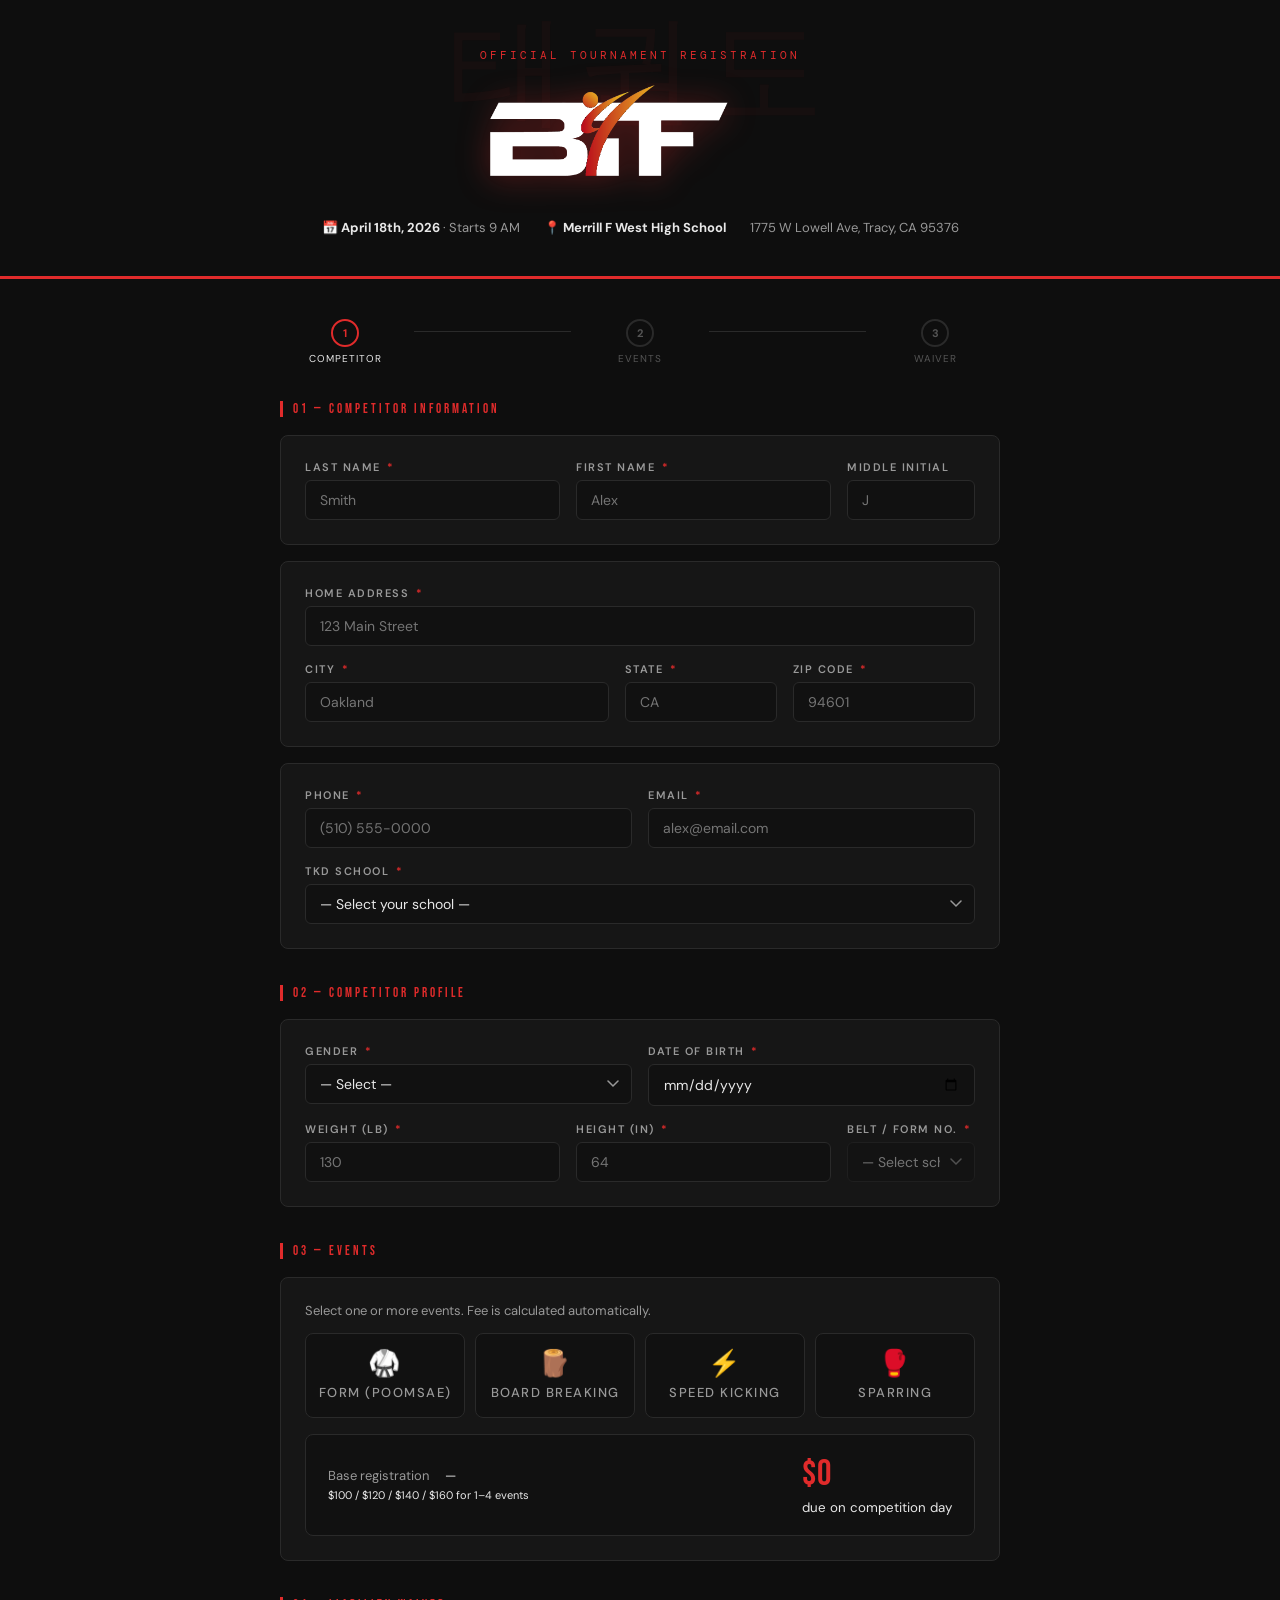
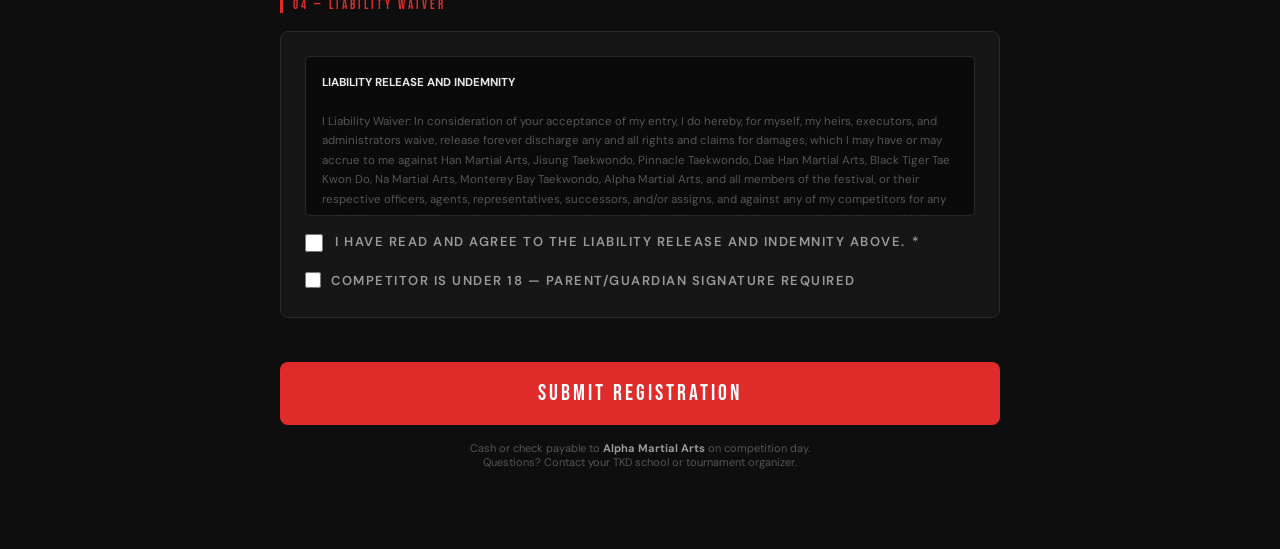
<file: index.html>
<!DOCTYPE html>
<html lang="en">
<head>
<meta charset="UTF-8">
<meta name="viewport" content="width=device-width, initial-scale=1.0">
<title>Bay Area Taekwondo Festival — Registration</title>
<link rel="preconnect" href="https://fonts.googleapis.com">
<link rel="preconnect" href="https://fonts.gstatic.com" crossorigin>
<link href="https://fonts.googleapis.com/css2?family=Bebas+Neue&family=DM+Sans:wght@300;400;500;600&family=DM+Mono:wght@400;500&display=swap" rel="stylesheet">

<style>
  :root {
    --red:    #e02b2b;
    --red-dk: #a81c1c;
    --gold:   #d4a017;
    --dark:   #0e0e0e;
    --panel:  #161616;
    --border: #2a2a2a;
    --muted:  #555;
    --text:   #e8e8e8;
    --sub:    #999;
  }

  *, *::before, *::after { box-sizing: border-box; margin: 0; padding: 0; }

  body {
    background: var(--dark);
    color: var(--text);
    font-family: 'DM Sans', sans-serif;
    font-weight: 400;
    min-height: 100vh;
  }

  /* ── HERO ─────────────────────────────────────────────────── */
  .hero {
    background: #0e0e0e;
    border-bottom: 3px solid var(--red);
    padding: 48px 24px 40px;
    text-align: center;
    position: relative;
    overflow: hidden;
  }

  .hero::before {
    content: '태권도';
    position: absolute;
    top: -10px; left: 50%;
    transform: translateX(-50%);
    font-size: 120px;
    font-family: 'Bebas Neue', sans-serif;
    color: rgba(224,43,43,0.04);
    letter-spacing: 8px;
    pointer-events: none;
    white-space: nowrap;
  }

  .logo-badge {
    display: inline-flex;
    align-items: center;
    gap: 14px;
    margin-bottom: 18px;
  }

  .tkd-icon {
    width: 52px;
    height: 52px;
    position: relative;
  }

  .hero-eyebrow {
    font-family: 'DM Mono', monospace;
    font-size: 11px;
    letter-spacing: 3px;
    color: var(--red);
    text-transform: uppercase;
    margin-bottom: 10px;
  }

  .hero h1 {
    font-family: 'Bebas Neue', sans-serif;
    font-size: clamp(40px, 8vw, 72px);
    letter-spacing: 4px;
    line-height: 1;
    color: #fff;
    text-transform: uppercase;
  }

  .hero h1 span { color: var(--red); }

  .hero-meta {
    margin-top: 18px;
    display: flex;
    justify-content: center;
    flex-wrap: wrap;
    gap: 8px 24px;
    font-size: 13px;
    color: var(--sub);
  }

  .hero-meta strong { color: var(--text); }

  /* ── LATE FEE BANNER ──────────────────────────────────────── */
  #late-banner {
    background: linear-gradient(90deg, #1a0a00, #2a1200);
    border: 1px solid var(--gold);
    color: var(--gold);
    font-size: 13px;
    text-align: center;
    padding: 10px 20px;
    display: none;
  }

  /* ── FORM WRAPPER ─────────────────────────────────────────── */
  .wrapper {
    max-width: 760px;
    margin: 0 auto;
    padding: 40px 20px 80px;
  }

  /* ── SECTION HEADERS ──────────────────────────────────────── */
  .section-label {
    font-family: 'Bebas Neue', sans-serif;
    font-size: 13px;
    letter-spacing: 3px;
    color: var(--red);
    text-transform: uppercase;
    border-left: 3px solid var(--red);
    padding-left: 10px;
    margin: 36px 0 18px;
  }

  /* ── CARDS ────────────────────────────────────────────────── */
  .card {
    background: var(--panel);
    border: 1px solid var(--border);
    border-radius: 8px;
    padding: 24px;
    margin-bottom: 16px;
  }

  /* ── GRID ─────────────────────────────────────────────────── */
  .grid { display: grid; gap: 16px; }
  .grid-2 { grid-template-columns: 1fr 1fr; }
  .grid-3 { grid-template-columns: 2fr 2fr 1fr; }
  .grid-city { grid-template-columns: 2fr 1fr 1.2fr; }

  @media (max-width: 560px) {
    .grid-2, .grid-3, .grid-city { grid-template-columns: 1fr; }
  }

  /* ── FORM CONTROLS ────────────────────────────────────────── */
  .field { display: flex; flex-direction: column; gap: 6px; }

  label {
    font-size: 11px;
    font-weight: 600;
    letter-spacing: 1.5px;
    color: var(--sub);
    text-transform: uppercase;
  }

  label .req { color: var(--red); margin-left: 2px; }

  input[type="text"],
  input[type="email"],
  input[type="tel"],
  input[type="date"],
  input[type="number"],
  select {
    background: #111;
    border: 1px solid var(--border);
    border-radius: 6px;
    color: var(--text);
    font-family: 'DM Sans', sans-serif;
    font-size: 14px;
    padding: 10px 14px;
    transition: border-color .2s, box-shadow .2s;
    -webkit-appearance: none;
    appearance: none;
    width: 100%;
  }

  input:focus, select:focus {
    outline: none;
    border-color: var(--red);
    box-shadow: 0 0 0 3px rgba(224,43,43,.12);
  }

  select { background-image: url("data:image/svg+xml,%3Csvg xmlns='http://www.w3.org/2000/svg' width='12' height='8' viewBox='0 0 12 8'%3E%3Cpath d='M1 1l5 5 5-5' stroke='%23999' stroke-width='1.5' fill='none' stroke-linecap='round'/%3E%3C/svg%3E"); background-repeat: no-repeat; background-position: right 12px center; padding-right: 34px; }

  /* ── EVENTS ───────────────────────────────────────────────── */
  .events-grid {
    display: grid;
    grid-template-columns: repeat(auto-fit, minmax(150px, 1fr));
    gap: 10px;
    margin-top: 8px;
  }

  .event-check {
    display: none;
  }

  .event-label {
    display: flex;
    flex-direction: column;
    align-items: center;
    justify-content: center;
    gap: 8px;
    padding: 16px 12px;
    background: #111;
    border: 1.5px solid var(--border);
    border-radius: 8px;
    cursor: pointer;
    text-align: center;
    transition: all .2s;
    font-size: 13px;
    font-weight: 500;
    color: var(--sub);
    user-select: none;
  }

  .event-label .evt-icon { font-size: 26px; line-height: 1; }
  .event-label:hover { border-color: var(--red); color: var(--text); }
  .event-check:checked + .event-label {
    border-color: var(--red);
    background: rgba(224,43,43,.08);
    color: #fff;
    box-shadow: 0 0 0 2px rgba(224,43,43,.18);
  }

  /* ── FEE DISPLAY ──────────────────────────────────────────── */
  .fee-display {
    background: #111;
    border: 1px solid var(--border);
    border-radius: 8px;
    padding: 18px 22px;
    display: flex;
    justify-content: space-between;
    align-items: center;
    flex-wrap: wrap;
    gap: 12px;
    margin-top: 16px;
  }

  .fee-rows { display: flex; flex-direction: column; gap: 4px; }
  .fee-row { display: flex; gap: 16px; font-size: 13px; color: var(--sub); }
  .fee-row span:last-child { color: var(--text); font-variant-numeric: tabular-nums; }

  .fee-total {
    font-family: 'Bebas Neue', sans-serif;
    font-size: 36px;
    letter-spacing: 1px;
    color: var(--red);
  }

  .fee-total small { font-family: 'DM Sans', sans-serif; font-size: 13px; color: var(--sub); display: block; text-align: right; letter-spacing: 0; font-family: 'DM Sans', sans-serif; }

  /* ── WAIVER ───────────────────────────────────────────────── */
  .waiver-box {
    background: #0a0a0a;
    border: 1px solid var(--border);
    border-radius: 6px;
    padding: 16px;
    max-height: 160px;
    overflow-y: auto;
    font-size: 11.5px;
    color: var(--muted);
    line-height: 1.7;
    margin-bottom: 16px;
    scrollbar-width: thin;
    scrollbar-color: var(--border) transparent;
  }

  .waiver-box::-webkit-scrollbar { width: 4px; }
  .waiver-box::-webkit-scrollbar-thumb { background: var(--border); border-radius: 4px; }

  .waiver-check-row {
    display: flex;
    align-items: flex-start;
    gap: 12px;
    cursor: pointer;
  }

  .waiver-check-row input[type="checkbox"] {
    width: 18px;
    height: 18px;
    min-width: 18px;
    accent-color: var(--red);
    margin-top: 2px;
    cursor: pointer;
  }

  .waiver-check-row span {
    font-size: 13px;
    color: var(--sub);
    line-height: 1.5;
  }

  /* ── GUARDIAN SECTION ─────────────────────────────────────── */
  #guardian-section {
    display: none;
    margin-top: 20px;
    padding-top: 16px;
    border-top: 1px solid var(--border);
  }

  .under18-check-row {
    display: flex;
    align-items: center;
    gap: 10px;
    margin-bottom: 4px;
    cursor: pointer;
  }

  .under18-check-row input[type="checkbox"] {
    width: 16px;
    height: 16px;
    accent-color: var(--gold);
    cursor: pointer;
  }

  .under18-check-row span { font-size: 13px; color: var(--sub); }

  /* ── SUBMIT ───────────────────────────────────────────────── */
  .submit-btn {
    width: 100%;
    padding: 18px;
    background: var(--red);
    border: none;
    border-radius: 8px;
    color: #fff;
    font-family: 'Bebas Neue', sans-serif;
    font-size: 22px;
    letter-spacing: 3px;
    cursor: pointer;
    transition: background .2s, transform .1s;
    margin-top: 28px;
  }

  .submit-btn:hover { background: var(--red-dk); }
  .submit-btn:active { transform: scale(.98); }
  .submit-btn:disabled { background: var(--border); color: var(--muted); cursor: not-allowed; }

  /* ── SUCCESS SCREEN ───────────────────────────────────────── */
  #success-screen {
    display: none;
    text-align: center;
    padding: 80px 24px;
  }

  .success-icon {
    font-size: 72px;
    display: block;
    margin-bottom: 24px;
    animation: pop .4s cubic-bezier(.34,1.56,.64,1) both;
  }

  @keyframes pop {
    from { transform: scale(0); opacity: 0; }
    to   { transform: scale(1); opacity: 1; }
  }

  #success-screen h2 {
    font-family: 'Bebas Neue', sans-serif;
    font-size: 48px;
    letter-spacing: 3px;
    margin-bottom: 12px;
  }

  #success-screen p { color: var(--sub); font-size: 15px; line-height: 1.6; }
  #success-screen .total-confirm { color: var(--red); font-size: 28px; font-family: 'Bebas Neue', sans-serif; letter-spacing: 2px; margin: 16px 0; }

  /* ── ERROR MSG ────────────────────────────────────────────── */
  .error-msg { color: #f87171; font-size: 12px; margin-top: 4px; display: none; }

  /* ── SPINNER ──────────────────────────────────────────────── */
  .spinner {
    width: 20px; height: 20px;
    border: 2px solid rgba(255,255,255,.3);
    border-top-color: #fff;
    border-radius: 50%;
    animation: spin .7s linear infinite;
    display: inline-block;
    vertical-align: middle;
    margin-right: 8px;
  }
  @keyframes spin { to { transform: rotate(360deg); } }

  /* ── DIVIDER ──────────────────────────────────────────────── */
  .divider {
    border: none;
    border-top: 1px solid var(--border);
    margin: 6px 0 20px;
  }

  /* ── STEP INDICATOR ───────────────────────────────────────── */
  .steps {
    display: flex;
    align-items: center;
    gap: 0;
    margin-bottom: 32px;
    justify-content: center;
  }

  .step { display: flex; flex-direction: column; align-items: center; gap: 5px; flex: 1; max-width: 130px; }
  .step-dot { width: 28px; height: 28px; border-radius: 50%; border: 2px solid var(--border); display: flex; align-items: center; justify-content: center; font-size: 11px; font-weight: 700; color: var(--muted); background: var(--dark); position: relative; z-index: 1; transition: all .3s; }
  .step.active .step-dot { border-color: var(--red); color: var(--red); }
  .step.done .step-dot { background: var(--red); border-color: var(--red); color: #fff; }
  .step-label { font-size: 10px; letter-spacing: 1px; text-transform: uppercase; color: var(--muted); text-align: center; }
  .step.active .step-label { color: var(--text); }
  .step-line { flex: 1; height: 1px; background: var(--border); margin: 0 4px; transform: translateY(-10px); }
</style>
</head>

<body>

<!-- ── HERO ───────────────────────────────────────────────────── -->
<div class="hero">
  <div class="hero-eyebrow">Official Tournament Registration</div>
  <div style="display:flex;justify-content:center;margin-bottom:14px">
    <a id="logo-back-link" href="#" target="_top" title="Back to tournament website" style="display:inline-block;cursor:pointer">
    <img src="[data-uri]"
         alt="Bay Area Taekwondo Festival"
         style="max-width:320px;width:80%;height:auto;display:block;filter:drop-shadow(0 2px 16px rgba(224,43,43,0.35))"
    />
    </a>
  </div>
  <div class="hero-meta">
    <span>📅 <strong>April 18th, 2026</strong> · Starts 9 AM</span>
    <span>📍 <strong>Merrill F West High School</strong></span>
    <span>1775 W Lowell Ave, Tracy, CA 95376</span>
  </div>
</div>

<!-- ── LATE FEE BANNER ──────────────────────────────────────────── -->
<div id="late-banner">
  ⚠️ Registration after April 11, 2026 incurs a <strong>$20 late fee</strong>.
</div>

<!-- ── MAIN ─────────────────────────────────────────────────────── -->
<div class="wrapper">

  <!-- Step indicators -->
  <div class="steps">
    <div class="step active" id="step-ind-1">
      <div class="step-dot">1</div>
      <div class="step-label">Competitor</div>
    </div>
    <div class="step-line"></div>
    <div class="step" id="step-ind-2">
      <div class="step-dot">2</div>
      <div class="step-label">Events</div>
    </div>
    <div class="step-line"></div>
    <div class="step" id="step-ind-3">
      <div class="step-dot">3</div>
      <div class="step-label">Waiver</div>
    </div>
  </div>

  <!-- ── SUCCESS SCREEN (hidden until submit) ──────────────────── -->
  <div id="success-screen">
    <span class="success-icon">🥋</span>
    <h2>You're Registered!</h2>
    <p id="success-name"></p>
    <div class="total-confirm" id="success-fee"></div>
    <p style="margin-top:8px;">Please bring <strong style="color:var(--text)">cash or check</strong> made payable to <strong style="color:var(--text)">Alpha Martial Arts</strong> on competition day.</p>
    <p style="margin-top:24px;font-size:12px;">📅 April 18, 2026 · Merrill F West High School · Tracy, CA</p>
  </div>

  <!-- ── FORM ──────────────────────────────────────────────────── -->
  <div id="reg-form">

    <!-- SECTION 1: Competitor Info -->
    <div class="section-label">01 — Competitor Information</div>

    <div class="card">
      <div class="grid grid-3">
        <div class="field">
          <label>Last Name <span class="req">*</span></label>
          <input type="text" id="lastName" placeholder="Smith" required>
          <div class="error-msg" id="err-lastName">Required</div>
        </div>
        <div class="field">
          <label>First Name <span class="req">*</span></label>
          <input type="text" id="firstName" placeholder="Alex" required>
          <div class="error-msg" id="err-firstName">Required</div>
        </div>
        <div class="field">
          <label>Middle Initial</label>
          <input type="text" id="middleInitial" placeholder="J" maxlength="2">
        </div>
      </div>
    </div>

    <div class="card">
      <div class="field" style="margin-bottom:16px">
        <label>Home Address <span class="req">*</span></label>
        <input type="text" id="homeAddress" placeholder="123 Main Street" required>
        <div class="error-msg" id="err-homeAddress">Required</div>
      </div>
      <div class="grid grid-city">
        <div class="field">
          <label>City <span class="req">*</span></label>
          <input type="text" id="city" placeholder="Oakland" required>
          <div class="error-msg" id="err-city">Required</div>
        </div>
        <div class="field">
          <label>State <span class="req">*</span></label>
          <input type="text" id="state" placeholder="CA" maxlength="2">
          <div class="error-msg" id="err-state">Required</div>
        </div>
        <div class="field">
          <label>Zip Code <span class="req">*</span></label>
          <input type="text" id="zipCode" placeholder="94601" maxlength="10">
          <div class="error-msg" id="err-zipCode">Required</div>
        </div>
      </div>
    </div>

    <div class="card">
      <div class="grid grid-2">
        <div class="field">
          <label>Phone <span class="req">*</span></label>
          <input type="tel" id="phone" placeholder="(510) 555-0000" required>
          <div class="error-msg" id="err-phone">Required</div>
        </div>
        <div class="field">
          <label>Email <span class="req">*</span></label>
          <input type="email" id="email" placeholder="alex@email.com" required>
          <div class="error-msg" id="err-email">Required</div>
        </div>
      </div>
      <div class="field" style="margin-top:16px">
        <label>TKD School <span class="req">*</span></label>
        <select id="tkdSchool" required onchange="toggleOtherSchool(this.value)">
          <option value="">— Select your school —</option>
          <option>Alpha Martial Arts</option>
          <option>Black Tiger Tae Kwon Do</option>
          <option>Dae Han Martial Arts</option>
          <option>Han Martial Arts</option>
          <option>Jisung Taekwondo</option>
          <option>Monterey Bay Taekwondo</option>
          <option>Na Martial Arts</option>
          <option>Pinnacle Taekwondo</option>
          <option value="other">Other…</option>
        </select>
        <input type="text" id="tkdSchoolOther" placeholder="Enter your school name"
               style="display:none; margin-top:8px">
        <div class="error-msg" id="err-tkdSchool">Required</div>
      </div>
    </div>

    <!-- SECTION 2: Competitor Profile -->
    <div class="section-label">02 — Competitor Profile</div>

    <div class="card">
      <div class="grid grid-2" style="margin-bottom:16px">
        <div class="field">
          <label>Gender <span class="req">*</span></label>
          <select id="gender" required>
            <option value="">— Select —</option>
            <option>Male</option>
            <option>Female</option>
            <option>Non-binary / Other</option>
            <option>Prefer not to say</option>
          </select>
          <div class="error-msg" id="err-gender">Required</div>
        </div>
        <div class="field">
          <label>Date of Birth <span class="req">*</span></label>
          <input type="date" id="dob" required>
          <div class="error-msg" id="err-dob">Required</div>
        </div>
      </div>
      <div class="grid grid-3">
        <div class="field">
          <label>Weight (LB) <span class="req">*</span></label>
          <input type="number" id="weight" placeholder="130" min="30" max="400" required>
          <div class="error-msg" id="err-weight">Required</div>
        </div>
        <div class="field">
          <label>Height (in) <span class="req">*</span></label>
          <input type="number" id="height" placeholder="64" min="24" max="96" required>
          <div class="error-msg" id="err-height">Required</div>
        </div>
        <div class="field">
          <label>Belt / Form No. <span class="req">*</span></label>
          <select id="beltFormNo" disabled style="opacity:.45;cursor:not-allowed">
            <option value="">— Select school first —</option>
          </select>
          <div class="error-msg" id="err-beltFormNo">Please select a belt rank</div>
        </div>
      </div>
    </div>

    <!-- SECTION 3: Events -->
    <div class="section-label" id="section-events">03 — Events</div>

    <div class="card">
      <p style="font-size:13px;color:var(--sub);margin-bottom:14px">Select one or more events. Fee is calculated automatically.</p>

      <div class="events-grid">
        <input type="checkbox" class="event-check" id="ev-form"     name="events" value="Form">
        <label for="ev-form" class="event-label">
          <span class="evt-icon">🥋</span>Form (Poomsae)
        </label>

        <input type="checkbox" class="event-check" id="ev-board"    name="events" value="Board Breaking">
        <label for="ev-board" class="event-label">
          <span class="evt-icon">🪵</span>Board Breaking
        </label>

        <input type="checkbox" class="event-check" id="ev-speed"    name="events" value="Speed Kicking">
        <label for="ev-speed" class="event-label">
          <span class="evt-icon">⚡</span>Speed Kicking
        </label>

        <input type="checkbox" class="event-check" id="ev-sparring" name="events" value="Sparring">
        <label for="ev-sparring" class="event-label">
          <span class="evt-icon">🥊</span>Sparring
        </label>
      </div>

      <div class="error-msg" id="err-events" style="display:none;margin-top:10px">Please select at least one event.</div>

      <!-- Fee display -->
      <div class="fee-display">
        <div class="fee-rows">
          <div class="fee-row"><span>Base registration</span><span id="fee-base">—</span></div>
          <div class="fee-row" id="late-fee-row" style="display:none"><span>Late fee</span><span id="fee-late">+ $20</span></div>
          <div class="fee-row" style="font-size:11px;color:var(--muted)">
            <span>$100 / $120 / $140 / $160 for 1–4 events</span>
          </div>
        </div>
        <div>
          <div class="fee-total" id="fee-total">$0</div>
          <small>due on competition day</small>
        </div>
      </div>
    </div>

    <!-- SECTION 4: Waiver -->
    <div class="section-label">04 — Liability Waiver</div>

    <div class="card">
      <div class="waiver-box">
        <strong style="color:var(--text)">LIABILITY RELEASE AND INDEMNITY</strong><br><br>
        I Liability Waiver: In consideration of your acceptance of my entry, I do hereby, for myself, my heirs, executors, and administrators waive, release forever discharge any and all rights and claims for damages, which I may have or may accrue to me against Han Martial Arts, Jisung Taekwondo, Pinnacle Taekwondo, Dae Han Martial Arts, Black Tiger Tae Kwon Do, Na Martial Arts, Monterey Bay Taekwondo, Alpha Martial Arts, and all members of the festival, or their respective officers, agents, representatives, successors, and/or assigns, and against any of my competitors for any and all damages which may be sustained by me in connection with my association or entry in the above athletic meet and competition, and in connection with any medical services I may be provided in connection with any such injury or illness, or which may arise out of traveling to, participating in, and returning from this athletic meet. I understand that Taekwondo is a body contact sport, and I further understand all contents of the 2025 rules and regulations and general information which was published by the sponsors and I agree with them in their entirety. I further understand that I may be dismissed from the premises without compensation or refund if my conduct is not courteous and cooperative for the successful operation of the championships. I hereby agree to all terms and conditions of the liability waiver above.
      </div>

      <label class="waiver-check-row" id="waiver-row">
        <input type="checkbox" id="agreedToWaiver" required>
        <span>I have read and agree to the Liability Release and Indemnity above. <span class="req">*</span></span>
      </label>
      <div class="error-msg" id="err-waiver">You must agree to the waiver to register.</div>

      <!-- Under 18 toggle -->
      <div style="margin-top:20px;">
        <label class="under18-check-row">
          <input type="checkbox" id="isUnder18" onchange="toggleGuardian(this.checked)">
          <span>Competitor is under 18 — parent/guardian signature required</span>
        </label>
      </div>

      <div id="guardian-section">
        <div class="field" style="margin-top:12px">
          <label>Parent / Guardian Full Name <span class="req">*</span></label>
          <input type="text" id="guardianName" placeholder="Parent or guardian name">
          <div class="error-msg" id="err-guardianName">Required for competitors under 18</div>
        </div>
      </div>
    </div>

    <!-- SUBMIT -->
    <button class="submit-btn" id="submit-btn" onclick="handleSubmit()">
      Submit Registration
    </button>

    <p style="text-align:center;font-size:11px;color:var(--muted);margin-top:16px">
      Cash or check payable to <strong style="color:var(--sub)">Alpha Martial Arts</strong> on competition day.<br>
      Questions? Contact your TKD school or tournament organizer.
    </p>

  </div><!-- /#reg-form -->
</div><!-- /.wrapper -->

<script>

// ── Logo back-link: resolve real deployment URL ────────────────
google.script.run
  .withSuccessHandler(function(url) {
    document.getElementById('logo-back-link').href = 'website.html';
  })
  .getScriptUrl();

// ── Late fee detection ─────────────────────────────────────────
const DEADLINE = new Date('2026-04-11T23:59:59');
const isLate   = new Date() > DEADLINE;

if (isLate) {
  document.getElementById('late-banner').style.display = 'block';
  document.getElementById('late-fee-row').style.display = 'flex';
}

// ── Fee map ────────────────────────────────────────────────────
const FEE_MAP = { 0:0, 1:100, 2:120, 3:140, 4:160 };

function updateFee() {
  const checked = [...document.querySelectorAll('.event-check:checked')];
  const n       = checked.length;
  const base    = FEE_MAP[Math.min(n,4)] || 0;
  const late    = isLate ? 20 : 0;
  const total   = base + late;

  document.getElementById('fee-base').textContent = n > 0 ? `$${base}` : '—';
  document.getElementById('fee-total').textContent = n > 0 ? `$${total}` : '$0';

  // Update step indicator
  if (n > 0) markStep(2);
}

document.querySelectorAll('.event-check').forEach(cb => {
  cb.addEventListener('change', updateFee);
});

// ── Step indicator helpers ─────────────────────────────────────
function markStep(n) {
  for (let i = 1; i < n; i++) {
    const el = document.getElementById(`step-ind-${i}`);
    el.classList.remove('active');
    el.classList.add('done');
    el.querySelector('.step-dot').textContent = '✓';
  }
  const cur = document.getElementById(`step-ind-${n}`);
  if (cur) cur.classList.add('active');
}

// Scroll-based step activation
const sections = [
  { el: document.getElementById('lastName'),        step: 1 },
  { el: document.getElementById('section-events'),  step: 2 },
  { el: document.getElementById('waiver-row'),      step: 3 },
];


// ── Belt data per school ──────────────────────────────────────
const SCHOOL_BELTS = {
  'Alpha Martial Arts': [
    {belt:'White',level:0},{belt:'Orange',level:1},{belt:'Yellow',level:2},
    {belt:'Green',level:3},{belt:'Blue',level:4},{belt:'Purple',level:5},
    {belt:'Red',level:6},{belt:'Adv. Red',level:7},{belt:'Double Black Stripe',level:8},
    {belt:'Black',level:9}
  ],
  'Black Tiger Tae Kwon Do': [
    {belt:'White',level:0},{belt:'Orange',level:1},{belt:'Yellow',level:2},
    {belt:'Green',level:3},{belt:'Blue',level:4},{belt:'Camo',level:5},
    {belt:'Purple',level:6},{belt:'Red',level:7},{belt:'Brown',level:8},
    {belt:'Poom',level:8},{belt:'Black',level:9}
  ],
  'Dae Han Martial Arts': [
    {belt:'White',level:0},{belt:'Yellow',level:1},{belt:'Orange',level:2},
    {belt:'Green',level:3},{belt:'Purple',level:4},{belt:'Blue',level:5},
    {belt:'Red',level:6},{belt:'Brown',level:7},{belt:'Poom',level:8},
    {belt:'Black',level:9}
  ],
  'Han Martial Arts': [
    {belt:'White',level:0},{belt:'Yellow',level:1},{belt:'Int./Adv. Yellow',level:2},
    {belt:'Green',level:3},{belt:'Int./Adv. Green',level:4},{belt:'Blue',level:5},
    {belt:'Adv. Blue',level:6},{belt:'Red',level:7},{belt:'Adv. Red',level:8},
    {belt:'Half Black',level:8},{belt:'Black',level:9}
  ],
  'Monterey Bay Taekwondo': [
    {belt:'White',level:0},{belt:'Yellow',level:1},{belt:'Orange',level:2},
    {belt:'Purple',level:3},{belt:'Green',level:4},{belt:'Blue',level:5},
    {belt:'Brown',level:6},{belt:'Red',level:7},{belt:'Poom',level:8},
    {belt:'Black',level:9}
  ],
  'Na Martial Arts': [
    {belt:'White',level:0},{belt:'Yellow',level:1},{belt:'Adv. Yellow',level:2},
    {belt:'Green',level:3},{belt:'Adv. Green',level:4},{belt:'Blue',level:5},
    {belt:'Adv. Blue',level:6},{belt:'Red',level:7},{belt:'Adv. Red',level:8},
    {belt:'Half Black',level:8},{belt:'Black',level:9}
  ],
  'Pinnacle Taekwondo': [
    {belt:'White',level:0},{belt:'Yellow',level:1},{belt:'Adv. Yellow',level:2},
    {belt:'Green',level:3},{belt:'Adv. Green',level:4},{belt:'Blue',level:5},
    {belt:'Adv. Blue',level:6},{belt:'Red',level:7},{belt:'Adv. Red',level:8},
    {belt:'Poom',level:8},{belt:'Black',level:9}
  ],
};

function updateBeltDropdown(schoolVal) {
  const sel = document.getElementById('beltFormNo');
  const data = SCHOOL_BELTS[schoolVal];
  sel.innerHTML = '';

  if (!data) {
    sel.innerHTML = '<option value="">— Select school first —</option>';
    sel.disabled = true;
    sel.style.opacity = '.45';
    sel.style.cursor  = 'not-allowed';
    return;
  }

  sel.innerHTML = '<option value="">— Select belt —</option>' +
    data.map(d => `<option value="${d.belt} (Lv.${d.level})">${d.belt} — Division Level ${d.level}</option>`).join('');
  sel.disabled = false;
  sel.style.opacity = '1';
  sel.style.cursor  = 'pointer';
}

// Hook into existing school change
document.getElementById('tkdSchool').addEventListener('change', function() {
  const val = this.value === 'other' ? '' : this.value;
  updateBeltDropdown(val);
});

// ── Other school toggle ────────────────────────────────────────
function toggleOtherSchool(val) {
  const other = document.getElementById('tkdSchoolOther');
  other.style.display = val === 'other' ? 'block' : 'none';
  if (val !== 'other') other.value = '';
}

// ── Guardian toggle ────────────────────────────────────────────
function toggleGuardian(show) {
  document.getElementById('guardian-section').style.display = show ? 'block' : 'none';
}

// ── Validation ─────────────────────────────────────────────────
const REQUIRED_FIELDS = [
  'lastName','firstName','homeAddress','city','state',
  'zipCode','phone','email','tkdSchool','beltFormNo',
  'gender','dob','weight','height'
];

function showErr(id, show) {
  const el = document.getElementById('err-' + id);
  if (el) el.style.display = show ? 'block' : 'none';
  const inp = document.getElementById(id);
  if (inp) inp.style.borderColor = show ? '#f87171' : '';
}

function validate() {
  let ok = true;

  REQUIRED_FIELDS.forEach(id => {
    const v = (document.getElementById(id)?.value || '').trim();
    if (!v) { showErr(id, true); ok = false; }
    else      showErr(id, false);
  });

  // If "Other" school selected, require the text field
  if (document.getElementById('tkdSchool').value === 'other') {
    const ov = (document.getElementById('tkdSchoolOther').value || '').trim();
    if (!ov) { showErr('tkdSchool', true); ok = false; }
  }

  // Events
  const evts = [...document.querySelectorAll('.event-check:checked')];
  const evErr = document.getElementById('err-events');
  if (evts.length === 0) { evErr.style.display = 'block'; ok = false; }
  else                     evErr.style.display = 'none';

  // Waiver
  const waiverErr = document.getElementById('err-waiver');
  if (!document.getElementById('agreedToWaiver').checked) {
    waiverErr.style.display = 'block'; ok = false;
  } else {
    waiverErr.style.display = 'none';
  }

  // Guardian
  if (document.getElementById('isUnder18').checked) {
    const gn = (document.getElementById('guardianName')?.value || '').trim();
    if (!gn) { showErr('guardianName', true); ok = false; }
    else       showErr('guardianName', false);
  }

  return ok;
}

// ── Submit ─────────────────────────────────────────────────────
function handleSubmit() {
  if (!validate()) {
    // Scroll to first error
    const first = document.querySelector('[style*="border-color: rgb(248, 113, 113)"]');
    if (first) first.scrollIntoView({ behavior: 'smooth', block: 'center' });
    return;
  }

  const btn = document.getElementById('submit-btn');
  btn.disabled = true;
  btn.innerHTML = '<span class="spinner"></span> Submitting…';

  const events = [...document.querySelectorAll('.event-check:checked')].map(c => c.value);
  const n      = events.length;
  const total  = (FEE_MAP[Math.min(n,4)] || 0) + (isLate ? 20 : 0);

  const data = {
    lastName:       document.getElementById('lastName').value.trim(),
    firstName:      document.getElementById('firstName').value.trim(),
    middleInitial:  document.getElementById('middleInitial').value.trim(),
    homeAddress:    document.getElementById('homeAddress').value.trim(),
    city:           document.getElementById('city').value.trim(),
    state:          document.getElementById('state').value.trim(),
    zipCode:        document.getElementById('zipCode').value.trim(),
    phone:          document.getElementById('phone').value.trim(),
    email:          document.getElementById('email').value.trim(),
    tkdSchool:      (document.getElementById('tkdSchool').value === 'other'
                      ? document.getElementById('tkdSchoolOther').value.trim()
                      : document.getElementById('tkdSchool').value),
    gender:         document.getElementById('gender').value,
    dob:            document.getElementById('dob').value,
    weight:         document.getElementById('weight').value,
    height:         document.getElementById('height').value,
    beltFormNo:     document.getElementById('beltFormNo').value,
    events:         events,
    agreedToWaiver: document.getElementById('agreedToWaiver').checked,
    guardianName:   document.getElementById('guardianName')?.value.trim() || ''
  };

  google.script.run
    .withSuccessHandler(res => {
      if (res.success) {
        showSuccess(data, res.totalFee);
      } else {
        btn.disabled = false;
        btn.textContent = 'Submit Registration';
        alert('Error: ' + (res.error || 'Unknown error. Please try again.'));
      }
    })
    .withFailureHandler(err => {
      btn.disabled = false;
      btn.textContent = 'Submit Registration';
      alert('Submission failed: ' + err.message);
    })
    .registerCompetitor(data);
}

function showSuccess(data, fee) {
  document.getElementById('reg-form').style.display = 'none';
  const ss = document.getElementById('success-screen');
  ss.style.display = 'block';
  document.getElementById('success-name').textContent =
    `${data.firstName} ${data.lastName} · ${data.events.join(' · ')}`;
  document.getElementById('success-fee').textContent = `Total Due: $${fee}`;

  // Mark all steps done
  [1,2,3].forEach(i => {
    const el = document.getElementById(`step-ind-${i}`);
    el.classList.remove('active');
    el.classList.add('done');
    el.querySelector('.step-dot').textContent = '✓';
  });

  ss.scrollIntoView({ behavior: 'smooth' });
}
</script>
</body>
</html>
</file>
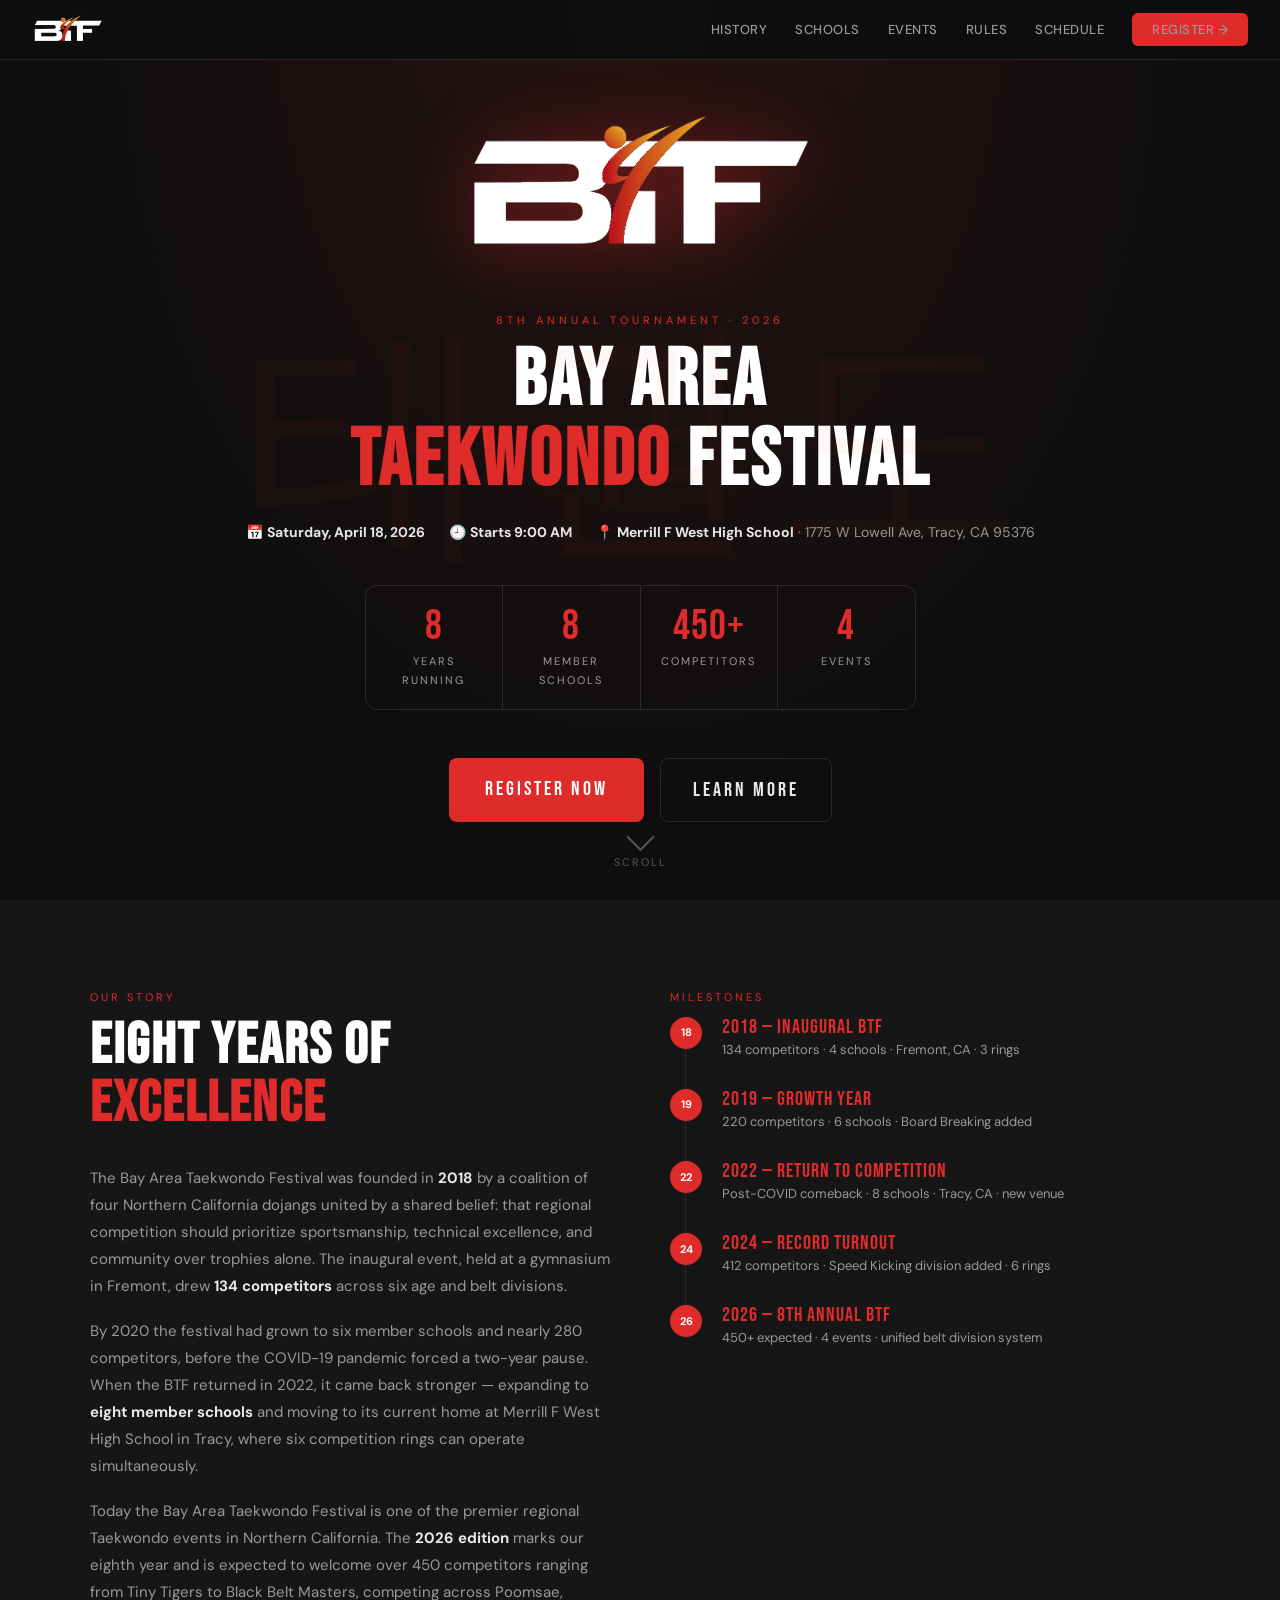
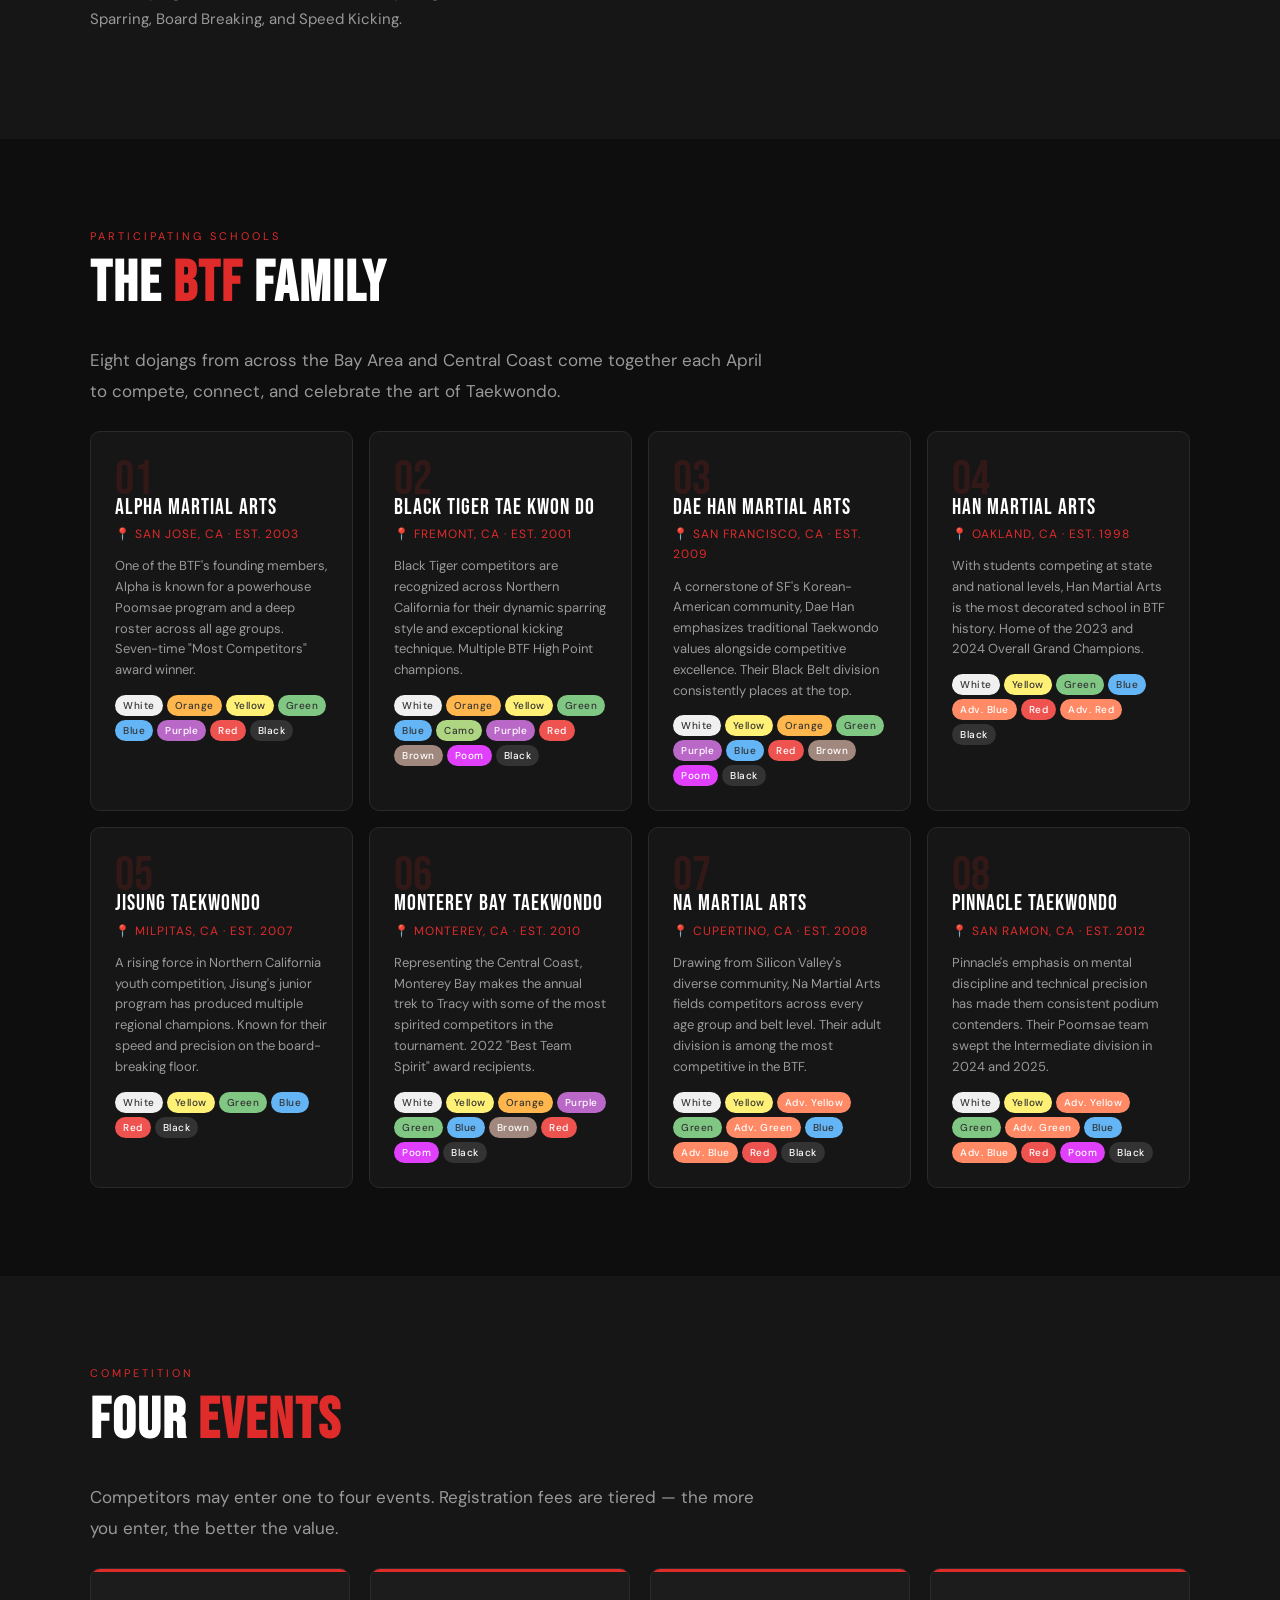
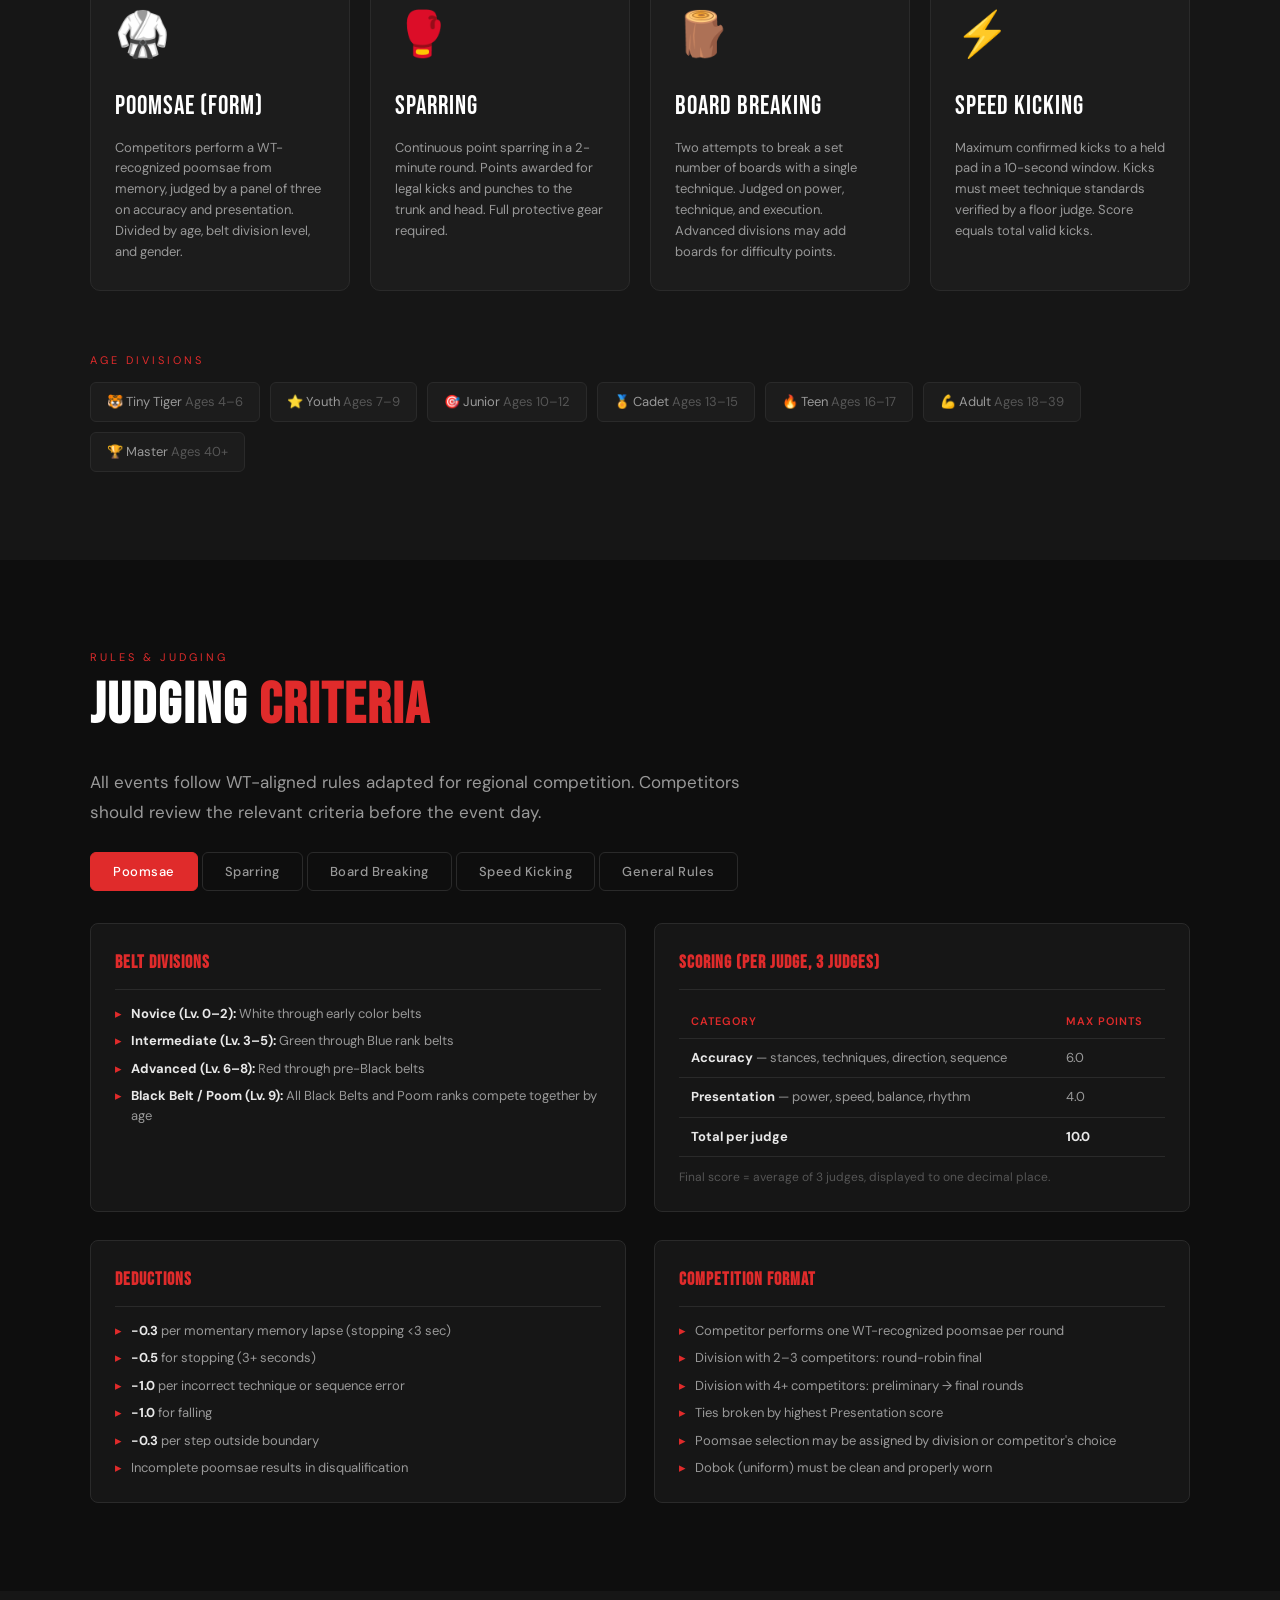
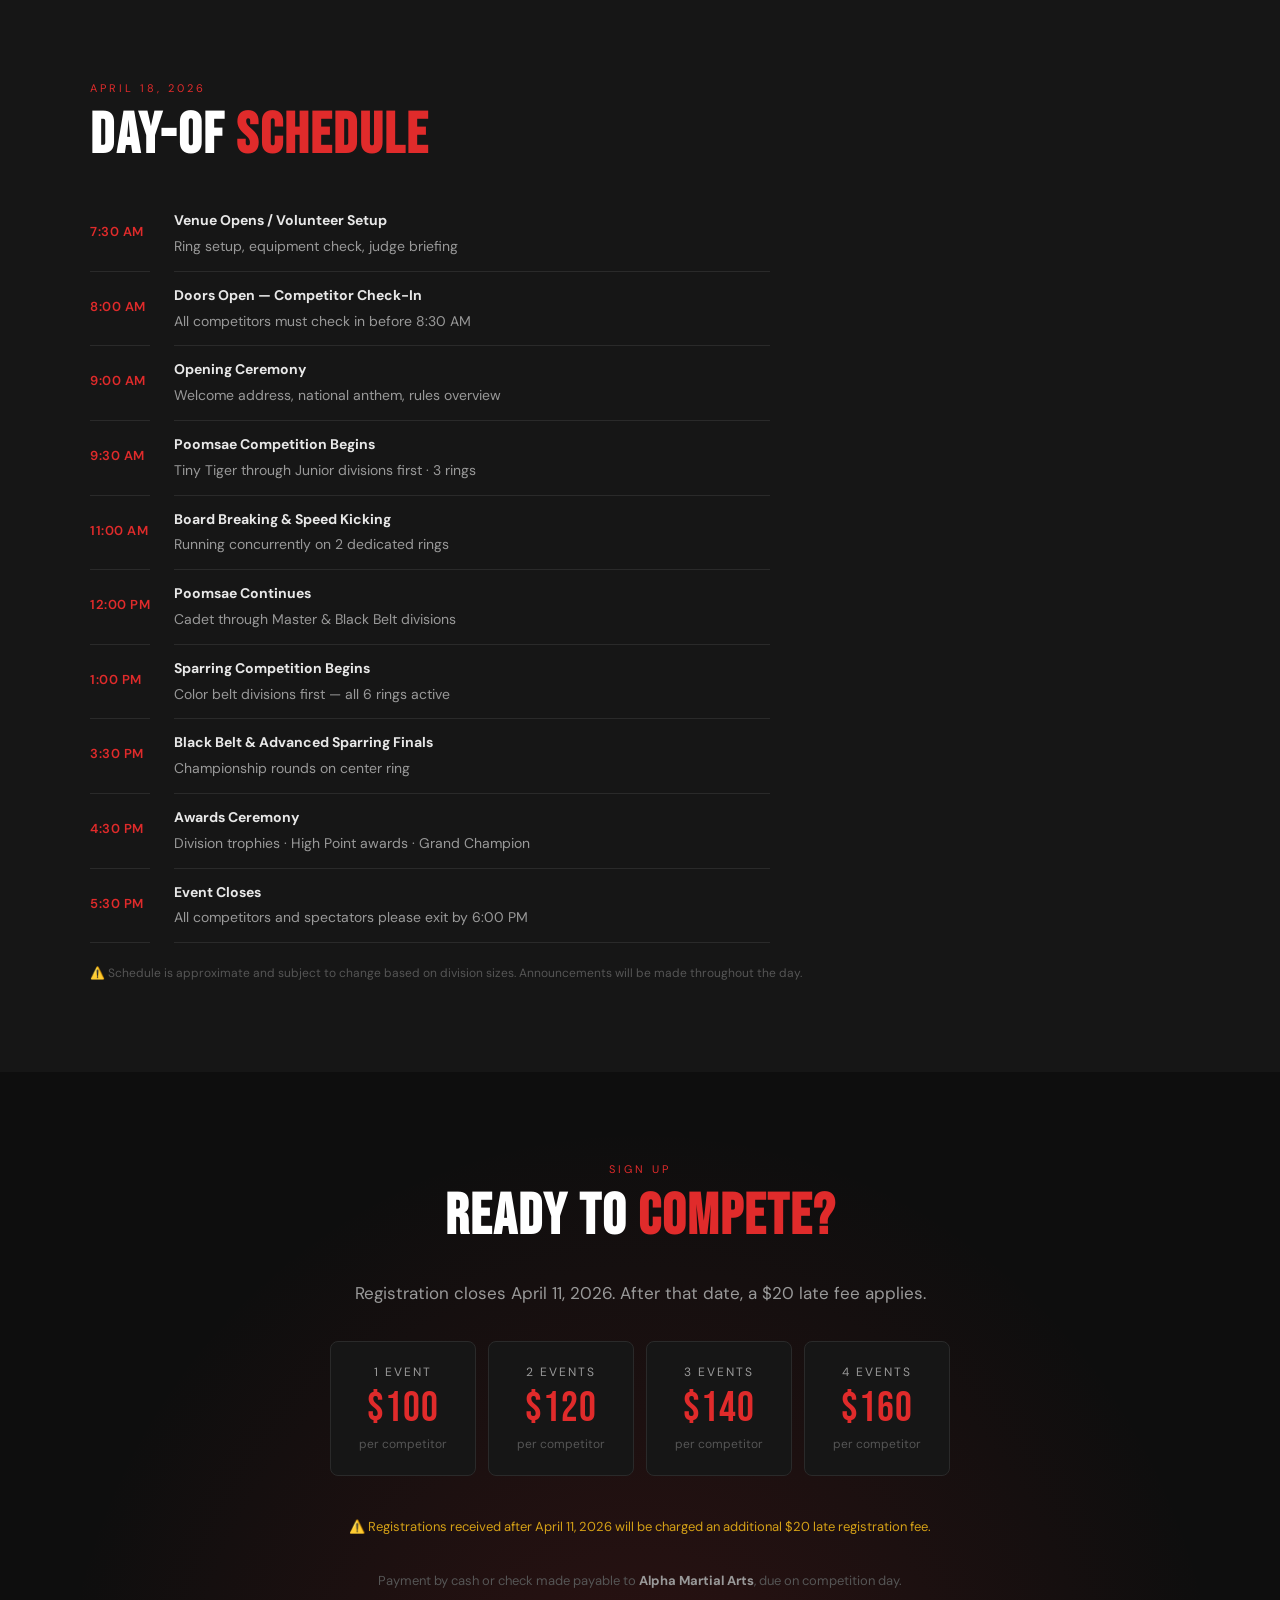
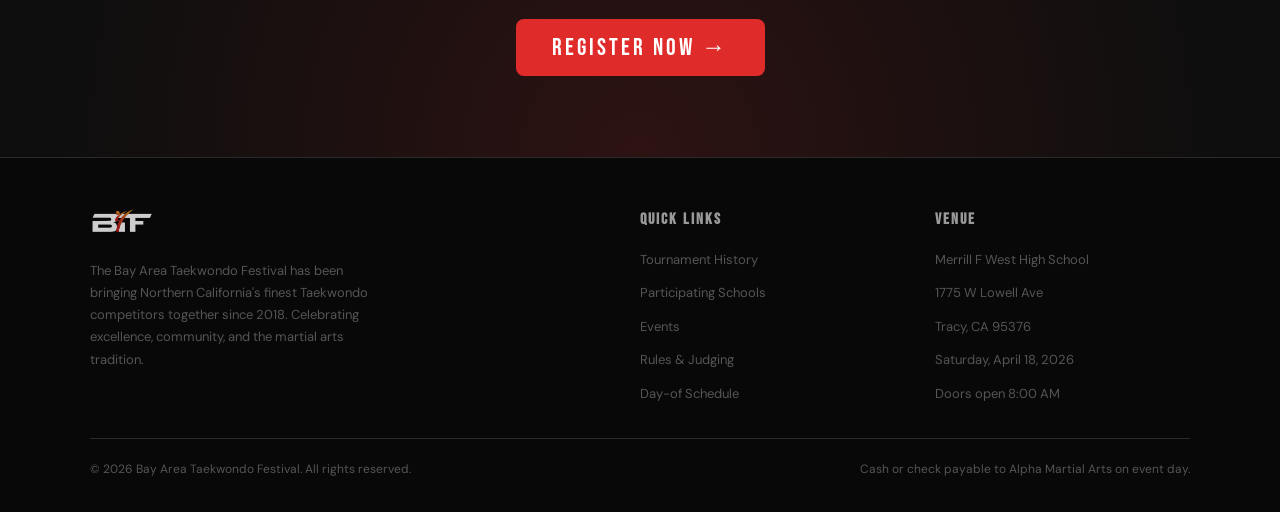
<file: btf.html>
<!DOCTYPE html>
<html lang="en">
<head>
<meta charset="UTF-8">
<meta name="viewport" content="width=device-width, initial-scale=1.0">
<title>Bay Area Taekwondo Festival 2026</title>
<link rel="preconnect" href="https://fonts.googleapis.com">
<link href="https://fonts.googleapis.com/css2?family=Bebas+Neue&family=DM+Sans:ital,wght@0,300;0,400;0,500;0,600;1,400&display=swap" rel="stylesheet">
<style>
:root{
  --red:#e02b2b;--red-dk:#a81c1c;--gold:#d4a017;
  --dark:#0e0e0e;--panel:#161616;--panel2:#1c1c1c;
  --border:#2a2a2a;--muted:#555;--text:#e8e8e8;--sub:#999;
}
*,*::before,*::after{box-sizing:border-box;margin:0;padding:0}
html{scroll-behavior:smooth}
body{background:var(--dark);color:var(--text);font-family:'DM Sans',sans-serif;font-size:15px;line-height:1.7}

/* ── NAV ── */
nav{position:fixed;top:0;left:0;right:0;z-index:100;background:rgba(14,14,14,.95);backdrop-filter:blur(12px);border-bottom:1px solid var(--border);display:flex;align-items:center;justify-content:space-between;padding:0 32px;height:60px}
.nav-logo img{height:36px;display:block}
.nav-links{display:flex;gap:28px;list-style:none}
.nav-links a{color:var(--sub);text-decoration:none;font-size:13px;font-weight:500;letter-spacing:.5px;transition:color .2s;text-transform:uppercase}
.nav-links a:hover{color:var(--text)}
.nav-cta{background:var(--red);color:#fff;padding:8px 20px;border-radius:6px;font-size:13px;font-weight:600;text-decoration:none;letter-spacing:.5px;transition:background .2s}
.nav-cta:hover{background:var(--red-dk)}
.hamburger{display:none;flex-direction:column;gap:5px;cursor:pointer;background:none;border:none;padding:4px}
.hamburger span{display:block;width:22px;height:2px;background:var(--text);border-radius:2px;transition:all .3s}
@media(max-width:700px){
  .nav-links{display:none;position:fixed;top:60px;left:0;right:0;background:var(--panel);flex-direction:column;padding:24px 32px;gap:20px;border-bottom:1px solid var(--border)}
  .nav-links.open{display:flex}
  .hamburger{display:flex}
}

/* ── HERO ── */
.hero{min-height:100vh;display:flex;flex-direction:column;align-items:center;justify-content:center;text-align:center;padding:80px 24px 60px;background:radial-gradient(ellipse at 50% 0%, rgba(224,43,43,.12) 0%, transparent 65%),var(--dark);position:relative;overflow:hidden}
.hero::before{content:'태권도';position:absolute;font-family:'Bebas Neue',sans-serif;font-size:20vw;color:rgba(224,43,43,.04);letter-spacing:8px;pointer-events:none;top:50%;transform:translateY(-50%);white-space:nowrap}
.hero-logo{max-width:360px;width:80%;height:auto;margin-bottom:32px;filter:drop-shadow(0 4px 32px rgba(224,43,43,.4))}
.hero-year{font-family:'DM Sans',monospace;font-size:11px;letter-spacing:4px;color:var(--red);text-transform:uppercase;margin-bottom:12px}
.hero h1{font-family:'Bebas Neue',sans-serif;font-size:clamp(36px,7vw,80px);letter-spacing:3px;line-height:1;color:#fff;margin-bottom:20px}
.hero h1 span{color:var(--red)}
.hero-meta{display:flex;justify-content:center;flex-wrap:wrap;gap:6px 24px;font-size:14px;color:var(--sub);margin-bottom:40px}
.hero-meta strong{color:var(--text)}
.hero-stats{display:flex;flex-wrap:wrap;justify-content:center;gap:0;margin-bottom:48px;border:1px solid var(--border);border-radius:12px;overflow:hidden;max-width:640px}
.stat{flex:1;min-width:120px;padding:20px 16px;text-align:center;border-right:1px solid var(--border)}
.stat:last-child{border-right:none}
.stat-n{font-family:'Bebas Neue',sans-serif;font-size:42px;color:var(--red);letter-spacing:1px;line-height:1}
.stat-l{font-size:11px;letter-spacing:2px;color:var(--sub);text-transform:uppercase;margin-top:4px}
.hero-btns{display:flex;gap:16px;flex-wrap:wrap;justify-content:center}
.btn-primary{background:var(--red);color:#fff;padding:14px 36px;border-radius:8px;font-family:'Bebas Neue',sans-serif;font-size:20px;letter-spacing:3px;text-decoration:none;transition:background .2s}
.btn-primary:hover{background:var(--red-dk)}
.btn-outline{border:1px solid var(--border);color:var(--text);padding:14px 32px;border-radius:8px;font-family:'Bebas Neue',sans-serif;font-size:20px;letter-spacing:3px;text-decoration:none;transition:border-color .2s,color .2s}
.btn-outline:hover{border-color:var(--red);color:var(--red)}
.scroll-hint{position:absolute;bottom:28px;left:50%;transform:translateX(-50%);display:flex;flex-direction:column;align-items:center;gap:6px;color:var(--muted);font-size:11px;letter-spacing:2px;text-transform:uppercase;animation:bob 2s ease-in-out infinite}
@keyframes bob{0%,100%{transform:translateX(-50%) translateY(0)}50%{transform:translateX(-50%) translateY(6px)}}
.scroll-arrow{width:20px;height:20px;border-right:2px solid var(--muted);border-bottom:2px solid var(--muted);transform:rotate(45deg)}

/* ── SECTIONS ── */
section{padding:88px 24px}
.section-inner{max-width:1100px;margin:0 auto}
.section-tag{font-family:'DM Sans',monospace;font-size:11px;letter-spacing:3px;color:var(--red);text-transform:uppercase;margin-bottom:10px}
.section-title{font-family:'Bebas Neue',sans-serif;font-size:clamp(32px,5vw,58px);letter-spacing:2px;color:#fff;line-height:1;margin-bottom:32px}
.section-title span{color:var(--red)}
.lead{font-size:17px;color:var(--sub);max-width:680px;line-height:1.8;margin-bottom:24px}
.divider-line{border:none;border-top:1px solid var(--border);margin:60px 0}

/* ── HISTORY ── */
#history{background:var(--panel)}
.history-grid{display:grid;grid-template-columns:1fr 1fr;gap:60px;align-items:start}
@media(max-width:700px){.history-grid{grid-template-columns:1fr}}
.history-text p{color:var(--sub);margin-bottom:18px;line-height:1.8}
.history-text p strong{color:var(--text)}
.timeline{display:flex;flex-direction:column;gap:0}
.tl-item{display:flex;gap:20px;padding-bottom:28px;position:relative}
.tl-item:not(:last-child)::before{content:'';position:absolute;left:15px;top:32px;bottom:0;width:1px;background:var(--border)}
.tl-dot{width:32px;height:32px;min-width:32px;border-radius:50%;background:var(--red);display:flex;align-items:center;justify-content:center;font-size:11px;font-weight:700;color:#fff;font-family:'DM Sans',monospace}
.tl-content{}
.tl-year{font-family:'Bebas Neue',sans-serif;font-size:20px;letter-spacing:1px;color:var(--red);line-height:1}
.tl-desc{font-size:13px;color:var(--sub);margin-top:2px}

/* ── SCHOOLS ── */
#schools{}
.schools-grid{display:grid;grid-template-columns:repeat(auto-fill,minmax(240px,1fr));gap:16px}
.school-card{background:var(--panel);border:1px solid var(--border);border-radius:10px;padding:24px;transition:border-color .2s,transform .2s}
.school-card:hover{border-color:var(--red);transform:translateY(-2px)}
.school-num{font-family:'Bebas Neue',sans-serif;font-size:48px;color:rgba(224,43,43,.15);line-height:1;margin-bottom:-8px}
.school-name{font-family:'Bebas Neue',sans-serif;font-size:22px;letter-spacing:1px;color:#fff;margin-bottom:4px;line-height:1.1}
.school-loc{font-size:12px;color:var(--red);letter-spacing:1px;margin-bottom:12px;text-transform:uppercase}
.school-desc{font-size:13px;color:var(--sub);line-height:1.6}
.school-belts{margin-top:14px;display:flex;flex-wrap:wrap;gap:4px}
.belt-pip{font-size:10px;padding:2px 8px;border-radius:20px;letter-spacing:.5px;font-weight:500}

/* belt pip colors */
.bp-white{background:#f0f0f0;color:#333}
.bp-yellow{background:#fff176;color:#333}
.bp-orange{background:#ffb74d;color:#333}
.bp-green{background:#81c784;color:#333}
.bp-blue{background:#64b5f6;color:#333}
.bp-purple{background:#ba68c8;color:#fff}
.bp-red{background:#ef5350;color:#fff}
.bp-brown{background:#a1887f;color:#fff}
.bp-black{background:#333;color:#fff}
.bp-camo{background:#aed581;color:#333}
.bp-poom{background:#e040fb;color:#fff}
.bp-adv{background:#ff8a65;color:#fff}

/* ── EVENTS ── */
#events{background:var(--panel)}
.events-grid{display:grid;grid-template-columns:repeat(auto-fill,minmax(240px,1fr));gap:20px;margin-bottom:60px}
.event-card{background:var(--panel2);border:1px solid var(--border);border-radius:10px;padding:28px 24px;position:relative;overflow:hidden;transition:border-color .2s}
.event-card:hover{border-color:var(--red)}
.event-card::before{content:'';position:absolute;top:0;left:0;right:0;height:3px;background:var(--red)}
.event-icon{font-size:44px;margin-bottom:14px;display:block}
.event-name{font-family:'Bebas Neue',sans-serif;font-size:26px;letter-spacing:1px;color:#fff;margin-bottom:8px}
.event-desc{font-size:13px;color:var(--sub);line-height:1.6}

/* ── RULES ── */
#rules{}
.rules-tabs{display:flex;gap:4px;margin-bottom:32px;flex-wrap:wrap}
.rules-tab{padding:10px 22px;border-radius:6px;border:1px solid var(--border);background:none;color:var(--sub);font-family:'DM Sans',sans-serif;font-size:13px;font-weight:500;cursor:pointer;transition:all .2s;letter-spacing:.5px}
.rules-tab.active{background:var(--red);border-color:var(--red);color:#fff}
.rules-tab:hover:not(.active){border-color:var(--red);color:var(--text)}
.rules-panel{display:none}
.rules-panel.active{display:block}
.rules-grid{display:grid;grid-template-columns:1fr 1fr;gap:28px}
@media(max-width:640px){.rules-grid{grid-template-columns:1fr}}
.rules-box{background:var(--panel);border:1px solid var(--border);border-radius:8px;padding:24px}
.rules-box h4{font-family:'Bebas Neue',sans-serif;font-size:18px;letter-spacing:1px;color:var(--red);margin-bottom:14px;border-bottom:1px solid var(--border);padding-bottom:10px}
.rules-box ul{list-style:none;display:flex;flex-direction:column;gap:8px}
.rules-box ul li{font-size:13px;color:var(--sub);padding-left:16px;position:relative;line-height:1.5}
.rules-box ul li::before{content:'▸';position:absolute;left:0;color:var(--red)}
.rules-box ul li strong{color:var(--text)}
.score-table{width:100%;border-collapse:collapse;margin-top:8px}
.score-table th,.score-table td{padding:8px 12px;text-align:left;font-size:13px;border-bottom:1px solid var(--border)}
.score-table th{color:var(--red);font-weight:600;font-size:11px;letter-spacing:1px;text-transform:uppercase}
.score-table td{color:var(--sub)}
.score-table td strong{color:var(--text)}

/* ── SCHEDULE ── */
#schedule{background:var(--panel)}
.sched-grid{display:grid;grid-template-columns:auto 1fr;gap:0 24px;max-width:680px}
.sched-time{font-family:'DM Sans',monospace;font-size:13px;color:var(--red);font-weight:600;padding:12px 0;white-space:nowrap;letter-spacing:.5px}
.sched-event{font-size:14px;color:var(--sub);padding:12px 0;border-bottom:1px solid var(--border)}
.sched-event strong{color:var(--text);display:block;margin-bottom:2px}
.sched-time-inner{padding:12px 0;border-bottom:1px solid var(--border)}

/* ── CTA ── */
#register{text-align:center;background:radial-gradient(ellipse at 50% 100%,rgba(224,43,43,.15) 0%,transparent 65%)}
.fee-table{display:flex;flex-wrap:wrap;justify-content:center;gap:12px;margin:32px 0 40px}
.fee-card{background:var(--panel);border:1px solid var(--border);border-radius:8px;padding:20px 28px;text-align:center;transition:border-color .2s}
.fee-card:hover{border-color:var(--red)}
.fee-card .fc-n{font-size:12px;letter-spacing:2px;color:var(--sub);text-transform:uppercase;margin-bottom:6px}
.fee-card .fc-p{font-family:'Bebas Neue',sans-serif;font-size:42px;color:var(--red);letter-spacing:1px;line-height:1}
.fee-card .fc-e{font-size:12px;color:var(--muted);margin-top:4px}
.late-note{font-size:13px;color:var(--gold);margin-bottom:32px}

/* ── FOOTER ── */
footer{background:#080808;border-top:1px solid var(--border);padding:48px 24px 32px}
.footer-inner{max-width:1100px;margin:0 auto;display:grid;grid-template-columns:2fr 1fr 1fr;gap:40px}
@media(max-width:600px){.footer-inner{grid-template-columns:1fr}}
.footer-logo img{height:32px;margin-bottom:14px;opacity:.8}
.footer-about{font-size:13px;color:var(--muted);line-height:1.7;max-width:300px}
.footer-col h5{font-family:'Bebas Neue',sans-serif;font-size:16px;letter-spacing:2px;color:var(--sub);margin-bottom:14px;text-transform:uppercase}
.footer-col ul{list-style:none;display:flex;flex-direction:column;gap:8px}
.footer-col ul li a{font-size:13px;color:var(--muted);text-decoration:none;transition:color .2s}
.footer-col ul li a:hover{color:var(--text)}
.footer-bottom{max-width:1100px;margin:32px auto 0;padding-top:20px;border-top:1px solid var(--border);display:flex;justify-content:space-between;align-items:center;flex-wrap:wrap;gap:8px;font-size:12px;color:var(--muted)}
</style>
</head>
<body>

<!-- ── NAV ─────────────────────────────────────────────────── -->
<nav>
  <div class="nav-logo">
    <img src="[data-uri]" alt="BTF">
  </div>
  <button class="hamburger" onclick="this.nextElementSibling.classList.toggle('open')" aria-label="Menu">
    <span></span><span></span><span></span>
  </button>
  <ul class="nav-links">
    <li><a href="#history">History</a></li>
    <li><a href="#schools">Schools</a></li>
    <li><a href="#events">Events</a></li>
    <li><a href="#rules">Rules</a></li>
    <li><a href="#schedule">Schedule</a></li>
    <li><a href="register.html" class="nav-cta">Register →</a></li>
  </ul>
</nav>

<!-- ── HERO ─────────────────────────────────────────────────── -->
<section class="hero" id="home">
  <img class="hero-logo" src="[data-uri]" alt="Bay Area Taekwondo Festival">
  <div class="hero-year">8th Annual Tournament · 2026</div>
  <h1>Bay Area<br><span>Taekwondo</span> Festival</h1>
  <div class="hero-meta">
    <span>📅 <strong>Saturday, April 18, 2026</strong></span>
    <span>🕘 <strong>Starts 9:00 AM</strong></span>
    <span>📍 <strong>Merrill F West High School</strong> · 1775 W Lowell Ave, Tracy, CA 95376</span>
  </div>
  <div class="hero-stats">
    <div class="stat"><div class="stat-n">8</div><div class="stat-l">Years Running</div></div>
    <div class="stat"><div class="stat-n">8</div><div class="stat-l">Member Schools</div></div>
    <div class="stat"><div class="stat-n">450+</div><div class="stat-l">Competitors</div></div>
    <div class="stat"><div class="stat-n">4</div><div class="stat-l">Events</div></div>
  </div>
  <div class="hero-btns">
    <a href="register.html" class="btn-primary">Register Now</a>
    <a href="#history" class="btn-outline">Learn More</a>
  </div>
  <div class="scroll-hint">
    <div class="scroll-arrow"></div>
    Scroll
  </div>
</section>

<!-- ── HISTORY ───────────────────────────────────────────────── -->
<section id="history">
  <div class="section-inner">
    <div class="history-grid">
      <div class="history-text">
        <div class="section-tag">Our Story</div>
        <h2 class="section-title">Eight Years of <span>Excellence</span></h2>
        <p>The Bay Area Taekwondo Festival was founded in <strong>2018</strong> by a coalition of four Northern California dojangs united by a shared belief: that regional competition should prioritize sportsmanship, technical excellence, and community over trophies alone. The inaugural event, held at a gymnasium in Fremont, drew <strong>134 competitors</strong> across six age and belt divisions.</p>
        <p>By 2020 the festival had grown to six member schools and nearly 280 competitors, before the COVID-19 pandemic forced a two-year pause. When the BTF returned in 2022, it came back stronger — expanding to <strong>eight member schools</strong> and moving to its current home at Merrill F West High School in Tracy, where six competition rings can operate simultaneously.</p>
        <p>Today the Bay Area Taekwondo Festival is one of the premier regional Taekwondo events in Northern California. The <strong>2026 edition</strong> marks our eighth year and is expected to welcome over 450 competitors ranging from Tiny Tigers to Black Belt Masters, competing across Poomsae, Sparring, Board Breaking, and Speed Kicking.</p>
      </div>
      <div>
        <div class="section-tag">Milestones</div>
        <div class="timeline">
          <div class="tl-item">
            <div class="tl-dot">18</div>
            <div class="tl-content">
              <div class="tl-year">2018 — Inaugural BTF</div>
              <div class="tl-desc">134 competitors · 4 schools · Fremont, CA · 3 rings</div>
            </div>
          </div>
          <div class="tl-item">
            <div class="tl-dot">19</div>
            <div class="tl-content">
              <div class="tl-year">2019 — Growth Year</div>
              <div class="tl-desc">220 competitors · 6 schools · Board Breaking added</div>
            </div>
          </div>
          <div class="tl-item">
            <div class="tl-dot">22</div>
            <div class="tl-content">
              <div class="tl-year">2022 — Return to Competition</div>
              <div class="tl-desc">Post-COVID comeback · 8 schools · Tracy, CA · new venue</div>
            </div>
          </div>
          <div class="tl-item">
            <div class="tl-dot">24</div>
            <div class="tl-content">
              <div class="tl-year">2024 — Record Turnout</div>
              <div class="tl-desc">412 competitors · Speed Kicking division added · 6 rings</div>
            </div>
          </div>
          <div class="tl-item">
            <div class="tl-dot">26</div>
            <div class="tl-content">
              <div class="tl-year">2026 — 8th Annual BTF</div>
              <div class="tl-desc">450+ expected · 4 events · unified belt division system</div>
            </div>
          </div>
        </div>
      </div>
    </div>
  </div>
</section>

<!-- ── SCHOOLS ───────────────────────────────────────────────── -->
<section id="schools">
  <div class="section-inner">
    <div class="section-tag">Participating Schools</div>
    <h2 class="section-title">The <span>BTF</span> Family</h2>
    <p class="lead">Eight dojangs from across the Bay Area and Central Coast come together each April to compete, connect, and celebrate the art of Taekwondo.</p>
    <div class="schools-grid">

      <div class="school-card">
        <div class="school-num">01</div>
        <div class="school-name">Alpha Martial Arts</div>
        <div class="school-loc">📍 San Jose, CA · Est. 2003</div>
        <div class="school-desc">One of the BTF's founding members, Alpha is known for a powerhouse Poomsae program and a deep roster across all age groups. Seven-time "Most Competitors" award winner.</div>
        <div class="school-belts">
          <span class="belt-pip bp-white">White</span><span class="belt-pip bp-orange">Orange</span><span class="belt-pip bp-yellow">Yellow</span><span class="belt-pip bp-green">Green</span><span class="belt-pip bp-blue">Blue</span><span class="belt-pip bp-purple">Purple</span><span class="belt-pip bp-red">Red</span><span class="belt-pip bp-black">Black</span>
        </div>
      </div>

      <div class="school-card">
        <div class="school-num">02</div>
        <div class="school-name">Black Tiger Tae Kwon Do</div>
        <div class="school-loc">📍 Fremont, CA · Est. 2001</div>
        <div class="school-desc">Black Tiger competitors are recognized across Northern California for their dynamic sparring style and exceptional kicking technique. Multiple BTF High Point champions.</div>
        <div class="school-belts">
          <span class="belt-pip bp-white">White</span><span class="belt-pip bp-orange">Orange</span><span class="belt-pip bp-yellow">Yellow</span><span class="belt-pip bp-green">Green</span><span class="belt-pip bp-blue">Blue</span><span class="belt-pip bp-camo">Camo</span><span class="belt-pip bp-purple">Purple</span><span class="belt-pip bp-red">Red</span><span class="belt-pip bp-brown">Brown</span><span class="belt-pip bp-poom">Poom</span><span class="belt-pip bp-black">Black</span>
        </div>
      </div>

      <div class="school-card">
        <div class="school-num">03</div>
        <div class="school-name">Dae Han Martial Arts</div>
        <div class="school-loc">📍 San Francisco, CA · Est. 2009</div>
        <div class="school-desc">A cornerstone of SF's Korean-American community, Dae Han emphasizes traditional Taekwondo values alongside competitive excellence. Their Black Belt division consistently places at the top.</div>
        <div class="school-belts">
          <span class="belt-pip bp-white">White</span><span class="belt-pip bp-yellow">Yellow</span><span class="belt-pip bp-orange">Orange</span><span class="belt-pip bp-green">Green</span><span class="belt-pip bp-purple">Purple</span><span class="belt-pip bp-blue">Blue</span><span class="belt-pip bp-red">Red</span><span class="belt-pip bp-brown">Brown</span><span class="belt-pip bp-poom">Poom</span><span class="belt-pip bp-black">Black</span>
        </div>
      </div>

      <div class="school-card">
        <div class="school-num">04</div>
        <div class="school-name">Han Martial Arts</div>
        <div class="school-loc">📍 Oakland, CA · Est. 1998</div>
        <div class="school-desc">With students competing at state and national levels, Han Martial Arts is the most decorated school in BTF history. Home of the 2023 and 2024 Overall Grand Champions.</div>
        <div class="school-belts">
          <span class="belt-pip bp-white">White</span><span class="belt-pip bp-yellow">Yellow</span><span class="belt-pip bp-green">Green</span><span class="belt-pip bp-blue">Blue</span><span class="belt-pip bp-adv">Adv. Blue</span><span class="belt-pip bp-red">Red</span><span class="belt-pip bp-adv">Adv. Red</span><span class="belt-pip bp-black">Black</span>
        </div>
      </div>

      <div class="school-card">
        <div class="school-num">05</div>
        <div class="school-name">Jisung Taekwondo</div>
        <div class="school-loc">📍 Milpitas, CA · Est. 2007</div>
        <div class="school-desc">A rising force in Northern California youth competition, Jisung's junior program has produced multiple regional champions. Known for their speed and precision on the board-breaking floor.</div>
        <div class="school-belts">
          <span class="belt-pip bp-white">White</span><span class="belt-pip bp-yellow">Yellow</span><span class="belt-pip bp-green">Green</span><span class="belt-pip bp-blue">Blue</span><span class="belt-pip bp-red">Red</span><span class="belt-pip bp-black">Black</span>
        </div>
      </div>

      <div class="school-card">
        <div class="school-num">06</div>
        <div class="school-name">Monterey Bay Taekwondo</div>
        <div class="school-loc">📍 Monterey, CA · Est. 2010</div>
        <div class="school-desc">Representing the Central Coast, Monterey Bay makes the annual trek to Tracy with some of the most spirited competitors in the tournament. 2022 "Best Team Spirit" award recipients.</div>
        <div class="school-belts">
          <span class="belt-pip bp-white">White</span><span class="belt-pip bp-yellow">Yellow</span><span class="belt-pip bp-orange">Orange</span><span class="belt-pip bp-purple">Purple</span><span class="belt-pip bp-green">Green</span><span class="belt-pip bp-blue">Blue</span><span class="belt-pip bp-brown">Brown</span><span class="belt-pip bp-red">Red</span><span class="belt-pip bp-poom">Poom</span><span class="belt-pip bp-black">Black</span>
        </div>
      </div>

      <div class="school-card">
        <div class="school-num">07</div>
        <div class="school-name">Na Martial Arts</div>
        <div class="school-loc">📍 Cupertino, CA · Est. 2008</div>
        <div class="school-desc">Drawing from Silicon Valley's diverse community, Na Martial Arts fields competitors across every age group and belt level. Their adult division is among the most competitive in the BTF.</div>
        <div class="school-belts">
          <span class="belt-pip bp-white">White</span><span class="belt-pip bp-yellow">Yellow</span><span class="belt-pip bp-adv">Adv. Yellow</span><span class="belt-pip bp-green">Green</span><span class="belt-pip bp-adv">Adv. Green</span><span class="belt-pip bp-blue">Blue</span><span class="belt-pip bp-adv">Adv. Blue</span><span class="belt-pip bp-red">Red</span><span class="belt-pip bp-black">Black</span>
        </div>
      </div>

      <div class="school-card">
        <div class="school-num">08</div>
        <div class="school-name">Pinnacle Taekwondo</div>
        <div class="school-loc">📍 San Ramon, CA · Est. 2012</div>
        <div class="school-desc">Pinnacle's emphasis on mental discipline and technical precision has made them consistent podium contenders. Their Poomsae team swept the Intermediate division in 2024 and 2025.</div>
        <div class="school-belts">
          <span class="belt-pip bp-white">White</span><span class="belt-pip bp-yellow">Yellow</span><span class="belt-pip bp-adv">Adv. Yellow</span><span class="belt-pip bp-green">Green</span><span class="belt-pip bp-adv">Adv. Green</span><span class="belt-pip bp-blue">Blue</span><span class="belt-pip bp-adv">Adv. Blue</span><span class="belt-pip bp-red">Red</span><span class="belt-pip bp-poom">Poom</span><span class="belt-pip bp-black">Black</span>
        </div>
      </div>

    </div>
  </div>
</section>

<!-- ── EVENTS ────────────────────────────────────────────────── -->
<section id="events">
  <div class="section-inner">
    <div class="section-tag">Competition</div>
    <h2 class="section-title">Four <span>Events</span></h2>
    <p class="lead">Competitors may enter one to four events. Registration fees are tiered — the more you enter, the better the value.</p>
    <div class="events-grid">
      <div class="event-card">
        <span class="event-icon">🥋</span>
        <div class="event-name">Poomsae (Form)</div>
        <div class="event-desc">Competitors perform a WT-recognized poomsae from memory, judged by a panel of three on accuracy and presentation. Divided by age, belt division level, and gender.</div>
      </div>
      <div class="event-card">
        <span class="event-icon">🥊</span>
        <div class="event-name">Sparring</div>
        <div class="event-desc">Continuous point sparring in a 2-minute round. Points awarded for legal kicks and punches to the trunk and head. Full protective gear required.</div>
      </div>
      <div class="event-card">
        <span class="event-icon">🪵</span>
        <div class="event-name">Board Breaking</div>
        <div class="event-desc">Two attempts to break a set number of boards with a single technique. Judged on power, technique, and execution. Advanced divisions may add boards for difficulty points.</div>
      </div>
      <div class="event-card">
        <span class="event-icon">⚡</span>
        <div class="event-name">Speed Kicking</div>
        <div class="event-desc">Maximum confirmed kicks to a held pad in a 10-second window. Kicks must meet technique standards verified by a floor judge. Score equals total valid kicks.</div>
      </div>
    </div>

    <div class="section-tag" style="margin-top:40px">Age Divisions</div>
    <div style="display:flex;flex-wrap:wrap;gap:10px;margin-top:12px">
      <span style="background:var(--panel2);border:1px solid var(--border);border-radius:6px;padding:8px 16px;font-size:13px;color:var(--sub)">🐯 Tiny Tiger <span style="color:var(--muted)">Ages 4–6</span></span>
      <span style="background:var(--panel2);border:1px solid var(--border);border-radius:6px;padding:8px 16px;font-size:13px;color:var(--sub)">⭐ Youth <span style="color:var(--muted)">Ages 7–9</span></span>
      <span style="background:var(--panel2);border:1px solid var(--border);border-radius:6px;padding:8px 16px;font-size:13px;color:var(--sub)">🎯 Junior <span style="color:var(--muted)">Ages 10–12</span></span>
      <span style="background:var(--panel2);border:1px solid var(--border);border-radius:6px;padding:8px 16px;font-size:13px;color:var(--sub)">🏅 Cadet <span style="color:var(--muted)">Ages 13–15</span></span>
      <span style="background:var(--panel2);border:1px solid var(--border);border-radius:6px;padding:8px 16px;font-size:13px;color:var(--sub)">🔥 Teen <span style="color:var(--muted)">Ages 16–17</span></span>
      <span style="background:var(--panel2);border:1px solid var(--border);border-radius:6px;padding:8px 16px;font-size:13px;color:var(--sub)">💪 Adult <span style="color:var(--muted)">Ages 18–39</span></span>
      <span style="background:var(--panel2);border:1px solid var(--border);border-radius:6px;padding:8px 16px;font-size:13px;color:var(--sub)">🏆 Master <span style="color:var(--muted)">Ages 40+</span></span>
    </div>
  </div>
</section>

<!-- ── RULES ─────────────────────────────────────────────────── -->
<section id="rules">
  <div class="section-inner">
    <div class="section-tag">Rules &amp; Judging</div>
    <h2 class="section-title">Judging <span>Criteria</span></h2>
    <p class="lead">All events follow WT-aligned rules adapted for regional competition. Competitors should review the relevant criteria before the event day.</p>
    <div class="rules-tabs">
      <button class="rules-tab active" onclick="showTab('poomsae',this)">Poomsae</button>
      <button class="rules-tab" onclick="showTab('sparring',this)">Sparring</button>
      <button class="rules-tab" onclick="showTab('breaking',this)">Board Breaking</button>
      <button class="rules-tab" onclick="showTab('speed',this)">Speed Kicking</button>
      <button class="rules-tab" onclick="showTab('general',this)">General Rules</button>
    </div>

    <!-- POOMSAE -->
    <div class="rules-panel active" id="tab-poomsae">
      <div class="rules-grid">
        <div class="rules-box">
          <h4>Belt Divisions</h4>
          <ul>
            <li><strong>Novice (Lv. 0–2):</strong> White through early color belts</li>
            <li><strong>Intermediate (Lv. 3–5):</strong> Green through Blue rank belts</li>
            <li><strong>Advanced (Lv. 6–8):</strong> Red through pre-Black belts</li>
            <li><strong>Black Belt / Poom (Lv. 9):</strong> All Black Belts and Poom ranks compete together by age</li>
          </ul>
        </div>
        <div class="rules-box">
          <h4>Scoring (per judge, 3 judges)</h4>
          <table class="score-table">
            <tr><th>Category</th><th>Max Points</th></tr>
            <tr><td><strong>Accuracy</strong> — stances, techniques, direction, sequence</td><td>6.0</td></tr>
            <tr><td><strong>Presentation</strong> — power, speed, balance, rhythm</td><td>4.0</td></tr>
            <tr><td><strong>Total per judge</strong></td><td><strong>10.0</strong></td></tr>
          </table>
          <p style="font-size:12px;color:var(--muted);margin-top:10px">Final score = average of 3 judges, displayed to one decimal place.</p>
        </div>
        <div class="rules-box">
          <h4>Deductions</h4>
          <ul>
            <li><strong>−0.3</strong> per momentary memory lapse (stopping &lt;3 sec)</li>
            <li><strong>−0.5</strong> for stopping (3+ seconds)</li>
            <li><strong>−1.0</strong> per incorrect technique or sequence error</li>
            <li><strong>−1.0</strong> for falling</li>
            <li><strong>−0.3</strong> per step outside boundary</li>
            <li>Incomplete poomsae results in disqualification</li>
          </ul>
        </div>
        <div class="rules-box">
          <h4>Competition Format</h4>
          <ul>
            <li>Competitor performs one WT-recognized poomsae per round</li>
            <li>Division with 2–3 competitors: round-robin final</li>
            <li>Division with 4+ competitors: preliminary → final rounds</li>
            <li>Ties broken by highest Presentation score</li>
            <li>Poomsae selection may be assigned by division or competitor's choice</li>
            <li>Dobok (uniform) must be clean and properly worn</li>
          </ul>
        </div>
      </div>
    </div>

    <!-- SPARRING -->
    <div class="rules-panel" id="tab-sparring">
      <div class="rules-grid">
        <div class="rules-box">
          <h4>Scoring</h4>
          <table class="score-table">
            <tr><th>Technique</th><th>Points</th></tr>
            <tr><td>Body kick (legal area)</td><td><strong>1</strong></td></tr>
            <tr><td>Head kick</td><td><strong>2</strong></td></tr>
            <tr><td>Spinning body kick</td><td><strong>2</strong></td></tr>
            <tr><td>Spinning head kick</td><td><strong>3</strong></td></tr>
            <tr><td>Punch to body</td><td><strong>1</strong> (color belts only)</td></tr>
          </table>
        </div>
        <div class="rules-box">
          <h4>Match Format</h4>
          <ul>
            <li><strong>Tiny Tiger / Youth:</strong> 1-minute continuous round</li>
            <li><strong>Junior and above:</strong> 2-minute continuous round</li>
            <li>Winner by point superiority at time</li>
            <li>KO or RSC (Referee Stop Contest) ends match immediately</li>
            <li>7-point gap triggers automatic win in color belt divisions</li>
            <li>Tie after time: sudden-death golden point round (1 minute)</li>
          </ul>
        </div>
        <div class="rules-box">
          <h4>Required Equipment</h4>
          <ul>
            <li>WT-approved hogu (chest protector)</li>
            <li>Head protector (helmet)</li>
            <li>Forearm and shin/instep guards</li>
            <li>Groin protector (male competitors)</li>
            <li>Mouthguard — mandatory, no exceptions</li>
            <li>Dobok — competitors may not wear jewelry or hard accessories</li>
          </ul>
        </div>
        <div class="rules-box">
          <h4>Penalties (Gam-jeom)</h4>
          <ul>
            <li>Each Gam-jeom = <strong>1 point to opponent</strong></li>
            <li>Crossing the boundary line</li>
            <li>Grabbing or holding opponent</li>
            <li>Attacking a fallen opponent</li>
            <li>Attacking prohibited areas (spine, back of head, groin)</li>
            <li>Excessive contact to face with punch</li>
            <li>Disrespectful behavior toward referee or opponent</li>
            <li>3 Gam-jeom = disqualification</li>
          </ul>
        </div>
      </div>
    </div>

    <!-- BOARD BREAKING -->
    <div class="rules-panel" id="tab-breaking">
      <div class="rules-grid">
        <div class="rules-box">
          <h4>Categories</h4>
          <ul>
            <li><strong>Speed Break:</strong> One board, loosely held — technique and recoil judged</li>
            <li><strong>Power Break:</strong> Boards stacked — must break all cleanly in one strike</li>
            <li>Competitors choose kick or hand technique (legal Taekwondo technique only)</li>
            <li>Each competitor receives <strong>two attempts</strong>; best score counts</li>
          </ul>
        </div>
        <div class="rules-box">
          <h4>Board Counts by Division</h4>
          <table class="score-table">
            <tr><th>Division</th><th>Boards (Power)</th></tr>
            <tr><td>Tiny Tiger / Youth</td><td><strong>1</strong></td></tr>
            <tr><td>Junior / Cadet (Novice–Int.)</td><td><strong>1–2</strong></td></tr>
            <tr><td>Teen / Adult (Advanced)</td><td><strong>2–3</strong></td></tr>
            <tr><td>Black Belt / Master</td><td><strong>3+</strong></td></tr>
          </table>
        </div>
        <div class="rules-box">
          <h4>Judging Criteria</h4>
          <ul>
            <li>Boards must break completely — cracks without full break do not count</li>
            <li>Technique scored 1–10 on form, power, and execution</li>
            <li>Bonus points available for <strong>additional boards</strong> or <strong>added height</strong> (Advanced/BB only)</li>
            <li>Holder will re-set boards for second attempt if needed</li>
            <li>Falling or losing balance after the break may incur a deduction</li>
          </ul>
        </div>
        <div class="rules-box">
          <h4>Safety Rules</h4>
          <ul>
            <li>Boards provided by tournament — competitors may not use their own</li>
            <li>Board holders are trained volunteers — do not adjust holder position</li>
            <li>Competitors must stop on judge's signal if safety concern arises</li>
            <li>Injured competitors may withdraw before their second attempt</li>
            <li>Competitors under 10 years old use padded practice boards only</li>
          </ul>
        </div>
      </div>
    </div>

    <!-- SPEED KICKING -->
    <div class="rules-panel" id="tab-speed">
      <div class="rules-grid">
        <div class="rules-box">
          <h4>Format</h4>
          <ul>
            <li><strong>10-second</strong> timed interval per competitor</li>
            <li>Pad held at <strong>chest height</strong> of the competitor by a designated holder</li>
            <li>Start signal given by floor judge; timer stops at 10 seconds</li>
            <li>Score = total number of <strong>confirmed valid kicks</strong></li>
            <li>One warm-up kick allowed before the clock starts</li>
          </ul>
        </div>
        <div class="rules-box">
          <h4>Valid Kick Techniques</h4>
          <ul>
            <li>Front kick (ap chagi)</li>
            <li>Roundhouse kick (dollyo chagi)</li>
            <li>Side kick (yeop chagi)</li>
            <li>Back kick (dwitchagi) — Advanced and Black Belt only</li>
            <li>Each kick must make <strong>audible contact</strong> with the pad</li>
            <li>Judge confirms each kick with a point counter in real-time</li>
          </ul>
        </div>
        <div class="rules-box">
          <h4>Alternating Foot Rule</h4>
          <ul>
            <li><strong>Novice &amp; Intermediate:</strong> Single-foot kicks allowed (same foot, repeated)</li>
            <li><strong>Advanced &amp; Black Belt:</strong> Must alternate feet — L, R, L, R sequence</li>
            <li>Two consecutive kicks with the same foot in Advanced/BB division are not counted</li>
            <li>Judge signals invalid kick immediately; competitor continues</li>
          </ul>
        </div>
        <div class="rules-box">
          <h4>Disqualification Conditions</h4>
          <ul>
            <li>Grabbing or pushing the holder or pad</li>
            <li>Starting before the judge's signal</li>
            <li>Continuing to kick after the stop signal</li>
            <li>Unsportsmanlike conduct during the round</li>
            <li>No re-dos unless judge error is confirmed within 30 seconds</li>
          </ul>
        </div>
      </div>
    </div>

    <!-- GENERAL -->
    <div class="rules-panel" id="tab-general">
      <div class="rules-grid">
        <div class="rules-box">
          <h4>Check-In Requirements</h4>
          <ul>
            <li>All competitors must check in by <strong>8:30 AM</strong> — no exceptions</li>
            <li>Valid school membership required; belt certificate may be requested</li>
            <li>Competitors must wear their dobok during all events</li>
            <li>Minors must be accompanied by a parent or guardian at check-in</li>
            <li>Entry forms and payment must be completed prior to event day</li>
          </ul>
        </div>
        <div class="rules-box">
          <h4>Coaches &amp; Corners</h4>
          <ul>
            <li>Maximum <strong>one coach per competitor</strong> on the floor</li>
            <li>Coaches must remain in designated corner areas</li>
            <li>Coaching from outside the designated area results in a warning</li>
            <li>Coaches must be respectful to referees, judges, and opposing competitors at all times</li>
            <li>Schools are responsible for the conduct of their coaches and spectators</li>
          </ul>
        </div>
        <div class="rules-box">
          <h4>Protests &amp; Appeals</h4>
          <ul>
            <li>Protests must be filed within <strong>2 minutes</strong> of a decision</li>
            <li>A <strong>$20 protest fee</strong> is required at filing</li>
            <li>Fee is refunded if the protest is upheld</li>
            <li>Protest reviewed by the Head Referee and Tournament Director</li>
            <li>Tournament Director's ruling is final</li>
          </ul>
        </div>
        <div class="rules-box">
          <h4>Sportsmanship</h4>
          <ul>
            <li>All competitors must bow to opponents and judges before and after each match</li>
            <li>Disrespectful behavior results in immediate disqualification from that event</li>
            <li>Deliberate injury to an opponent results in disqualification from the entire tournament</li>
            <li>Spectators engaging in disruptive behavior may be asked to leave</li>
            <li>The BTF is a drug-free and alcohol-free event</li>
          </ul>
        </div>
      </div>
    </div>

  </div>
</section>

<!-- ── SCHEDULE ───────────────────────────────────────────────── -->
<section id="schedule">
  <div class="section-inner">
    <div class="section-tag">April 18, 2026</div>
    <h2 class="section-title">Day-of <span>Schedule</span></h2>
    <div class="sched-grid">
      <div class="sched-time-inner"><div class="sched-time">7:30 AM</div></div>
      <div class="sched-event"><strong>Venue Opens / Volunteer Setup</strong>Ring setup, equipment check, judge briefing</div>
      <div class="sched-time-inner"><div class="sched-time">8:00 AM</div></div>
      <div class="sched-event"><strong>Doors Open — Competitor Check-In</strong>All competitors must check in before 8:30 AM</div>
      <div class="sched-time-inner"><div class="sched-time">9:00 AM</div></div>
      <div class="sched-event"><strong>Opening Ceremony</strong>Welcome address, national anthem, rules overview</div>
      <div class="sched-time-inner"><div class="sched-time">9:30 AM</div></div>
      <div class="sched-event"><strong>Poomsae Competition Begins</strong>Tiny Tiger through Junior divisions first · 3 rings</div>
      <div class="sched-time-inner"><div class="sched-time">11:00 AM</div></div>
      <div class="sched-event"><strong>Board Breaking &amp; Speed Kicking</strong>Running concurrently on 2 dedicated rings</div>
      <div class="sched-time-inner"><div class="sched-time">12:00 PM</div></div>
      <div class="sched-event"><strong>Poomsae Continues</strong>Cadet through Master &amp; Black Belt divisions</div>
      <div class="sched-time-inner"><div class="sched-time">1:00 PM</div></div>
      <div class="sched-event"><strong>Sparring Competition Begins</strong>Color belt divisions first — all 6 rings active</div>
      <div class="sched-time-inner"><div class="sched-time">3:30 PM</div></div>
      <div class="sched-event"><strong>Black Belt &amp; Advanced Sparring Finals</strong>Championship rounds on center ring</div>
      <div class="sched-time-inner"><div class="sched-time">4:30 PM</div></div>
      <div class="sched-event"><strong>Awards Ceremony</strong>Division trophies · High Point awards · Grand Champion</div>
      <div class="sched-time-inner"><div class="sched-time">5:30 PM</div></div>
      <div class="sched-event"><strong>Event Closes</strong>All competitors and spectators please exit by 6:00 PM</div>
    </div>
    <p style="margin-top:20px;font-size:12px;color:var(--muted)">⚠️ Schedule is approximate and subject to change based on division sizes. Announcements will be made throughout the day.</p>
  </div>
</section>

<!-- ── REGISTER CTA ───────────────────────────────────────────── -->
<section id="register">
  <div class="section-inner" style="text-align:center">
    <div class="section-tag">Sign Up</div>
    <h2 class="section-title">Ready to <span>Compete?</span></h2>
    <p class="lead" style="margin:0 auto 0">Registration closes April 11, 2026. After that date, a $20 late fee applies.</p>
    <div class="fee-table">
      <div class="fee-card">
        <div class="fc-n">1 Event</div>
        <div class="fc-p">$100</div>
        <div class="fc-e">per competitor</div>
      </div>
      <div class="fee-card">
        <div class="fc-n">2 Events</div>
        <div class="fc-p">$120</div>
        <div class="fc-e">per competitor</div>
      </div>
      <div class="fee-card">
        <div class="fc-n">3 Events</div>
        <div class="fc-p">$140</div>
        <div class="fc-e">per competitor</div>
      </div>
      <div class="fee-card">
        <div class="fc-n">4 Events</div>
        <div class="fc-p">$160</div>
        <div class="fc-e">per competitor</div>
      </div>
    </div>
    <p class="late-note">⚠️ Registrations received after April 11, 2026 will be charged an additional $20 late registration fee.</p>
    <p style="font-size:13px;color:var(--muted);margin-bottom:36px">Payment by cash or check made payable to <strong style="color:var(--sub)">Alpha Martial Arts</strong>, due on competition day.</p>
    <a href="register.html" class="btn-primary" style="font-size:24px">Register Now →</a>
  </div>
</section>

<!-- ── FOOTER ─────────────────────────────────────────────────── -->
<footer>
  <div class="footer-inner">
    <div>
      <div class="footer-logo"><img src="[data-uri]" alt="BTF"></div>
      <p class="footer-about">The Bay Area Taekwondo Festival has been bringing Northern California's finest Taekwondo competitors together since 2018. Celebrating excellence, community, and the martial arts tradition.</p>
    </div>
    <div class="footer-col">
      <h5>Quick Links</h5>
      <ul>
        <li><a href="#history">Tournament History</a></li>
        <li><a href="#schools">Participating Schools</a></li>
        <li><a href="#events">Events</a></li>
        <li><a href="#rules">Rules &amp; Judging</a></li>
        <li><a href="#schedule">Day-of Schedule</a></li>
      </ul>
    </div>
    <div class="footer-col">
      <h5>Venue</h5>
      <ul>
        <li><a href="https://maps.google.com/?q=1775+W+Lowell+Ave+Tracy+CA+95376" target="_blank">Merrill F West High School</a></li>
        <li><a href="#">1775 W Lowell Ave</a></li>
        <li><a href="#">Tracy, CA 95376</a></li>
        <li><a href="#">Saturday, April 18, 2026</a></li>
        <li><a href="#">Doors open 8:00 AM</a></li>
      </ul>
    </div>
  </div>
  <div class="footer-bottom">
    <span>© 2026 Bay Area Taekwondo Festival. All rights reserved.</span>
    <span>Cash or check payable to Alpha Martial Arts on event day.</span>
  </div>
</footer>

<script>
// ── Tab switching ──────────────────────────────────────────────
function showTab(id, btn) {
  document.querySelectorAll('.rules-panel').forEach(p => p.classList.remove('active'));
  document.querySelectorAll('.rules-tab').forEach(b => b.classList.remove('active'));
  document.getElementById('tab-' + id).classList.add('active');
  btn.classList.add('active');
}

// ── Navbar scroll effect ───────────────────────────────────────
window.addEventListener('scroll', () => {
  const nav = document.querySelector('nav');
  nav.style.boxShadow = window.scrollY > 40 ? '0 4px 24px rgba(0,0,0,.6)' : '';
});

// ── Animate stats on scroll ────────────────────────────────────
const observer = new IntersectionObserver((entries) => {
  entries.forEach(e => {
    if (e.isIntersecting) e.target.style.opacity = '1';
  });
}, { threshold: 0.1 });
document.querySelectorAll('.stat, .school-card, .event-card').forEach(el => {
  el.style.opacity = '0';
  el.style.transition = 'opacity .5s ease';
  observer.observe(el);
});
</script>
</body>
</html>
</file>
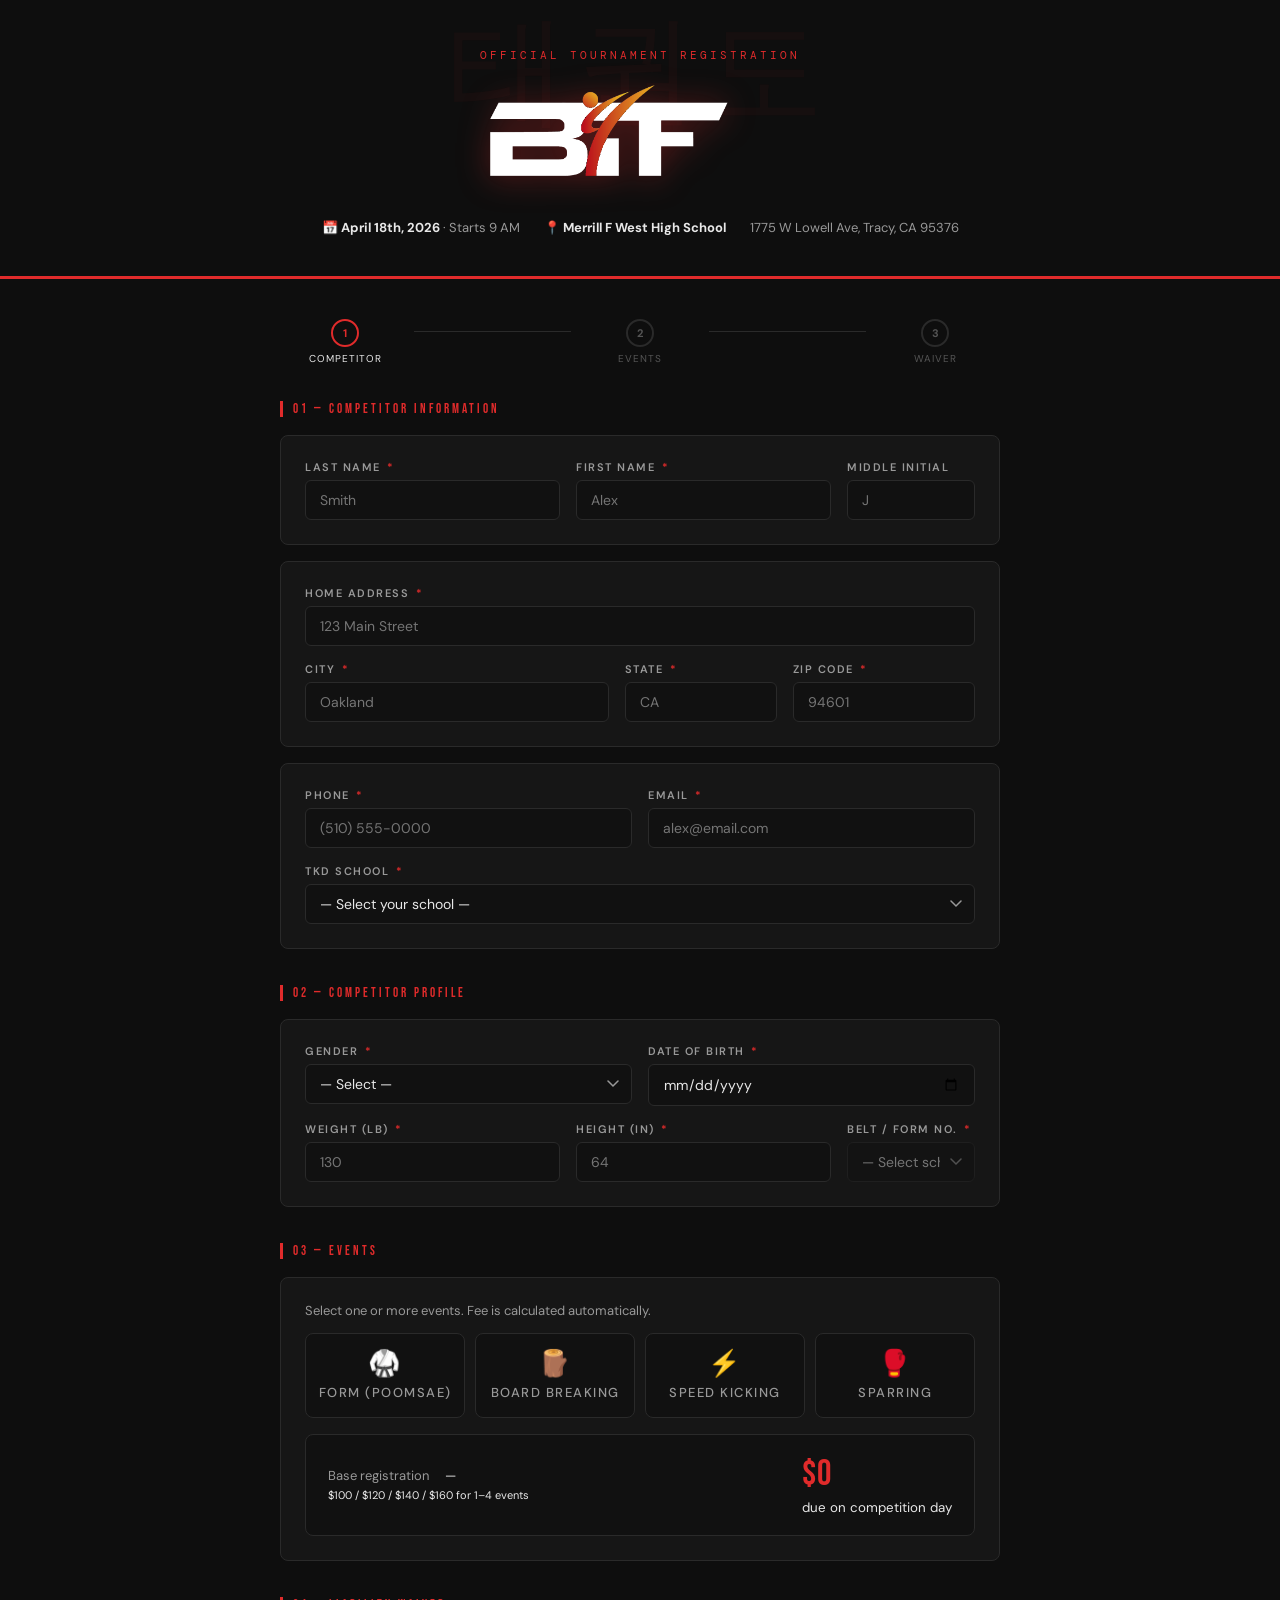
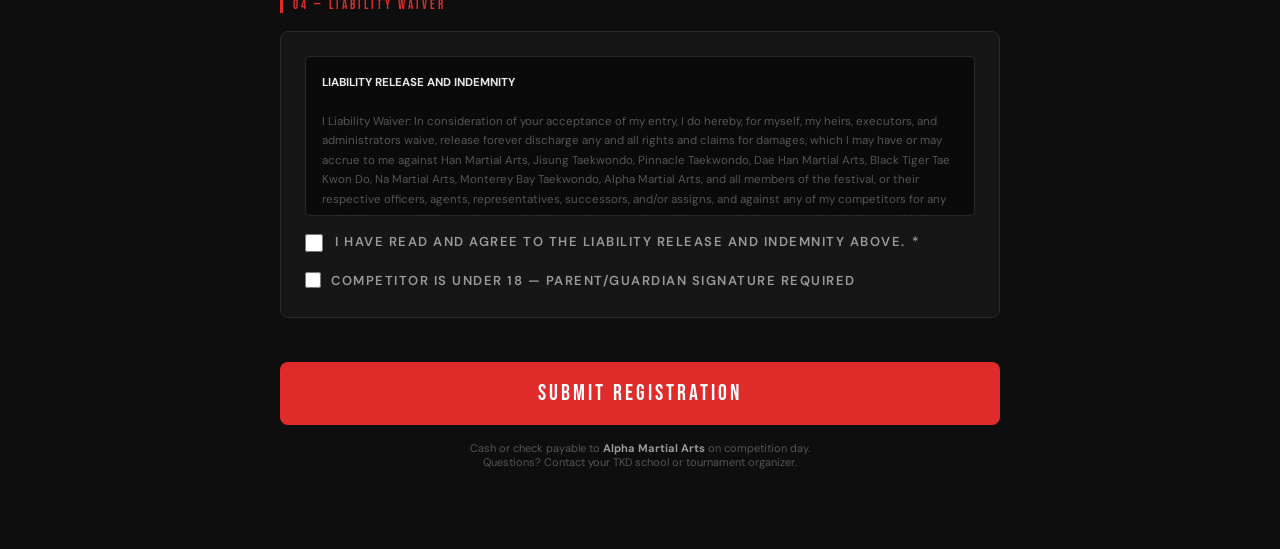
<file: register.html>
<!DOCTYPE html>
<html lang="en">
<head>
<meta charset="UTF-8">
<meta name="viewport" content="width=device-width, initial-scale=1.0">
<title>Bay Area Taekwondo Festival — Registration</title>
<link rel="preconnect" href="https://fonts.googleapis.com">
<link rel="preconnect" href="https://fonts.gstatic.com" crossorigin>
<link href="https://fonts.googleapis.com/css2?family=Bebas+Neue&family=DM+Sans:wght@300;400;500;600&family=DM+Mono:wght@400;500&display=swap" rel="stylesheet">

<style>
  :root {
    --red:    #e02b2b;
    --red-dk: #a81c1c;
    --gold:   #d4a017;
    --dark:   #0e0e0e;
    --panel:  #161616;
    --border: #2a2a2a;
    --muted:  #555;
    --text:   #e8e8e8;
    --sub:    #999;
  }

  *, *::before, *::after { box-sizing: border-box; margin: 0; padding: 0; }

  body {
    background: var(--dark);
    color: var(--text);
    font-family: 'DM Sans', sans-serif;
    font-weight: 400;
    min-height: 100vh;
  }

  /* ── HERO ─────────────────────────────────────────────────── */
  .hero {
    background: #0e0e0e;
    border-bottom: 3px solid var(--red);
    padding: 48px 24px 40px;
    text-align: center;
    position: relative;
    overflow: hidden;
  }

  .hero::before {
    content: '태권도';
    position: absolute;
    top: -10px; left: 50%;
    transform: translateX(-50%);
    font-size: 120px;
    font-family: 'Bebas Neue', sans-serif;
    color: rgba(224,43,43,0.04);
    letter-spacing: 8px;
    pointer-events: none;
    white-space: nowrap;
  }

  .logo-badge {
    display: inline-flex;
    align-items: center;
    gap: 14px;
    margin-bottom: 18px;
  }

  .tkd-icon {
    width: 52px;
    height: 52px;
    position: relative;
  }

  .hero-eyebrow {
    font-family: 'DM Mono', monospace;
    font-size: 11px;
    letter-spacing: 3px;
    color: var(--red);
    text-transform: uppercase;
    margin-bottom: 10px;
  }

  .hero h1 {
    font-family: 'Bebas Neue', sans-serif;
    font-size: clamp(40px, 8vw, 72px);
    letter-spacing: 4px;
    line-height: 1;
    color: #fff;
    text-transform: uppercase;
  }

  .hero h1 span { color: var(--red); }

  .hero-meta {
    margin-top: 18px;
    display: flex;
    justify-content: center;
    flex-wrap: wrap;
    gap: 8px 24px;
    font-size: 13px;
    color: var(--sub);
  }

  .hero-meta strong { color: var(--text); }

  /* ── LATE FEE BANNER ──────────────────────────────────────── */
  #late-banner {
    background: linear-gradient(90deg, #1a0a00, #2a1200);
    border: 1px solid var(--gold);
    color: var(--gold);
    font-size: 13px;
    text-align: center;
    padding: 10px 20px;
    display: none;
  }

  /* ── FORM WRAPPER ─────────────────────────────────────────── */
  .wrapper {
    max-width: 760px;
    margin: 0 auto;
    padding: 40px 20px 80px;
  }

  /* ── SECTION HEADERS ──────────────────────────────────────── */
  .section-label {
    font-family: 'Bebas Neue', sans-serif;
    font-size: 13px;
    letter-spacing: 3px;
    color: var(--red);
    text-transform: uppercase;
    border-left: 3px solid var(--red);
    padding-left: 10px;
    margin: 36px 0 18px;
  }

  /* ── CARDS ────────────────────────────────────────────────── */
  .card {
    background: var(--panel);
    border: 1px solid var(--border);
    border-radius: 8px;
    padding: 24px;
    margin-bottom: 16px;
  }

  /* ── GRID ─────────────────────────────────────────────────── */
  .grid { display: grid; gap: 16px; }
  .grid-2 { grid-template-columns: 1fr 1fr; }
  .grid-3 { grid-template-columns: 2fr 2fr 1fr; }
  .grid-city { grid-template-columns: 2fr 1fr 1.2fr; }

  @media (max-width: 560px) {
    .grid-2, .grid-3, .grid-city { grid-template-columns: 1fr; }
  }

  /* ── FORM CONTROLS ────────────────────────────────────────── */
  .field { display: flex; flex-direction: column; gap: 6px; }

  label {
    font-size: 11px;
    font-weight: 600;
    letter-spacing: 1.5px;
    color: var(--sub);
    text-transform: uppercase;
  }

  label .req { color: var(--red); margin-left: 2px; }

  input[type="text"],
  input[type="email"],
  input[type="tel"],
  input[type="date"],
  input[type="number"],
  select {
    background: #111;
    border: 1px solid var(--border);
    border-radius: 6px;
    color: var(--text);
    font-family: 'DM Sans', sans-serif;
    font-size: 14px;
    padding: 10px 14px;
    transition: border-color .2s, box-shadow .2s;
    -webkit-appearance: none;
    appearance: none;
    width: 100%;
  }

  input:focus, select:focus {
    outline: none;
    border-color: var(--red);
    box-shadow: 0 0 0 3px rgba(224,43,43,.12);
  }

  select { background-image: url("data:image/svg+xml,%3Csvg xmlns='http://www.w3.org/2000/svg' width='12' height='8' viewBox='0 0 12 8'%3E%3Cpath d='M1 1l5 5 5-5' stroke='%23999' stroke-width='1.5' fill='none' stroke-linecap='round'/%3E%3C/svg%3E"); background-repeat: no-repeat; background-position: right 12px center; padding-right: 34px; }

  /* ── EVENTS ───────────────────────────────────────────────── */
  .events-grid {
    display: grid;
    grid-template-columns: repeat(auto-fit, minmax(150px, 1fr));
    gap: 10px;
    margin-top: 8px;
  }

  .event-check {
    display: none;
  }

  .event-label {
    display: flex;
    flex-direction: column;
    align-items: center;
    justify-content: center;
    gap: 8px;
    padding: 16px 12px;
    background: #111;
    border: 1.5px solid var(--border);
    border-radius: 8px;
    cursor: pointer;
    text-align: center;
    transition: all .2s;
    font-size: 13px;
    font-weight: 500;
    color: var(--sub);
    user-select: none;
  }

  .event-label .evt-icon { font-size: 26px; line-height: 1; }
  .event-label:hover { border-color: var(--red); color: var(--text); }
  .event-check:checked + .event-label {
    border-color: var(--red);
    background: rgba(224,43,43,.08);
    color: #fff;
    box-shadow: 0 0 0 2px rgba(224,43,43,.18);
  }

  /* ── FEE DISPLAY ──────────────────────────────────────────── */
  .fee-display {
    background: #111;
    border: 1px solid var(--border);
    border-radius: 8px;
    padding: 18px 22px;
    display: flex;
    justify-content: space-between;
    align-items: center;
    flex-wrap: wrap;
    gap: 12px;
    margin-top: 16px;
  }

  .fee-rows { display: flex; flex-direction: column; gap: 4px; }
  .fee-row { display: flex; gap: 16px; font-size: 13px; color: var(--sub); }
  .fee-row span:last-child { color: var(--text); font-variant-numeric: tabular-nums; }

  .fee-total {
    font-family: 'Bebas Neue', sans-serif;
    font-size: 36px;
    letter-spacing: 1px;
    color: var(--red);
  }

  .fee-total small { font-family: 'DM Sans', sans-serif; font-size: 13px; color: var(--sub); display: block; text-align: right; letter-spacing: 0; font-family: 'DM Sans', sans-serif; }

  /* ── WAIVER ───────────────────────────────────────────────── */
  .waiver-box {
    background: #0a0a0a;
    border: 1px solid var(--border);
    border-radius: 6px;
    padding: 16px;
    max-height: 160px;
    overflow-y: auto;
    font-size: 11.5px;
    color: var(--muted);
    line-height: 1.7;
    margin-bottom: 16px;
    scrollbar-width: thin;
    scrollbar-color: var(--border) transparent;
  }

  .waiver-box::-webkit-scrollbar { width: 4px; }
  .waiver-box::-webkit-scrollbar-thumb { background: var(--border); border-radius: 4px; }

  .waiver-check-row {
    display: flex;
    align-items: flex-start;
    gap: 12px;
    cursor: pointer;
  }

  .waiver-check-row input[type="checkbox"] {
    width: 18px;
    height: 18px;
    min-width: 18px;
    accent-color: var(--red);
    margin-top: 2px;
    cursor: pointer;
  }

  .waiver-check-row span {
    font-size: 13px;
    color: var(--sub);
    line-height: 1.5;
  }

  /* ── GUARDIAN SECTION ─────────────────────────────────────── */
  #guardian-section {
    display: none;
    margin-top: 20px;
    padding-top: 16px;
    border-top: 1px solid var(--border);
  }

  .under18-check-row {
    display: flex;
    align-items: center;
    gap: 10px;
    margin-bottom: 4px;
    cursor: pointer;
  }

  .under18-check-row input[type="checkbox"] {
    width: 16px;
    height: 16px;
    accent-color: var(--gold);
    cursor: pointer;
  }

  .under18-check-row span { font-size: 13px; color: var(--sub); }

  /* ── SUBMIT ───────────────────────────────────────────────── */
  .submit-btn {
    width: 100%;
    padding: 18px;
    background: var(--red);
    border: none;
    border-radius: 8px;
    color: #fff;
    font-family: 'Bebas Neue', sans-serif;
    font-size: 22px;
    letter-spacing: 3px;
    cursor: pointer;
    transition: background .2s, transform .1s;
    margin-top: 28px;
  }

  .submit-btn:hover { background: var(--red-dk); }
  .submit-btn:active { transform: scale(.98); }
  .submit-btn:disabled { background: var(--border); color: var(--muted); cursor: not-allowed; }

  /* ── SUCCESS SCREEN ───────────────────────────────────────── */
  #success-screen {
    display: none;
    text-align: center;
    padding: 80px 24px;
  }

  .success-icon {
    font-size: 72px;
    display: block;
    margin-bottom: 24px;
    animation: pop .4s cubic-bezier(.34,1.56,.64,1) both;
  }

  @keyframes pop {
    from { transform: scale(0); opacity: 0; }
    to   { transform: scale(1); opacity: 1; }
  }

  #success-screen h2 {
    font-family: 'Bebas Neue', sans-serif;
    font-size: 48px;
    letter-spacing: 3px;
    margin-bottom: 12px;
  }

  #success-screen p { color: var(--sub); font-size: 15px; line-height: 1.6; }
  #success-screen .total-confirm { color: var(--red); font-size: 28px; font-family: 'Bebas Neue', sans-serif; letter-spacing: 2px; margin: 16px 0; }

  /* ── ERROR MSG ────────────────────────────────────────────── */
  .error-msg { color: #f87171; font-size: 12px; margin-top: 4px; display: none; }

  /* ── SPINNER ──────────────────────────────────────────────── */
  .spinner {
    width: 20px; height: 20px;
    border: 2px solid rgba(255,255,255,.3);
    border-top-color: #fff;
    border-radius: 50%;
    animation: spin .7s linear infinite;
    display: inline-block;
    vertical-align: middle;
    margin-right: 8px;
  }
  @keyframes spin { to { transform: rotate(360deg); } }

  /* ── DIVIDER ──────────────────────────────────────────────── */
  .divider {
    border: none;
    border-top: 1px solid var(--border);
    margin: 6px 0 20px;
  }

  /* ── STEP INDICATOR ───────────────────────────────────────── */
  .steps {
    display: flex;
    align-items: center;
    gap: 0;
    margin-bottom: 32px;
    justify-content: center;
  }

  .step { display: flex; flex-direction: column; align-items: center; gap: 5px; flex: 1; max-width: 130px; }
  .step-dot { width: 28px; height: 28px; border-radius: 50%; border: 2px solid var(--border); display: flex; align-items: center; justify-content: center; font-size: 11px; font-weight: 700; color: var(--muted); background: var(--dark); position: relative; z-index: 1; transition: all .3s; }
  .step.active .step-dot { border-color: var(--red); color: var(--red); }
  .step.done .step-dot { background: var(--red); border-color: var(--red); color: #fff; }
  .step-label { font-size: 10px; letter-spacing: 1px; text-transform: uppercase; color: var(--muted); text-align: center; }
  .step.active .step-label { color: var(--text); }
  .step-line { flex: 1; height: 1px; background: var(--border); margin: 0 4px; transform: translateY(-10px); }
</style>
</head>

<body>

<!-- ── HERO ───────────────────────────────────────────────────── -->
<div class="hero">
  <div class="hero-eyebrow">Official Tournament Registration</div>
  <div style="display:flex;justify-content:center;margin-bottom:14px">
    <a id="logo-back-link" href="#" target="_top" title="Back to tournament website" style="display:inline-block;cursor:pointer">
    <img src="[data-uri]"
         alt="Bay Area Taekwondo Festival"
         style="max-width:320px;width:80%;height:auto;display:block;filter:drop-shadow(0 2px 16px rgba(224,43,43,0.35))"
    />
    </a>
  </div>
  <div class="hero-meta">
    <span>📅 <strong>April 18th, 2026</strong> · Starts 9 AM</span>
    <span>📍 <strong>Merrill F West High School</strong></span>
    <span>1775 W Lowell Ave, Tracy, CA 95376</span>
  </div>
</div>

<!-- ── LATE FEE BANNER ──────────────────────────────────────────── -->
<div id="late-banner">
  ⚠️ Registration after April 11, 2026 incurs a <strong>$20 late fee</strong>.
</div>

<!-- ── MAIN ─────────────────────────────────────────────────────── -->
<div class="wrapper">

  <!-- Step indicators -->
  <div class="steps">
    <div class="step active" id="step-ind-1">
      <div class="step-dot">1</div>
      <div class="step-label">Competitor</div>
    </div>
    <div class="step-line"></div>
    <div class="step" id="step-ind-2">
      <div class="step-dot">2</div>
      <div class="step-label">Events</div>
    </div>
    <div class="step-line"></div>
    <div class="step" id="step-ind-3">
      <div class="step-dot">3</div>
      <div class="step-label">Waiver</div>
    </div>
  </div>

  <!-- ── SUCCESS SCREEN (hidden until submit) ──────────────────── -->
  <div id="success-screen">
    <span class="success-icon">🥋</span>
    <h2>You're Registered!</h2>
    <p id="success-name"></p>
    <div class="total-confirm" id="success-fee"></div>
    <p style="margin-top:8px;">Please bring <strong style="color:var(--text)">cash or check</strong> made payable to <strong style="color:var(--text)">Alpha Martial Arts</strong> on competition day.</p>
    <p style="margin-top:24px;font-size:12px;">📅 April 18, 2026 · Merrill F West High School · Tracy, CA</p>
  </div>

  <!-- ── FORM ──────────────────────────────────────────────────── -->
  <div id="reg-form">

    <!-- SECTION 1: Competitor Info -->
    <div class="section-label">01 — Competitor Information</div>

    <div class="card">
      <div class="grid grid-3">
        <div class="field">
          <label>Last Name <span class="req">*</span></label>
          <input type="text" id="lastName" placeholder="Smith" required>
          <div class="error-msg" id="err-lastName">Required</div>
        </div>
        <div class="field">
          <label>First Name <span class="req">*</span></label>
          <input type="text" id="firstName" placeholder="Alex" required>
          <div class="error-msg" id="err-firstName">Required</div>
        </div>
        <div class="field">
          <label>Middle Initial</label>
          <input type="text" id="middleInitial" placeholder="J" maxlength="2">
        </div>
      </div>
    </div>

    <div class="card">
      <div class="field" style="margin-bottom:16px">
        <label>Home Address <span class="req">*</span></label>
        <input type="text" id="homeAddress" placeholder="123 Main Street" required>
        <div class="error-msg" id="err-homeAddress">Required</div>
      </div>
      <div class="grid grid-city">
        <div class="field">
          <label>City <span class="req">*</span></label>
          <input type="text" id="city" placeholder="Oakland" required>
          <div class="error-msg" id="err-city">Required</div>
        </div>
        <div class="field">
          <label>State <span class="req">*</span></label>
          <input type="text" id="state" placeholder="CA" maxlength="2">
          <div class="error-msg" id="err-state">Required</div>
        </div>
        <div class="field">
          <label>Zip Code <span class="req">*</span></label>
          <input type="text" id="zipCode" placeholder="94601" maxlength="10">
          <div class="error-msg" id="err-zipCode">Required</div>
        </div>
      </div>
    </div>

    <div class="card">
      <div class="grid grid-2">
        <div class="field">
          <label>Phone <span class="req">*</span></label>
          <input type="tel" id="phone" placeholder="(510) 555-0000" required>
          <div class="error-msg" id="err-phone">Required</div>
        </div>
        <div class="field">
          <label>Email <span class="req">*</span></label>
          <input type="email" id="email" placeholder="alex@email.com" required>
          <div class="error-msg" id="err-email">Required</div>
        </div>
      </div>
      <div class="field" style="margin-top:16px">
        <label>TKD School <span class="req">*</span></label>
        <select id="tkdSchool" required onchange="toggleOtherSchool(this.value)">
          <option value="">— Select your school —</option>
          <option>Alpha Martial Arts</option>
          <option>Black Tiger Tae Kwon Do</option>
          <option>Dae Han Martial Arts</option>
          <option>Han Martial Arts</option>
          <option>Jisung Taekwondo</option>
          <option>Monterey Bay Taekwondo</option>
          <option>Na Martial Arts</option>
          <option>Pinnacle Taekwondo</option>
          <option value="other">Other…</option>
        </select>
        <input type="text" id="tkdSchoolOther" placeholder="Enter your school name"
               style="display:none; margin-top:8px">
        <div class="error-msg" id="err-tkdSchool">Required</div>
      </div>
    </div>

    <!-- SECTION 2: Competitor Profile -->
    <div class="section-label">02 — Competitor Profile</div>

    <div class="card">
      <div class="grid grid-2" style="margin-bottom:16px">
        <div class="field">
          <label>Gender <span class="req">*</span></label>
          <select id="gender" required>
            <option value="">— Select —</option>
            <option>Male</option>
            <option>Female</option>
            <option>Non-binary / Other</option>
            <option>Prefer not to say</option>
          </select>
          <div class="error-msg" id="err-gender">Required</div>
        </div>
        <div class="field">
          <label>Date of Birth <span class="req">*</span></label>
          <input type="date" id="dob" required>
          <div class="error-msg" id="err-dob">Required</div>
        </div>
      </div>
      <div class="grid grid-3">
        <div class="field">
          <label>Weight (LB) <span class="req">*</span></label>
          <input type="number" id="weight" placeholder="130" min="30" max="400" required>
          <div class="error-msg" id="err-weight">Required</div>
        </div>
        <div class="field">
          <label>Height (in) <span class="req">*</span></label>
          <input type="number" id="height" placeholder="64" min="24" max="96" required>
          <div class="error-msg" id="err-height">Required</div>
        </div>
        <div class="field">
          <label>Belt / Form No. <span class="req">*</span></label>
          <select id="beltFormNo" disabled style="opacity:.45;cursor:not-allowed">
            <option value="">— Select school first —</option>
          </select>
          <div class="error-msg" id="err-beltFormNo">Please select a belt rank</div>
        </div>
      </div>
    </div>

    <!-- SECTION 3: Events -->
    <div class="section-label" id="section-events">03 — Events</div>

    <div class="card">
      <p style="font-size:13px;color:var(--sub);margin-bottom:14px">Select one or more events. Fee is calculated automatically.</p>

      <div class="events-grid">
        <input type="checkbox" class="event-check" id="ev-form"     name="events" value="Form">
        <label for="ev-form" class="event-label">
          <span class="evt-icon">🥋</span>Form (Poomsae)
        </label>

        <input type="checkbox" class="event-check" id="ev-board"    name="events" value="Board Breaking">
        <label for="ev-board" class="event-label">
          <span class="evt-icon">🪵</span>Board Breaking
        </label>

        <input type="checkbox" class="event-check" id="ev-speed"    name="events" value="Speed Kicking">
        <label for="ev-speed" class="event-label">
          <span class="evt-icon">⚡</span>Speed Kicking
        </label>

        <input type="checkbox" class="event-check" id="ev-sparring" name="events" value="Sparring">
        <label for="ev-sparring" class="event-label">
          <span class="evt-icon">🥊</span>Sparring
        </label>
      </div>

      <div class="error-msg" id="err-events" style="display:none;margin-top:10px">Please select at least one event.</div>

      <!-- Fee display -->
      <div class="fee-display">
        <div class="fee-rows">
          <div class="fee-row"><span>Base registration</span><span id="fee-base">—</span></div>
          <div class="fee-row" id="late-fee-row" style="display:none"><span>Late fee</span><span id="fee-late">+ $20</span></div>
          <div class="fee-row" style="font-size:11px;color:var(--muted)">
            <span>$100 / $120 / $140 / $160 for 1–4 events</span>
          </div>
        </div>
        <div>
          <div class="fee-total" id="fee-total">$0</div>
          <small>due on competition day</small>
        </div>
      </div>
    </div>

    <!-- SECTION 4: Waiver -->
    <div class="section-label">04 — Liability Waiver</div>

    <div class="card">
      <div class="waiver-box">
        <strong style="color:var(--text)">LIABILITY RELEASE AND INDEMNITY</strong><br><br>
        I Liability Waiver: In consideration of your acceptance of my entry, I do hereby, for myself, my heirs, executors, and administrators waive, release forever discharge any and all rights and claims for damages, which I may have or may accrue to me against Han Martial Arts, Jisung Taekwondo, Pinnacle Taekwondo, Dae Han Martial Arts, Black Tiger Tae Kwon Do, Na Martial Arts, Monterey Bay Taekwondo, Alpha Martial Arts, and all members of the festival, or their respective officers, agents, representatives, successors, and/or assigns, and against any of my competitors for any and all damages which may be sustained by me in connection with my association or entry in the above athletic meet and competition, and in connection with any medical services I may be provided in connection with any such injury or illness, or which may arise out of traveling to, participating in, and returning from this athletic meet. I understand that Taekwondo is a body contact sport, and I further understand all contents of the 2025 rules and regulations and general information which was published by the sponsors and I agree with them in their entirety. I further understand that I may be dismissed from the premises without compensation or refund if my conduct is not courteous and cooperative for the successful operation of the championships. I hereby agree to all terms and conditions of the liability waiver above.
      </div>

      <label class="waiver-check-row" id="waiver-row">
        <input type="checkbox" id="agreedToWaiver" required>
        <span>I have read and agree to the Liability Release and Indemnity above. <span class="req">*</span></span>
      </label>
      <div class="error-msg" id="err-waiver">You must agree to the waiver to register.</div>

      <!-- Under 18 toggle -->
      <div style="margin-top:20px;">
        <label class="under18-check-row">
          <input type="checkbox" id="isUnder18" onchange="toggleGuardian(this.checked)">
          <span>Competitor is under 18 — parent/guardian signature required</span>
        </label>
      </div>

      <div id="guardian-section">
        <div class="field" style="margin-top:12px">
          <label>Parent / Guardian Full Name <span class="req">*</span></label>
          <input type="text" id="guardianName" placeholder="Parent or guardian name">
          <div class="error-msg" id="err-guardianName">Required for competitors under 18</div>
        </div>
      </div>
    </div>

    <!-- SUBMIT -->
    <button class="submit-btn" id="submit-btn" onclick="handleSubmit()">
      Submit Registration
    </button>

    <p style="text-align:center;font-size:11px;color:var(--muted);margin-top:16px">
      Cash or check payable to <strong style="color:var(--sub)">Alpha Martial Arts</strong> on competition day.<br>
      Questions? Contact your TKD school or tournament organizer.
    </p>

  </div><!-- /#reg-form -->
</div><!-- /.wrapper -->

<script>

// ── Logo back-link: resolve real deployment URL ────────────────
google.script.run
  .withSuccessHandler(function(url) {
    document.getElementById('logo-back-link').href = 'btf.html';
  })
  .getScriptUrl();

// ── Late fee detection ─────────────────────────────────────────
const DEADLINE = new Date('2026-04-11T23:59:59');
const isLate   = new Date() > DEADLINE;

if (isLate) {
  document.getElementById('late-banner').style.display = 'block';
  document.getElementById('late-fee-row').style.display = 'flex';
}

// ── Fee map ────────────────────────────────────────────────────
const FEE_MAP = { 0:0, 1:100, 2:120, 3:140, 4:160 };

function updateFee() {
  const checked = [...document.querySelectorAll('.event-check:checked')];
  const n       = checked.length;
  const base    = FEE_MAP[Math.min(n,4)] || 0;
  const late    = isLate ? 20 : 0;
  const total   = base + late;

  document.getElementById('fee-base').textContent = n > 0 ? `$${base}` : '—';
  document.getElementById('fee-total').textContent = n > 0 ? `$${total}` : '$0';

  // Update step indicator
  if (n > 0) markStep(2);
}

document.querySelectorAll('.event-check').forEach(cb => {
  cb.addEventListener('change', updateFee);
});

// ── Step indicator helpers ─────────────────────────────────────
function markStep(n) {
  for (let i = 1; i < n; i++) {
    const el = document.getElementById(`step-ind-${i}`);
    el.classList.remove('active');
    el.classList.add('done');
    el.querySelector('.step-dot').textContent = '✓';
  }
  const cur = document.getElementById(`step-ind-${n}`);
  if (cur) cur.classList.add('active');
}

// Scroll-based step activation
const sections = [
  { el: document.getElementById('lastName'),        step: 1 },
  { el: document.getElementById('section-events'),  step: 2 },
  { el: document.getElementById('waiver-row'),      step: 3 },
];


// ── Belt data per school ──────────────────────────────────────
const SCHOOL_BELTS = {
  'Alpha Martial Arts': [
    {belt:'White',level:0},{belt:'Orange',level:1},{belt:'Yellow',level:2},
    {belt:'Green',level:3},{belt:'Blue',level:4},{belt:'Purple',level:5},
    {belt:'Red',level:6},{belt:'Adv. Red',level:7},{belt:'Double Black Stripe',level:8},
    {belt:'Black',level:9}
  ],
  'Black Tiger Tae Kwon Do': [
    {belt:'White',level:0},{belt:'Orange',level:1},{belt:'Yellow',level:2},
    {belt:'Green',level:3},{belt:'Blue',level:4},{belt:'Camo',level:5},
    {belt:'Purple',level:6},{belt:'Red',level:7},{belt:'Brown',level:8},
    {belt:'Poom',level:8},{belt:'Black',level:9}
  ],
  'Dae Han Martial Arts': [
    {belt:'White',level:0},{belt:'Yellow',level:1},{belt:'Orange',level:2},
    {belt:'Green',level:3},{belt:'Purple',level:4},{belt:'Blue',level:5},
    {belt:'Red',level:6},{belt:'Brown',level:7},{belt:'Poom',level:8},
    {belt:'Black',level:9}
  ],
  'Han Martial Arts': [
    {belt:'White',level:0},{belt:'Yellow',level:1},{belt:'Int./Adv. Yellow',level:2},
    {belt:'Green',level:3},{belt:'Int./Adv. Green',level:4},{belt:'Blue',level:5},
    {belt:'Adv. Blue',level:6},{belt:'Red',level:7},{belt:'Adv. Red',level:8},
    {belt:'Half Black',level:8},{belt:'Black',level:9}
  ],
  'Monterey Bay Taekwondo': [
    {belt:'White',level:0},{belt:'Yellow',level:1},{belt:'Orange',level:2},
    {belt:'Purple',level:3},{belt:'Green',level:4},{belt:'Blue',level:5},
    {belt:'Brown',level:6},{belt:'Red',level:7},{belt:'Poom',level:8},
    {belt:'Black',level:9}
  ],
  'Na Martial Arts': [
    {belt:'White',level:0},{belt:'Yellow',level:1},{belt:'Adv. Yellow',level:2},
    {belt:'Green',level:3},{belt:'Adv. Green',level:4},{belt:'Blue',level:5},
    {belt:'Adv. Blue',level:6},{belt:'Red',level:7},{belt:'Adv. Red',level:8},
    {belt:'Half Black',level:8},{belt:'Black',level:9}
  ],
  'Pinnacle Taekwondo': [
    {belt:'White',level:0},{belt:'Yellow',level:1},{belt:'Adv. Yellow',level:2},
    {belt:'Green',level:3},{belt:'Adv. Green',level:4},{belt:'Blue',level:5},
    {belt:'Adv. Blue',level:6},{belt:'Red',level:7},{belt:'Adv. Red',level:8},
    {belt:'Poom',level:8},{belt:'Black',level:9}
  ],
};

function updateBeltDropdown(schoolVal) {
  const sel = document.getElementById('beltFormNo');
  const data = SCHOOL_BELTS[schoolVal];
  sel.innerHTML = '';

  if (!data) {
    sel.innerHTML = '<option value="">— Select school first —</option>';
    sel.disabled = true;
    sel.style.opacity = '.45';
    sel.style.cursor  = 'not-allowed';
    return;
  }

  sel.innerHTML = '<option value="">— Select belt —</option>' +
    data.map(d => `<option value="${d.belt} (Lv.${d.level})">${d.belt} — Division Level ${d.level}</option>`).join('');
  sel.disabled = false;
  sel.style.opacity = '1';
  sel.style.cursor  = 'pointer';
}

// Hook into existing school change
document.getElementById('tkdSchool').addEventListener('change', function() {
  const val = this.value === 'other' ? '' : this.value;
  updateBeltDropdown(val);
});

// ── Other school toggle ────────────────────────────────────────
function toggleOtherSchool(val) {
  const other = document.getElementById('tkdSchoolOther');
  other.style.display = val === 'other' ? 'block' : 'none';
  if (val !== 'other') other.value = '';
}

// ── Guardian toggle ────────────────────────────────────────────
function toggleGuardian(show) {
  document.getElementById('guardian-section').style.display = show ? 'block' : 'none';
}

// ── Validation ─────────────────────────────────────────────────
const REQUIRED_FIELDS = [
  'lastName','firstName','homeAddress','city','state',
  'zipCode','phone','email','tkdSchool','beltFormNo',
  'gender','dob','weight','height'
];

function showErr(id, show) {
  const el = document.getElementById('err-' + id);
  if (el) el.style.display = show ? 'block' : 'none';
  const inp = document.getElementById(id);
  if (inp) inp.style.borderColor = show ? '#f87171' : '';
}

function validate() {
  let ok = true;

  REQUIRED_FIELDS.forEach(id => {
    const v = (document.getElementById(id)?.value || '').trim();
    if (!v) { showErr(id, true); ok = false; }
    else      showErr(id, false);
  });

  // If "Other" school selected, require the text field
  if (document.getElementById('tkdSchool').value === 'other') {
    const ov = (document.getElementById('tkdSchoolOther').value || '').trim();
    if (!ov) { showErr('tkdSchool', true); ok = false; }
  }

  // Events
  const evts = [...document.querySelectorAll('.event-check:checked')];
  const evErr = document.getElementById('err-events');
  if (evts.length === 0) { evErr.style.display = 'block'; ok = false; }
  else                     evErr.style.display = 'none';

  // Waiver
  const waiverErr = document.getElementById('err-waiver');
  if (!document.getElementById('agreedToWaiver').checked) {
    waiverErr.style.display = 'block'; ok = false;
  } else {
    waiverErr.style.display = 'none';
  }

  // Guardian
  if (document.getElementById('isUnder18').checked) {
    const gn = (document.getElementById('guardianName')?.value || '').trim();
    if (!gn) { showErr('guardianName', true); ok = false; }
    else       showErr('guardianName', false);
  }

  return ok;
}

// ── Submit ─────────────────────────────────────────────────────
function handleSubmit() {
  if (!validate()) {
    // Scroll to first error
    const first = document.querySelector('[style*="border-color: rgb(248, 113, 113)"]');
    if (first) first.scrollIntoView({ behavior: 'smooth', block: 'center' });
    return;
  }

  const btn = document.getElementById('submit-btn');
  btn.disabled = true;
  btn.innerHTML = '<span class="spinner"></span> Submitting…';

  const events = [...document.querySelectorAll('.event-check:checked')].map(c => c.value);
  const n      = events.length;
  const total  = (FEE_MAP[Math.min(n,4)] || 0) + (isLate ? 20 : 0);

  const data = {
    lastName:       document.getElementById('lastName').value.trim(),
    firstName:      document.getElementById('firstName').value.trim(),
    middleInitial:  document.getElementById('middleInitial').value.trim(),
    homeAddress:    document.getElementById('homeAddress').value.trim(),
    city:           document.getElementById('city').value.trim(),
    state:          document.getElementById('state').value.trim(),
    zipCode:        document.getElementById('zipCode').value.trim(),
    phone:          document.getElementById('phone').value.trim(),
    email:          document.getElementById('email').value.trim(),
    tkdSchool:      (document.getElementById('tkdSchool').value === 'other'
                      ? document.getElementById('tkdSchoolOther').value.trim()
                      : document.getElementById('tkdSchool').value),
    gender:         document.getElementById('gender').value,
    dob:            document.getElementById('dob').value,
    weight:         document.getElementById('weight').value,
    height:         document.getElementById('height').value,
    beltFormNo:     document.getElementById('beltFormNo').value,
    events:         events,
    agreedToWaiver: document.getElementById('agreedToWaiver').checked,
    guardianName:   document.getElementById('guardianName')?.value.trim() || ''
  };

  google.script.run
    .withSuccessHandler(res => {
      if (res.success) {
        showSuccess(data, res.totalFee);
      } else {
        btn.disabled = false;
        btn.textContent = 'Submit Registration';
        alert('Error: ' + (res.error || 'Unknown error. Please try again.'));
      }
    })
    .withFailureHandler(err => {
      btn.disabled = false;
      btn.textContent = 'Submit Registration';
      alert('Submission failed: ' + err.message);
    })
    .registerCompetitor(data);
}

function showSuccess(data, fee) {
  document.getElementById('reg-form').style.display = 'none';
  const ss = document.getElementById('success-screen');
  ss.style.display = 'block';
  document.getElementById('success-name').textContent =
    `${data.firstName} ${data.lastName} · ${data.events.join(' · ')}`;
  document.getElementById('success-fee').textContent = `Total Due: $${fee}`;

  // Mark all steps done
  [1,2,3].forEach(i => {
    const el = document.getElementById(`step-ind-${i}`);
    el.classList.remove('active');
    el.classList.add('done');
    el.querySelector('.step-dot').textContent = '✓';
  });

  ss.scrollIntoView({ behavior: 'smooth' });
}
</script>
</body>
</html>
</file>
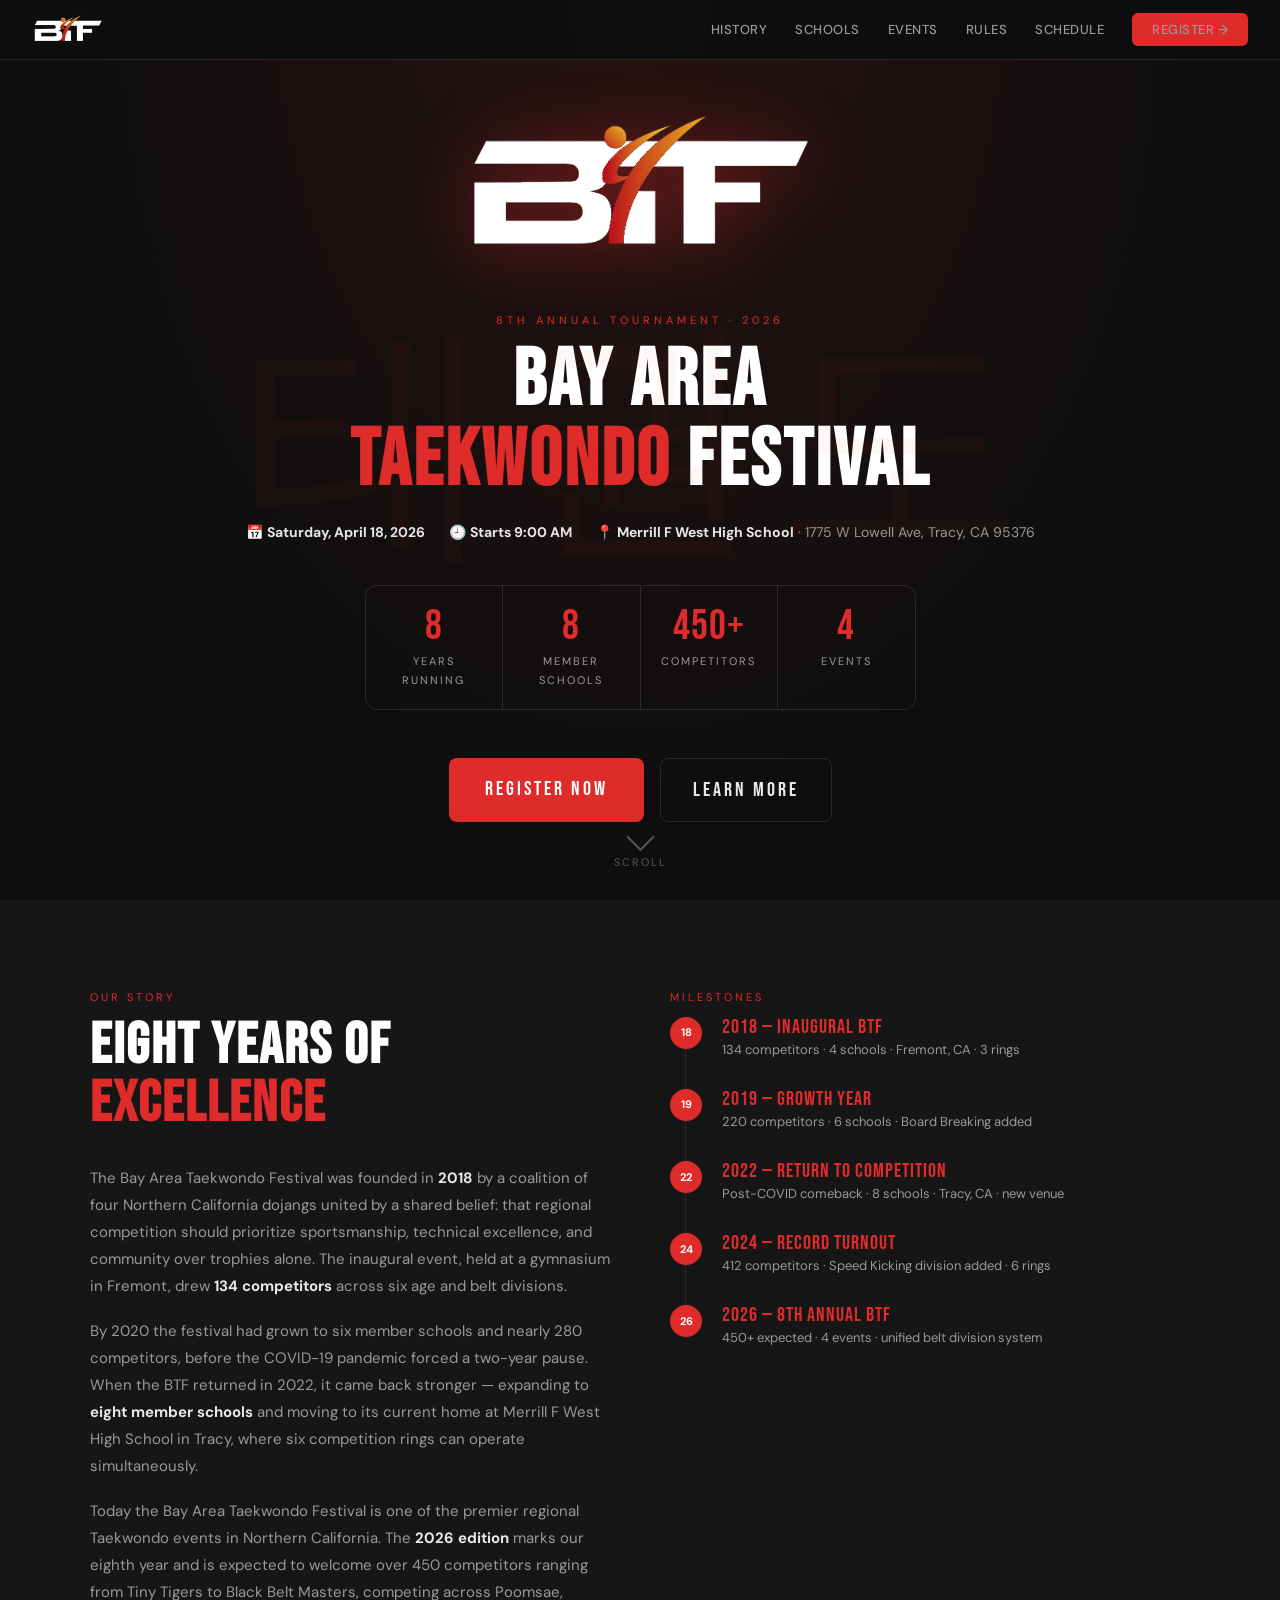
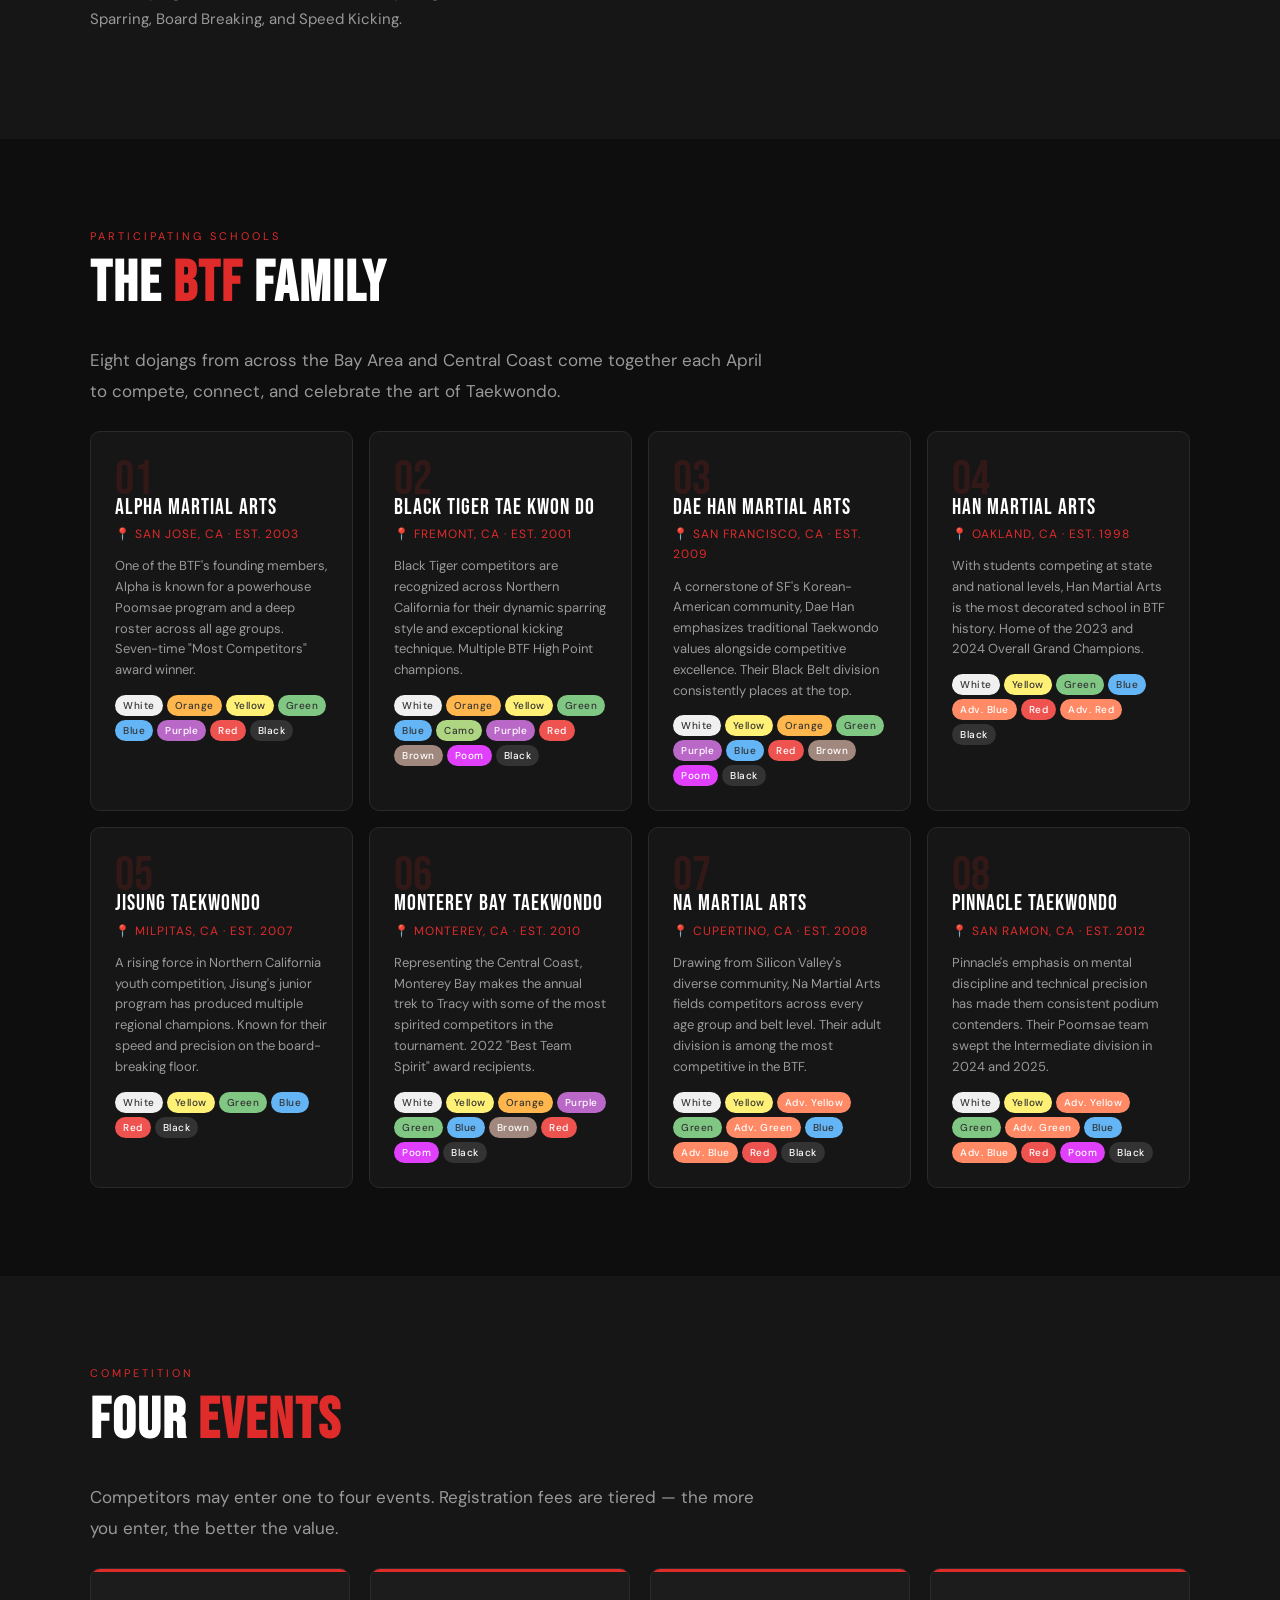
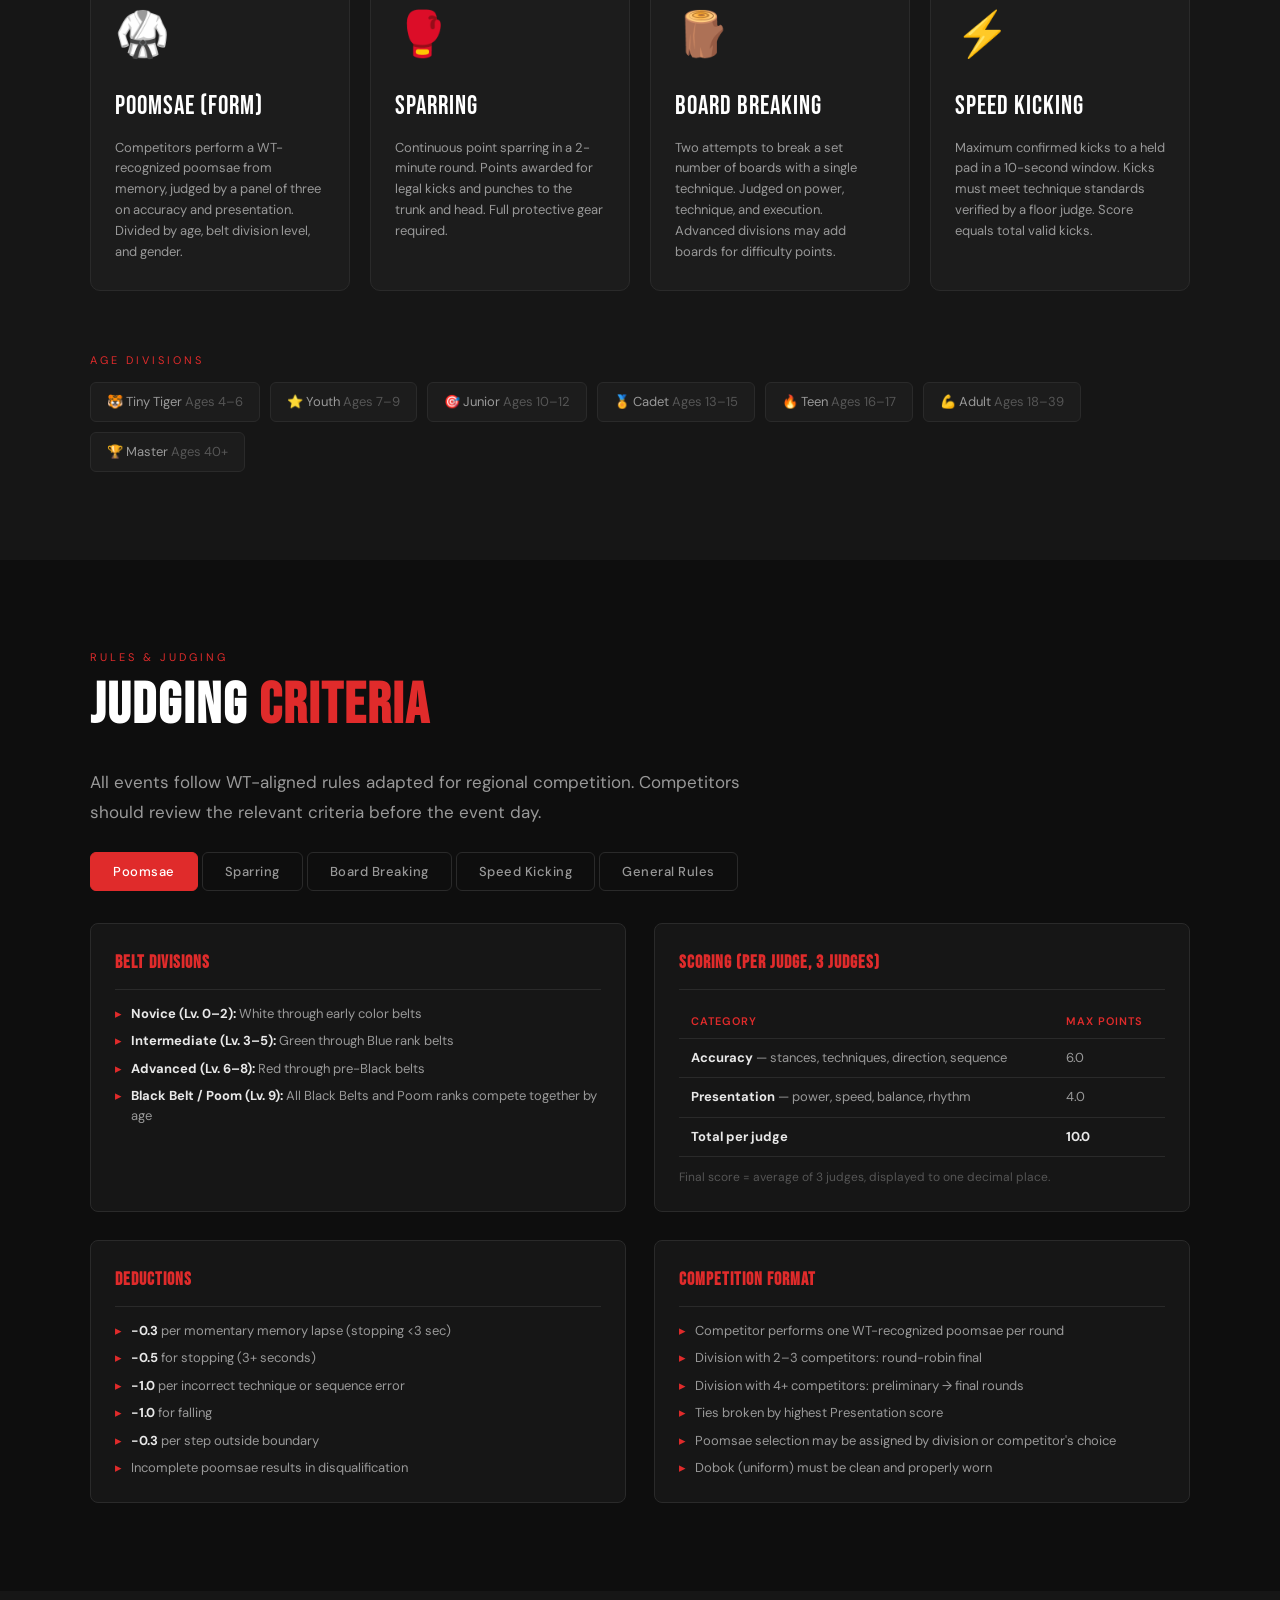
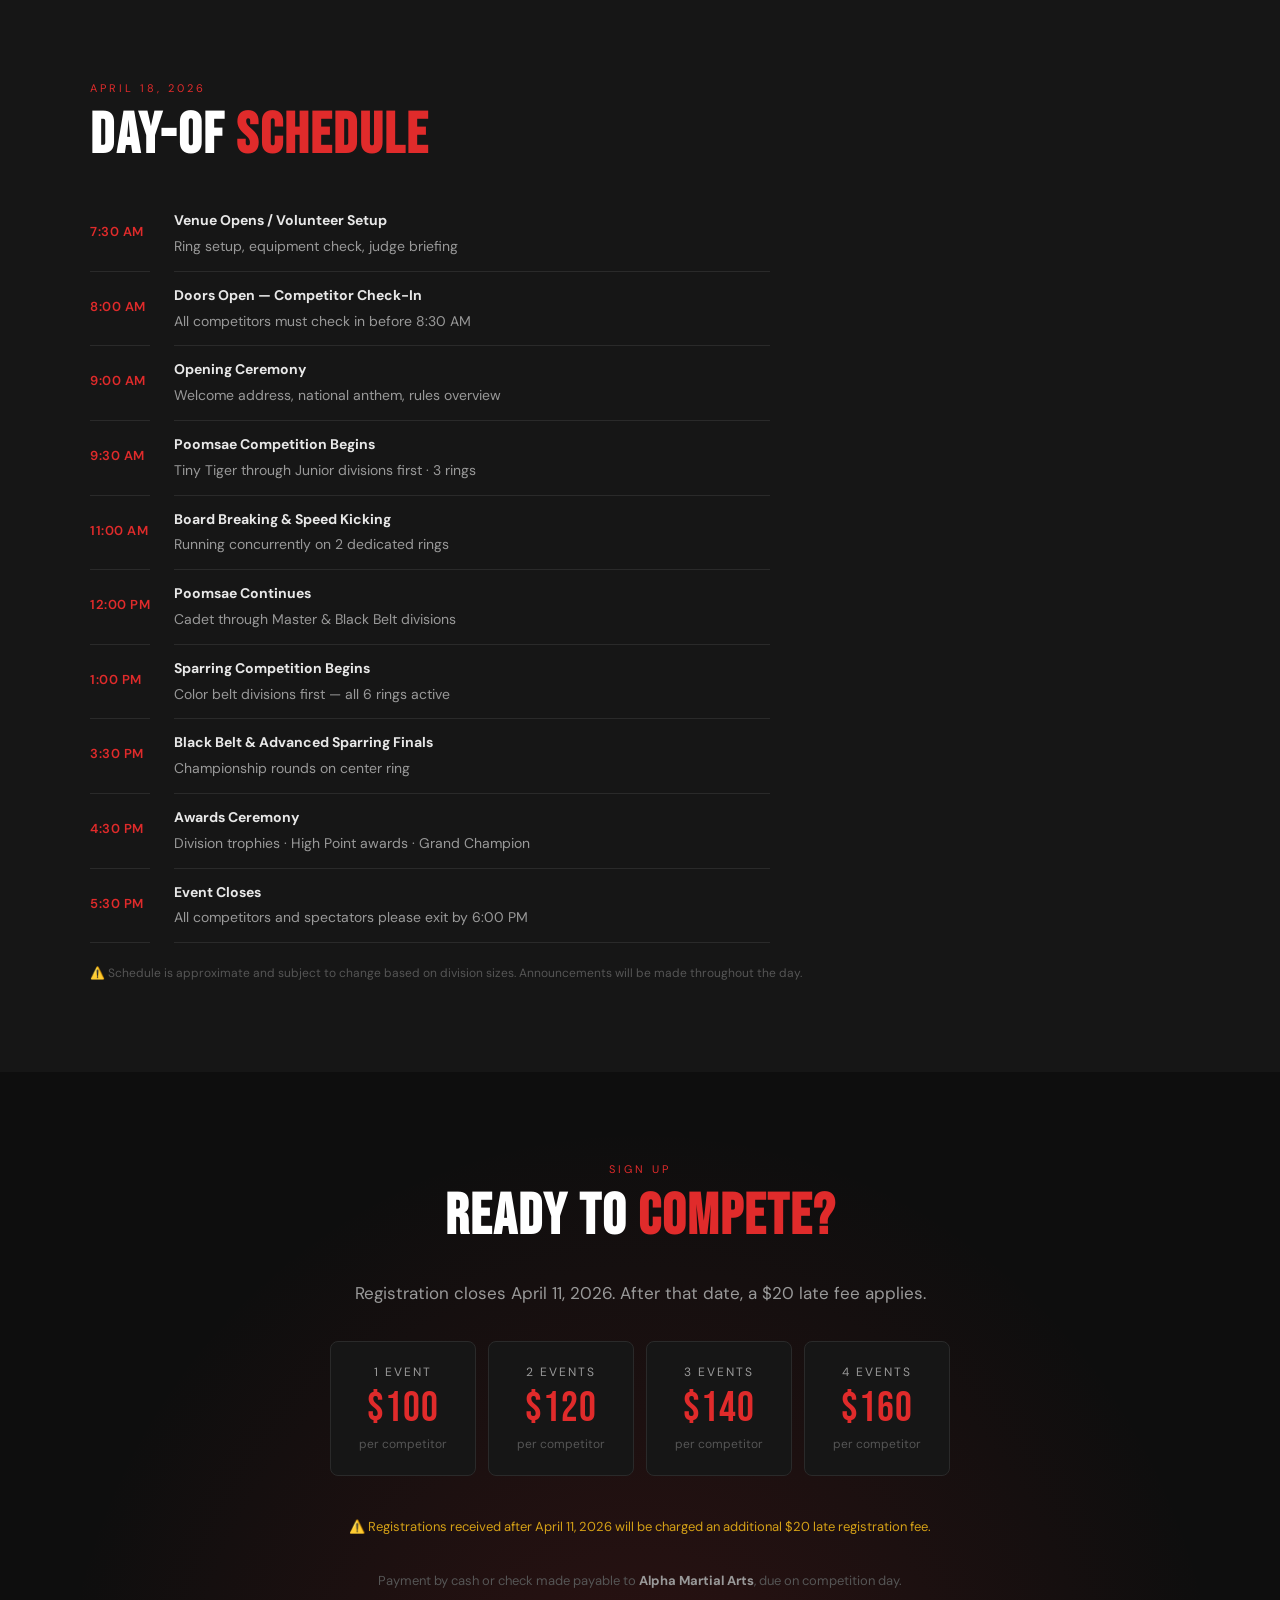
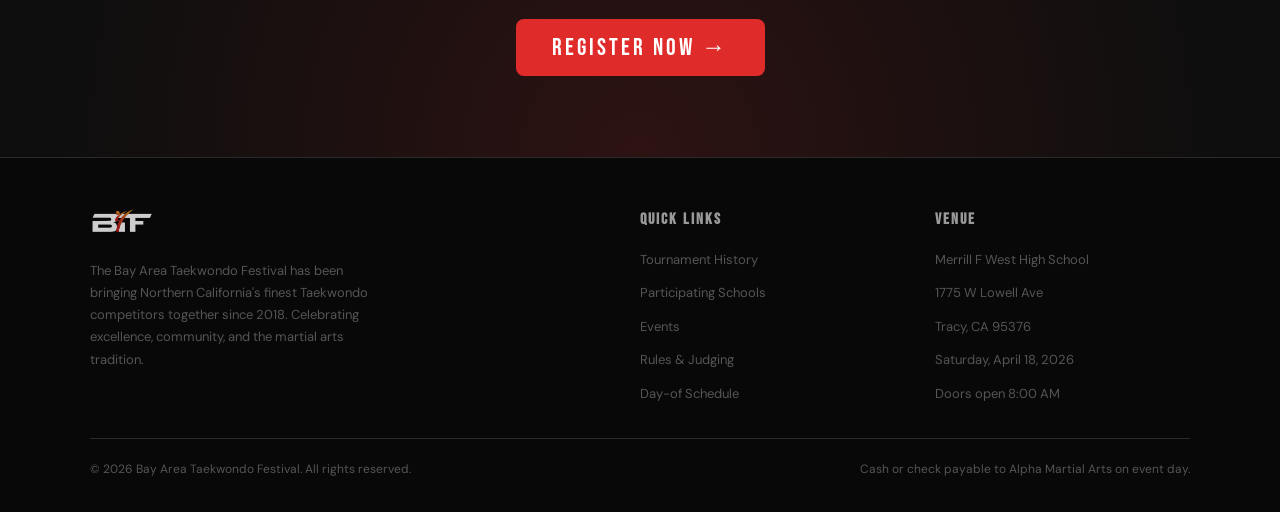
<file: website.html>
<!DOCTYPE html>
<html lang="en">
<head>
<meta charset="UTF-8">
<meta name="viewport" content="width=device-width, initial-scale=1.0">
<title>Bay Area Taekwondo Festival 2026</title>
<link rel="preconnect" href="https://fonts.googleapis.com">
<link href="https://fonts.googleapis.com/css2?family=Bebas+Neue&family=DM+Sans:ital,wght@0,300;0,400;0,500;0,600;1,400&display=swap" rel="stylesheet">
<style>
:root{
  --red:#e02b2b;--red-dk:#a81c1c;--gold:#d4a017;
  --dark:#0e0e0e;--panel:#161616;--panel2:#1c1c1c;
  --border:#2a2a2a;--muted:#555;--text:#e8e8e8;--sub:#999;
}
*,*::before,*::after{box-sizing:border-box;margin:0;padding:0}
html{scroll-behavior:smooth}
body{background:var(--dark);color:var(--text);font-family:'DM Sans',sans-serif;font-size:15px;line-height:1.7}

/* ── NAV ── */
nav{position:fixed;top:0;left:0;right:0;z-index:100;background:rgba(14,14,14,.95);backdrop-filter:blur(12px);border-bottom:1px solid var(--border);display:flex;align-items:center;justify-content:space-between;padding:0 32px;height:60px}
.nav-logo img{height:36px;display:block}
.nav-links{display:flex;gap:28px;list-style:none}
.nav-links a{color:var(--sub);text-decoration:none;font-size:13px;font-weight:500;letter-spacing:.5px;transition:color .2s;text-transform:uppercase}
.nav-links a:hover{color:var(--text)}
.nav-cta{background:var(--red);color:#fff;padding:8px 20px;border-radius:6px;font-size:13px;font-weight:600;text-decoration:none;letter-spacing:.5px;transition:background .2s}
.nav-cta:hover{background:var(--red-dk)}
.hamburger{display:none;flex-direction:column;gap:5px;cursor:pointer;background:none;border:none;padding:4px}
.hamburger span{display:block;width:22px;height:2px;background:var(--text);border-radius:2px;transition:all .3s}
@media(max-width:700px){
  .nav-links{display:none;position:fixed;top:60px;left:0;right:0;background:var(--panel);flex-direction:column;padding:24px 32px;gap:20px;border-bottom:1px solid var(--border)}
  .nav-links.open{display:flex}
  .hamburger{display:flex}
}

/* ── HERO ── */
.hero{min-height:100vh;display:flex;flex-direction:column;align-items:center;justify-content:center;text-align:center;padding:80px 24px 60px;background:radial-gradient(ellipse at 50% 0%, rgba(224,43,43,.12) 0%, transparent 65%),var(--dark);position:relative;overflow:hidden}
.hero::before{content:'태권도';position:absolute;font-family:'Bebas Neue',sans-serif;font-size:20vw;color:rgba(224,43,43,.04);letter-spacing:8px;pointer-events:none;top:50%;transform:translateY(-50%);white-space:nowrap}
.hero-logo{max-width:360px;width:80%;height:auto;margin-bottom:32px;filter:drop-shadow(0 4px 32px rgba(224,43,43,.4))}
.hero-year{font-family:'DM Sans',monospace;font-size:11px;letter-spacing:4px;color:var(--red);text-transform:uppercase;margin-bottom:12px}
.hero h1{font-family:'Bebas Neue',sans-serif;font-size:clamp(36px,7vw,80px);letter-spacing:3px;line-height:1;color:#fff;margin-bottom:20px}
.hero h1 span{color:var(--red)}
.hero-meta{display:flex;justify-content:center;flex-wrap:wrap;gap:6px 24px;font-size:14px;color:var(--sub);margin-bottom:40px}
.hero-meta strong{color:var(--text)}
.hero-stats{display:flex;flex-wrap:wrap;justify-content:center;gap:0;margin-bottom:48px;border:1px solid var(--border);border-radius:12px;overflow:hidden;max-width:640px}
.stat{flex:1;min-width:120px;padding:20px 16px;text-align:center;border-right:1px solid var(--border)}
.stat:last-child{border-right:none}
.stat-n{font-family:'Bebas Neue',sans-serif;font-size:42px;color:var(--red);letter-spacing:1px;line-height:1}
.stat-l{font-size:11px;letter-spacing:2px;color:var(--sub);text-transform:uppercase;margin-top:4px}
.hero-btns{display:flex;gap:16px;flex-wrap:wrap;justify-content:center}
.btn-primary{background:var(--red);color:#fff;padding:14px 36px;border-radius:8px;font-family:'Bebas Neue',sans-serif;font-size:20px;letter-spacing:3px;text-decoration:none;transition:background .2s}
.btn-primary:hover{background:var(--red-dk)}
.btn-outline{border:1px solid var(--border);color:var(--text);padding:14px 32px;border-radius:8px;font-family:'Bebas Neue',sans-serif;font-size:20px;letter-spacing:3px;text-decoration:none;transition:border-color .2s,color .2s}
.btn-outline:hover{border-color:var(--red);color:var(--red)}
.scroll-hint{position:absolute;bottom:28px;left:50%;transform:translateX(-50%);display:flex;flex-direction:column;align-items:center;gap:6px;color:var(--muted);font-size:11px;letter-spacing:2px;text-transform:uppercase;animation:bob 2s ease-in-out infinite}
@keyframes bob{0%,100%{transform:translateX(-50%) translateY(0)}50%{transform:translateX(-50%) translateY(6px)}}
.scroll-arrow{width:20px;height:20px;border-right:2px solid var(--muted);border-bottom:2px solid var(--muted);transform:rotate(45deg)}

/* ── SECTIONS ── */
section{padding:88px 24px}
.section-inner{max-width:1100px;margin:0 auto}
.section-tag{font-family:'DM Sans',monospace;font-size:11px;letter-spacing:3px;color:var(--red);text-transform:uppercase;margin-bottom:10px}
.section-title{font-family:'Bebas Neue',sans-serif;font-size:clamp(32px,5vw,58px);letter-spacing:2px;color:#fff;line-height:1;margin-bottom:32px}
.section-title span{color:var(--red)}
.lead{font-size:17px;color:var(--sub);max-width:680px;line-height:1.8;margin-bottom:24px}
.divider-line{border:none;border-top:1px solid var(--border);margin:60px 0}

/* ── HISTORY ── */
#history{background:var(--panel)}
.history-grid{display:grid;grid-template-columns:1fr 1fr;gap:60px;align-items:start}
@media(max-width:700px){.history-grid{grid-template-columns:1fr}}
.history-text p{color:var(--sub);margin-bottom:18px;line-height:1.8}
.history-text p strong{color:var(--text)}
.timeline{display:flex;flex-direction:column;gap:0}
.tl-item{display:flex;gap:20px;padding-bottom:28px;position:relative}
.tl-item:not(:last-child)::before{content:'';position:absolute;left:15px;top:32px;bottom:0;width:1px;background:var(--border)}
.tl-dot{width:32px;height:32px;min-width:32px;border-radius:50%;background:var(--red);display:flex;align-items:center;justify-content:center;font-size:11px;font-weight:700;color:#fff;font-family:'DM Sans',monospace}
.tl-content{}
.tl-year{font-family:'Bebas Neue',sans-serif;font-size:20px;letter-spacing:1px;color:var(--red);line-height:1}
.tl-desc{font-size:13px;color:var(--sub);margin-top:2px}

/* ── SCHOOLS ── */
#schools{}
.schools-grid{display:grid;grid-template-columns:repeat(auto-fill,minmax(240px,1fr));gap:16px}
.school-card{background:var(--panel);border:1px solid var(--border);border-radius:10px;padding:24px;transition:border-color .2s,transform .2s}
.school-card:hover{border-color:var(--red);transform:translateY(-2px)}
.school-num{font-family:'Bebas Neue',sans-serif;font-size:48px;color:rgba(224,43,43,.15);line-height:1;margin-bottom:-8px}
.school-name{font-family:'Bebas Neue',sans-serif;font-size:22px;letter-spacing:1px;color:#fff;margin-bottom:4px;line-height:1.1}
.school-loc{font-size:12px;color:var(--red);letter-spacing:1px;margin-bottom:12px;text-transform:uppercase}
.school-desc{font-size:13px;color:var(--sub);line-height:1.6}
.school-belts{margin-top:14px;display:flex;flex-wrap:wrap;gap:4px}
.belt-pip{font-size:10px;padding:2px 8px;border-radius:20px;letter-spacing:.5px;font-weight:500}

/* belt pip colors */
.bp-white{background:#f0f0f0;color:#333}
.bp-yellow{background:#fff176;color:#333}
.bp-orange{background:#ffb74d;color:#333}
.bp-green{background:#81c784;color:#333}
.bp-blue{background:#64b5f6;color:#333}
.bp-purple{background:#ba68c8;color:#fff}
.bp-red{background:#ef5350;color:#fff}
.bp-brown{background:#a1887f;color:#fff}
.bp-black{background:#333;color:#fff}
.bp-camo{background:#aed581;color:#333}
.bp-poom{background:#e040fb;color:#fff}
.bp-adv{background:#ff8a65;color:#fff}

/* ── EVENTS ── */
#events{background:var(--panel)}
.events-grid{display:grid;grid-template-columns:repeat(auto-fill,minmax(240px,1fr));gap:20px;margin-bottom:60px}
.event-card{background:var(--panel2);border:1px solid var(--border);border-radius:10px;padding:28px 24px;position:relative;overflow:hidden;transition:border-color .2s}
.event-card:hover{border-color:var(--red)}
.event-card::before{content:'';position:absolute;top:0;left:0;right:0;height:3px;background:var(--red)}
.event-icon{font-size:44px;margin-bottom:14px;display:block}
.event-name{font-family:'Bebas Neue',sans-serif;font-size:26px;letter-spacing:1px;color:#fff;margin-bottom:8px}
.event-desc{font-size:13px;color:var(--sub);line-height:1.6}

/* ── RULES ── */
#rules{}
.rules-tabs{display:flex;gap:4px;margin-bottom:32px;flex-wrap:wrap}
.rules-tab{padding:10px 22px;border-radius:6px;border:1px solid var(--border);background:none;color:var(--sub);font-family:'DM Sans',sans-serif;font-size:13px;font-weight:500;cursor:pointer;transition:all .2s;letter-spacing:.5px}
.rules-tab.active{background:var(--red);border-color:var(--red);color:#fff}
.rules-tab:hover:not(.active){border-color:var(--red);color:var(--text)}
.rules-panel{display:none}
.rules-panel.active{display:block}
.rules-grid{display:grid;grid-template-columns:1fr 1fr;gap:28px}
@media(max-width:640px){.rules-grid{grid-template-columns:1fr}}
.rules-box{background:var(--panel);border:1px solid var(--border);border-radius:8px;padding:24px}
.rules-box h4{font-family:'Bebas Neue',sans-serif;font-size:18px;letter-spacing:1px;color:var(--red);margin-bottom:14px;border-bottom:1px solid var(--border);padding-bottom:10px}
.rules-box ul{list-style:none;display:flex;flex-direction:column;gap:8px}
.rules-box ul li{font-size:13px;color:var(--sub);padding-left:16px;position:relative;line-height:1.5}
.rules-box ul li::before{content:'▸';position:absolute;left:0;color:var(--red)}
.rules-box ul li strong{color:var(--text)}
.score-table{width:100%;border-collapse:collapse;margin-top:8px}
.score-table th,.score-table td{padding:8px 12px;text-align:left;font-size:13px;border-bottom:1px solid var(--border)}
.score-table th{color:var(--red);font-weight:600;font-size:11px;letter-spacing:1px;text-transform:uppercase}
.score-table td{color:var(--sub)}
.score-table td strong{color:var(--text)}

/* ── SCHEDULE ── */
#schedule{background:var(--panel)}
.sched-grid{display:grid;grid-template-columns:auto 1fr;gap:0 24px;max-width:680px}
.sched-time{font-family:'DM Sans',monospace;font-size:13px;color:var(--red);font-weight:600;padding:12px 0;white-space:nowrap;letter-spacing:.5px}
.sched-event{font-size:14px;color:var(--sub);padding:12px 0;border-bottom:1px solid var(--border)}
.sched-event strong{color:var(--text);display:block;margin-bottom:2px}
.sched-time-inner{padding:12px 0;border-bottom:1px solid var(--border)}

/* ── CTA ── */
#register{text-align:center;background:radial-gradient(ellipse at 50% 100%,rgba(224,43,43,.15) 0%,transparent 65%)}
.fee-table{display:flex;flex-wrap:wrap;justify-content:center;gap:12px;margin:32px 0 40px}
.fee-card{background:var(--panel);border:1px solid var(--border);border-radius:8px;padding:20px 28px;text-align:center;transition:border-color .2s}
.fee-card:hover{border-color:var(--red)}
.fee-card .fc-n{font-size:12px;letter-spacing:2px;color:var(--sub);text-transform:uppercase;margin-bottom:6px}
.fee-card .fc-p{font-family:'Bebas Neue',sans-serif;font-size:42px;color:var(--red);letter-spacing:1px;line-height:1}
.fee-card .fc-e{font-size:12px;color:var(--muted);margin-top:4px}
.late-note{font-size:13px;color:var(--gold);margin-bottom:32px}

/* ── FOOTER ── */
footer{background:#080808;border-top:1px solid var(--border);padding:48px 24px 32px}
.footer-inner{max-width:1100px;margin:0 auto;display:grid;grid-template-columns:2fr 1fr 1fr;gap:40px}
@media(max-width:600px){.footer-inner{grid-template-columns:1fr}}
.footer-logo img{height:32px;margin-bottom:14px;opacity:.8}
.footer-about{font-size:13px;color:var(--muted);line-height:1.7;max-width:300px}
.footer-col h5{font-family:'Bebas Neue',sans-serif;font-size:16px;letter-spacing:2px;color:var(--sub);margin-bottom:14px;text-transform:uppercase}
.footer-col ul{list-style:none;display:flex;flex-direction:column;gap:8px}
.footer-col ul li a{font-size:13px;color:var(--muted);text-decoration:none;transition:color .2s}
.footer-col ul li a:hover{color:var(--text)}
.footer-bottom{max-width:1100px;margin:32px auto 0;padding-top:20px;border-top:1px solid var(--border);display:flex;justify-content:space-between;align-items:center;flex-wrap:wrap;gap:8px;font-size:12px;color:var(--muted)}
</style>
</head>
<body>

<!-- ── NAV ─────────────────────────────────────────────────── -->
<nav>
  <div class="nav-logo">
    <img src="[data-uri]" alt="BTF">
  </div>
  <button class="hamburger" onclick="this.nextElementSibling.classList.toggle('open')" aria-label="Menu">
    <span></span><span></span><span></span>
  </button>
  <ul class="nav-links">
    <li><a href="#history">History</a></li>
    <li><a href="#schools">Schools</a></li>
    <li><a href="#events">Events</a></li>
    <li><a href="#rules">Rules</a></li>
    <li><a href="#schedule">Schedule</a></li>
    <li><a href="index.html" class="nav-cta">Register →</a></li>
  </ul>
</nav>

<!-- ── HERO ─────────────────────────────────────────────────── -->
<section class="hero" id="home">
  <img class="hero-logo" src="[data-uri]" alt="Bay Area Taekwondo Festival">
  <div class="hero-year">8th Annual Tournament · 2026</div>
  <h1>Bay Area<br><span>Taekwondo</span> Festival</h1>
  <div class="hero-meta">
    <span>📅 <strong>Saturday, April 18, 2026</strong></span>
    <span>🕘 <strong>Starts 9:00 AM</strong></span>
    <span>📍 <strong>Merrill F West High School</strong> · 1775 W Lowell Ave, Tracy, CA 95376</span>
  </div>
  <div class="hero-stats">
    <div class="stat"><div class="stat-n">8</div><div class="stat-l">Years Running</div></div>
    <div class="stat"><div class="stat-n">8</div><div class="stat-l">Member Schools</div></div>
    <div class="stat"><div class="stat-n">450+</div><div class="stat-l">Competitors</div></div>
    <div class="stat"><div class="stat-n">4</div><div class="stat-l">Events</div></div>
  </div>
  <div class="hero-btns">
    <a href="index.html" class="btn-primary">Register Now</a>
    <a href="#history" class="btn-outline">Learn More</a>
  </div>
  <div class="scroll-hint">
    <div class="scroll-arrow"></div>
    Scroll
  </div>
</section>

<!-- ── HISTORY ───────────────────────────────────────────────── -->
<section id="history">
  <div class="section-inner">
    <div class="history-grid">
      <div class="history-text">
        <div class="section-tag">Our Story</div>
        <h2 class="section-title">Eight Years of <span>Excellence</span></h2>
        <p>The Bay Area Taekwondo Festival was founded in <strong>2018</strong> by a coalition of four Northern California dojangs united by a shared belief: that regional competition should prioritize sportsmanship, technical excellence, and community over trophies alone. The inaugural event, held at a gymnasium in Fremont, drew <strong>134 competitors</strong> across six age and belt divisions.</p>
        <p>By 2020 the festival had grown to six member schools and nearly 280 competitors, before the COVID-19 pandemic forced a two-year pause. When the BTF returned in 2022, it came back stronger — expanding to <strong>eight member schools</strong> and moving to its current home at Merrill F West High School in Tracy, where six competition rings can operate simultaneously.</p>
        <p>Today the Bay Area Taekwondo Festival is one of the premier regional Taekwondo events in Northern California. The <strong>2026 edition</strong> marks our eighth year and is expected to welcome over 450 competitors ranging from Tiny Tigers to Black Belt Masters, competing across Poomsae, Sparring, Board Breaking, and Speed Kicking.</p>
      </div>
      <div>
        <div class="section-tag">Milestones</div>
        <div class="timeline">
          <div class="tl-item">
            <div class="tl-dot">18</div>
            <div class="tl-content">
              <div class="tl-year">2018 — Inaugural BTF</div>
              <div class="tl-desc">134 competitors · 4 schools · Fremont, CA · 3 rings</div>
            </div>
          </div>
          <div class="tl-item">
            <div class="tl-dot">19</div>
            <div class="tl-content">
              <div class="tl-year">2019 — Growth Year</div>
              <div class="tl-desc">220 competitors · 6 schools · Board Breaking added</div>
            </div>
          </div>
          <div class="tl-item">
            <div class="tl-dot">22</div>
            <div class="tl-content">
              <div class="tl-year">2022 — Return to Competition</div>
              <div class="tl-desc">Post-COVID comeback · 8 schools · Tracy, CA · new venue</div>
            </div>
          </div>
          <div class="tl-item">
            <div class="tl-dot">24</div>
            <div class="tl-content">
              <div class="tl-year">2024 — Record Turnout</div>
              <div class="tl-desc">412 competitors · Speed Kicking division added · 6 rings</div>
            </div>
          </div>
          <div class="tl-item">
            <div class="tl-dot">26</div>
            <div class="tl-content">
              <div class="tl-year">2026 — 8th Annual BTF</div>
              <div class="tl-desc">450+ expected · 4 events · unified belt division system</div>
            </div>
          </div>
        </div>
      </div>
    </div>
  </div>
</section>

<!-- ── SCHOOLS ───────────────────────────────────────────────── -->
<section id="schools">
  <div class="section-inner">
    <div class="section-tag">Participating Schools</div>
    <h2 class="section-title">The <span>BTF</span> Family</h2>
    <p class="lead">Eight dojangs from across the Bay Area and Central Coast come together each April to compete, connect, and celebrate the art of Taekwondo.</p>
    <div class="schools-grid">

      <div class="school-card">
        <div class="school-num">01</div>
        <div class="school-name">Alpha Martial Arts</div>
        <div class="school-loc">📍 San Jose, CA · Est. 2003</div>
        <div class="school-desc">One of the BTF's founding members, Alpha is known for a powerhouse Poomsae program and a deep roster across all age groups. Seven-time "Most Competitors" award winner.</div>
        <div class="school-belts">
          <span class="belt-pip bp-white">White</span><span class="belt-pip bp-orange">Orange</span><span class="belt-pip bp-yellow">Yellow</span><span class="belt-pip bp-green">Green</span><span class="belt-pip bp-blue">Blue</span><span class="belt-pip bp-purple">Purple</span><span class="belt-pip bp-red">Red</span><span class="belt-pip bp-black">Black</span>
        </div>
      </div>

      <div class="school-card">
        <div class="school-num">02</div>
        <div class="school-name">Black Tiger Tae Kwon Do</div>
        <div class="school-loc">📍 Fremont, CA · Est. 2001</div>
        <div class="school-desc">Black Tiger competitors are recognized across Northern California for their dynamic sparring style and exceptional kicking technique. Multiple BTF High Point champions.</div>
        <div class="school-belts">
          <span class="belt-pip bp-white">White</span><span class="belt-pip bp-orange">Orange</span><span class="belt-pip bp-yellow">Yellow</span><span class="belt-pip bp-green">Green</span><span class="belt-pip bp-blue">Blue</span><span class="belt-pip bp-camo">Camo</span><span class="belt-pip bp-purple">Purple</span><span class="belt-pip bp-red">Red</span><span class="belt-pip bp-brown">Brown</span><span class="belt-pip bp-poom">Poom</span><span class="belt-pip bp-black">Black</span>
        </div>
      </div>

      <div class="school-card">
        <div class="school-num">03</div>
        <div class="school-name">Dae Han Martial Arts</div>
        <div class="school-loc">📍 San Francisco, CA · Est. 2009</div>
        <div class="school-desc">A cornerstone of SF's Korean-American community, Dae Han emphasizes traditional Taekwondo values alongside competitive excellence. Their Black Belt division consistently places at the top.</div>
        <div class="school-belts">
          <span class="belt-pip bp-white">White</span><span class="belt-pip bp-yellow">Yellow</span><span class="belt-pip bp-orange">Orange</span><span class="belt-pip bp-green">Green</span><span class="belt-pip bp-purple">Purple</span><span class="belt-pip bp-blue">Blue</span><span class="belt-pip bp-red">Red</span><span class="belt-pip bp-brown">Brown</span><span class="belt-pip bp-poom">Poom</span><span class="belt-pip bp-black">Black</span>
        </div>
      </div>

      <div class="school-card">
        <div class="school-num">04</div>
        <div class="school-name">Han Martial Arts</div>
        <div class="school-loc">📍 Oakland, CA · Est. 1998</div>
        <div class="school-desc">With students competing at state and national levels, Han Martial Arts is the most decorated school in BTF history. Home of the 2023 and 2024 Overall Grand Champions.</div>
        <div class="school-belts">
          <span class="belt-pip bp-white">White</span><span class="belt-pip bp-yellow">Yellow</span><span class="belt-pip bp-green">Green</span><span class="belt-pip bp-blue">Blue</span><span class="belt-pip bp-adv">Adv. Blue</span><span class="belt-pip bp-red">Red</span><span class="belt-pip bp-adv">Adv. Red</span><span class="belt-pip bp-black">Black</span>
        </div>
      </div>

      <div class="school-card">
        <div class="school-num">05</div>
        <div class="school-name">Jisung Taekwondo</div>
        <div class="school-loc">📍 Milpitas, CA · Est. 2007</div>
        <div class="school-desc">A rising force in Northern California youth competition, Jisung's junior program has produced multiple regional champions. Known for their speed and precision on the board-breaking floor.</div>
        <div class="school-belts">
          <span class="belt-pip bp-white">White</span><span class="belt-pip bp-yellow">Yellow</span><span class="belt-pip bp-green">Green</span><span class="belt-pip bp-blue">Blue</span><span class="belt-pip bp-red">Red</span><span class="belt-pip bp-black">Black</span>
        </div>
      </div>

      <div class="school-card">
        <div class="school-num">06</div>
        <div class="school-name">Monterey Bay Taekwondo</div>
        <div class="school-loc">📍 Monterey, CA · Est. 2010</div>
        <div class="school-desc">Representing the Central Coast, Monterey Bay makes the annual trek to Tracy with some of the most spirited competitors in the tournament. 2022 "Best Team Spirit" award recipients.</div>
        <div class="school-belts">
          <span class="belt-pip bp-white">White</span><span class="belt-pip bp-yellow">Yellow</span><span class="belt-pip bp-orange">Orange</span><span class="belt-pip bp-purple">Purple</span><span class="belt-pip bp-green">Green</span><span class="belt-pip bp-blue">Blue</span><span class="belt-pip bp-brown">Brown</span><span class="belt-pip bp-red">Red</span><span class="belt-pip bp-poom">Poom</span><span class="belt-pip bp-black">Black</span>
        </div>
      </div>

      <div class="school-card">
        <div class="school-num">07</div>
        <div class="school-name">Na Martial Arts</div>
        <div class="school-loc">📍 Cupertino, CA · Est. 2008</div>
        <div class="school-desc">Drawing from Silicon Valley's diverse community, Na Martial Arts fields competitors across every age group and belt level. Their adult division is among the most competitive in the BTF.</div>
        <div class="school-belts">
          <span class="belt-pip bp-white">White</span><span class="belt-pip bp-yellow">Yellow</span><span class="belt-pip bp-adv">Adv. Yellow</span><span class="belt-pip bp-green">Green</span><span class="belt-pip bp-adv">Adv. Green</span><span class="belt-pip bp-blue">Blue</span><span class="belt-pip bp-adv">Adv. Blue</span><span class="belt-pip bp-red">Red</span><span class="belt-pip bp-black">Black</span>
        </div>
      </div>

      <div class="school-card">
        <div class="school-num">08</div>
        <div class="school-name">Pinnacle Taekwondo</div>
        <div class="school-loc">📍 San Ramon, CA · Est. 2012</div>
        <div class="school-desc">Pinnacle's emphasis on mental discipline and technical precision has made them consistent podium contenders. Their Poomsae team swept the Intermediate division in 2024 and 2025.</div>
        <div class="school-belts">
          <span class="belt-pip bp-white">White</span><span class="belt-pip bp-yellow">Yellow</span><span class="belt-pip bp-adv">Adv. Yellow</span><span class="belt-pip bp-green">Green</span><span class="belt-pip bp-adv">Adv. Green</span><span class="belt-pip bp-blue">Blue</span><span class="belt-pip bp-adv">Adv. Blue</span><span class="belt-pip bp-red">Red</span><span class="belt-pip bp-poom">Poom</span><span class="belt-pip bp-black">Black</span>
        </div>
      </div>

    </div>
  </div>
</section>

<!-- ── EVENTS ────────────────────────────────────────────────── -->
<section id="events">
  <div class="section-inner">
    <div class="section-tag">Competition</div>
    <h2 class="section-title">Four <span>Events</span></h2>
    <p class="lead">Competitors may enter one to four events. Registration fees are tiered — the more you enter, the better the value.</p>
    <div class="events-grid">
      <div class="event-card">
        <span class="event-icon">🥋</span>
        <div class="event-name">Poomsae (Form)</div>
        <div class="event-desc">Competitors perform a WT-recognized poomsae from memory, judged by a panel of three on accuracy and presentation. Divided by age, belt division level, and gender.</div>
      </div>
      <div class="event-card">
        <span class="event-icon">🥊</span>
        <div class="event-name">Sparring</div>
        <div class="event-desc">Continuous point sparring in a 2-minute round. Points awarded for legal kicks and punches to the trunk and head. Full protective gear required.</div>
      </div>
      <div class="event-card">
        <span class="event-icon">🪵</span>
        <div class="event-name">Board Breaking</div>
        <div class="event-desc">Two attempts to break a set number of boards with a single technique. Judged on power, technique, and execution. Advanced divisions may add boards for difficulty points.</div>
      </div>
      <div class="event-card">
        <span class="event-icon">⚡</span>
        <div class="event-name">Speed Kicking</div>
        <div class="event-desc">Maximum confirmed kicks to a held pad in a 10-second window. Kicks must meet technique standards verified by a floor judge. Score equals total valid kicks.</div>
      </div>
    </div>

    <div class="section-tag" style="margin-top:40px">Age Divisions</div>
    <div style="display:flex;flex-wrap:wrap;gap:10px;margin-top:12px">
      <span style="background:var(--panel2);border:1px solid var(--border);border-radius:6px;padding:8px 16px;font-size:13px;color:var(--sub)">🐯 Tiny Tiger <span style="color:var(--muted)">Ages 4–6</span></span>
      <span style="background:var(--panel2);border:1px solid var(--border);border-radius:6px;padding:8px 16px;font-size:13px;color:var(--sub)">⭐ Youth <span style="color:var(--muted)">Ages 7–9</span></span>
      <span style="background:var(--panel2);border:1px solid var(--border);border-radius:6px;padding:8px 16px;font-size:13px;color:var(--sub)">🎯 Junior <span style="color:var(--muted)">Ages 10–12</span></span>
      <span style="background:var(--panel2);border:1px solid var(--border);border-radius:6px;padding:8px 16px;font-size:13px;color:var(--sub)">🏅 Cadet <span style="color:var(--muted)">Ages 13–15</span></span>
      <span style="background:var(--panel2);border:1px solid var(--border);border-radius:6px;padding:8px 16px;font-size:13px;color:var(--sub)">🔥 Teen <span style="color:var(--muted)">Ages 16–17</span></span>
      <span style="background:var(--panel2);border:1px solid var(--border);border-radius:6px;padding:8px 16px;font-size:13px;color:var(--sub)">💪 Adult <span style="color:var(--muted)">Ages 18–39</span></span>
      <span style="background:var(--panel2);border:1px solid var(--border);border-radius:6px;padding:8px 16px;font-size:13px;color:var(--sub)">🏆 Master <span style="color:var(--muted)">Ages 40+</span></span>
    </div>
  </div>
</section>

<!-- ── RULES ─────────────────────────────────────────────────── -->
<section id="rules">
  <div class="section-inner">
    <div class="section-tag">Rules &amp; Judging</div>
    <h2 class="section-title">Judging <span>Criteria</span></h2>
    <p class="lead">All events follow WT-aligned rules adapted for regional competition. Competitors should review the relevant criteria before the event day.</p>
    <div class="rules-tabs">
      <button class="rules-tab active" onclick="showTab('poomsae',this)">Poomsae</button>
      <button class="rules-tab" onclick="showTab('sparring',this)">Sparring</button>
      <button class="rules-tab" onclick="showTab('breaking',this)">Board Breaking</button>
      <button class="rules-tab" onclick="showTab('speed',this)">Speed Kicking</button>
      <button class="rules-tab" onclick="showTab('general',this)">General Rules</button>
    </div>

    <!-- POOMSAE -->
    <div class="rules-panel active" id="tab-poomsae">
      <div class="rules-grid">
        <div class="rules-box">
          <h4>Belt Divisions</h4>
          <ul>
            <li><strong>Novice (Lv. 0–2):</strong> White through early color belts</li>
            <li><strong>Intermediate (Lv. 3–5):</strong> Green through Blue rank belts</li>
            <li><strong>Advanced (Lv. 6–8):</strong> Red through pre-Black belts</li>
            <li><strong>Black Belt / Poom (Lv. 9):</strong> All Black Belts and Poom ranks compete together by age</li>
          </ul>
        </div>
        <div class="rules-box">
          <h4>Scoring (per judge, 3 judges)</h4>
          <table class="score-table">
            <tr><th>Category</th><th>Max Points</th></tr>
            <tr><td><strong>Accuracy</strong> — stances, techniques, direction, sequence</td><td>6.0</td></tr>
            <tr><td><strong>Presentation</strong> — power, speed, balance, rhythm</td><td>4.0</td></tr>
            <tr><td><strong>Total per judge</strong></td><td><strong>10.0</strong></td></tr>
          </table>
          <p style="font-size:12px;color:var(--muted);margin-top:10px">Final score = average of 3 judges, displayed to one decimal place.</p>
        </div>
        <div class="rules-box">
          <h4>Deductions</h4>
          <ul>
            <li><strong>−0.3</strong> per momentary memory lapse (stopping &lt;3 sec)</li>
            <li><strong>−0.5</strong> for stopping (3+ seconds)</li>
            <li><strong>−1.0</strong> per incorrect technique or sequence error</li>
            <li><strong>−1.0</strong> for falling</li>
            <li><strong>−0.3</strong> per step outside boundary</li>
            <li>Incomplete poomsae results in disqualification</li>
          </ul>
        </div>
        <div class="rules-box">
          <h4>Competition Format</h4>
          <ul>
            <li>Competitor performs one WT-recognized poomsae per round</li>
            <li>Division with 2–3 competitors: round-robin final</li>
            <li>Division with 4+ competitors: preliminary → final rounds</li>
            <li>Ties broken by highest Presentation score</li>
            <li>Poomsae selection may be assigned by division or competitor's choice</li>
            <li>Dobok (uniform) must be clean and properly worn</li>
          </ul>
        </div>
      </div>
    </div>

    <!-- SPARRING -->
    <div class="rules-panel" id="tab-sparring">
      <div class="rules-grid">
        <div class="rules-box">
          <h4>Scoring</h4>
          <table class="score-table">
            <tr><th>Technique</th><th>Points</th></tr>
            <tr><td>Body kick (legal area)</td><td><strong>1</strong></td></tr>
            <tr><td>Head kick</td><td><strong>2</strong></td></tr>
            <tr><td>Spinning body kick</td><td><strong>2</strong></td></tr>
            <tr><td>Spinning head kick</td><td><strong>3</strong></td></tr>
            <tr><td>Punch to body</td><td><strong>1</strong> (color belts only)</td></tr>
          </table>
        </div>
        <div class="rules-box">
          <h4>Match Format</h4>
          <ul>
            <li><strong>Tiny Tiger / Youth:</strong> 1-minute continuous round</li>
            <li><strong>Junior and above:</strong> 2-minute continuous round</li>
            <li>Winner by point superiority at time</li>
            <li>KO or RSC (Referee Stop Contest) ends match immediately</li>
            <li>7-point gap triggers automatic win in color belt divisions</li>
            <li>Tie after time: sudden-death golden point round (1 minute)</li>
          </ul>
        </div>
        <div class="rules-box">
          <h4>Required Equipment</h4>
          <ul>
            <li>WT-approved hogu (chest protector)</li>
            <li>Head protector (helmet)</li>
            <li>Forearm and shin/instep guards</li>
            <li>Groin protector (male competitors)</li>
            <li>Mouthguard — mandatory, no exceptions</li>
            <li>Dobok — competitors may not wear jewelry or hard accessories</li>
          </ul>
        </div>
        <div class="rules-box">
          <h4>Penalties (Gam-jeom)</h4>
          <ul>
            <li>Each Gam-jeom = <strong>1 point to opponent</strong></li>
            <li>Crossing the boundary line</li>
            <li>Grabbing or holding opponent</li>
            <li>Attacking a fallen opponent</li>
            <li>Attacking prohibited areas (spine, back of head, groin)</li>
            <li>Excessive contact to face with punch</li>
            <li>Disrespectful behavior toward referee or opponent</li>
            <li>3 Gam-jeom = disqualification</li>
          </ul>
        </div>
      </div>
    </div>

    <!-- BOARD BREAKING -->
    <div class="rules-panel" id="tab-breaking">
      <div class="rules-grid">
        <div class="rules-box">
          <h4>Categories</h4>
          <ul>
            <li><strong>Speed Break:</strong> One board, loosely held — technique and recoil judged</li>
            <li><strong>Power Break:</strong> Boards stacked — must break all cleanly in one strike</li>
            <li>Competitors choose kick or hand technique (legal Taekwondo technique only)</li>
            <li>Each competitor receives <strong>two attempts</strong>; best score counts</li>
          </ul>
        </div>
        <div class="rules-box">
          <h4>Board Counts by Division</h4>
          <table class="score-table">
            <tr><th>Division</th><th>Boards (Power)</th></tr>
            <tr><td>Tiny Tiger / Youth</td><td><strong>1</strong></td></tr>
            <tr><td>Junior / Cadet (Novice–Int.)</td><td><strong>1–2</strong></td></tr>
            <tr><td>Teen / Adult (Advanced)</td><td><strong>2–3</strong></td></tr>
            <tr><td>Black Belt / Master</td><td><strong>3+</strong></td></tr>
          </table>
        </div>
        <div class="rules-box">
          <h4>Judging Criteria</h4>
          <ul>
            <li>Boards must break completely — cracks without full break do not count</li>
            <li>Technique scored 1–10 on form, power, and execution</li>
            <li>Bonus points available for <strong>additional boards</strong> or <strong>added height</strong> (Advanced/BB only)</li>
            <li>Holder will re-set boards for second attempt if needed</li>
            <li>Falling or losing balance after the break may incur a deduction</li>
          </ul>
        </div>
        <div class="rules-box">
          <h4>Safety Rules</h4>
          <ul>
            <li>Boards provided by tournament — competitors may not use their own</li>
            <li>Board holders are trained volunteers — do not adjust holder position</li>
            <li>Competitors must stop on judge's signal if safety concern arises</li>
            <li>Injured competitors may withdraw before their second attempt</li>
            <li>Competitors under 10 years old use padded practice boards only</li>
          </ul>
        </div>
      </div>
    </div>

    <!-- SPEED KICKING -->
    <div class="rules-panel" id="tab-speed">
      <div class="rules-grid">
        <div class="rules-box">
          <h4>Format</h4>
          <ul>
            <li><strong>10-second</strong> timed interval per competitor</li>
            <li>Pad held at <strong>chest height</strong> of the competitor by a designated holder</li>
            <li>Start signal given by floor judge; timer stops at 10 seconds</li>
            <li>Score = total number of <strong>confirmed valid kicks</strong></li>
            <li>One warm-up kick allowed before the clock starts</li>
          </ul>
        </div>
        <div class="rules-box">
          <h4>Valid Kick Techniques</h4>
          <ul>
            <li>Front kick (ap chagi)</li>
            <li>Roundhouse kick (dollyo chagi)</li>
            <li>Side kick (yeop chagi)</li>
            <li>Back kick (dwitchagi) — Advanced and Black Belt only</li>
            <li>Each kick must make <strong>audible contact</strong> with the pad</li>
            <li>Judge confirms each kick with a point counter in real-time</li>
          </ul>
        </div>
        <div class="rules-box">
          <h4>Alternating Foot Rule</h4>
          <ul>
            <li><strong>Novice &amp; Intermediate:</strong> Single-foot kicks allowed (same foot, repeated)</li>
            <li><strong>Advanced &amp; Black Belt:</strong> Must alternate feet — L, R, L, R sequence</li>
            <li>Two consecutive kicks with the same foot in Advanced/BB division are not counted</li>
            <li>Judge signals invalid kick immediately; competitor continues</li>
          </ul>
        </div>
        <div class="rules-box">
          <h4>Disqualification Conditions</h4>
          <ul>
            <li>Grabbing or pushing the holder or pad</li>
            <li>Starting before the judge's signal</li>
            <li>Continuing to kick after the stop signal</li>
            <li>Unsportsmanlike conduct during the round</li>
            <li>No re-dos unless judge error is confirmed within 30 seconds</li>
          </ul>
        </div>
      </div>
    </div>

    <!-- GENERAL -->
    <div class="rules-panel" id="tab-general">
      <div class="rules-grid">
        <div class="rules-box">
          <h4>Check-In Requirements</h4>
          <ul>
            <li>All competitors must check in by <strong>8:30 AM</strong> — no exceptions</li>
            <li>Valid school membership required; belt certificate may be requested</li>
            <li>Competitors must wear their dobok during all events</li>
            <li>Minors must be accompanied by a parent or guardian at check-in</li>
            <li>Entry forms and payment must be completed prior to event day</li>
          </ul>
        </div>
        <div class="rules-box">
          <h4>Coaches &amp; Corners</h4>
          <ul>
            <li>Maximum <strong>one coach per competitor</strong> on the floor</li>
            <li>Coaches must remain in designated corner areas</li>
            <li>Coaching from outside the designated area results in a warning</li>
            <li>Coaches must be respectful to referees, judges, and opposing competitors at all times</li>
            <li>Schools are responsible for the conduct of their coaches and spectators</li>
          </ul>
        </div>
        <div class="rules-box">
          <h4>Protests &amp; Appeals</h4>
          <ul>
            <li>Protests must be filed within <strong>2 minutes</strong> of a decision</li>
            <li>A <strong>$20 protest fee</strong> is required at filing</li>
            <li>Fee is refunded if the protest is upheld</li>
            <li>Protest reviewed by the Head Referee and Tournament Director</li>
            <li>Tournament Director's ruling is final</li>
          </ul>
        </div>
        <div class="rules-box">
          <h4>Sportsmanship</h4>
          <ul>
            <li>All competitors must bow to opponents and judges before and after each match</li>
            <li>Disrespectful behavior results in immediate disqualification from that event</li>
            <li>Deliberate injury to an opponent results in disqualification from the entire tournament</li>
            <li>Spectators engaging in disruptive behavior may be asked to leave</li>
            <li>The BTF is a drug-free and alcohol-free event</li>
          </ul>
        </div>
      </div>
    </div>

  </div>
</section>

<!-- ── SCHEDULE ───────────────────────────────────────────────── -->
<section id="schedule">
  <div class="section-inner">
    <div class="section-tag">April 18, 2026</div>
    <h2 class="section-title">Day-of <span>Schedule</span></h2>
    <div class="sched-grid">
      <div class="sched-time-inner"><div class="sched-time">7:30 AM</div></div>
      <div class="sched-event"><strong>Venue Opens / Volunteer Setup</strong>Ring setup, equipment check, judge briefing</div>
      <div class="sched-time-inner"><div class="sched-time">8:00 AM</div></div>
      <div class="sched-event"><strong>Doors Open — Competitor Check-In</strong>All competitors must check in before 8:30 AM</div>
      <div class="sched-time-inner"><div class="sched-time">9:00 AM</div></div>
      <div class="sched-event"><strong>Opening Ceremony</strong>Welcome address, national anthem, rules overview</div>
      <div class="sched-time-inner"><div class="sched-time">9:30 AM</div></div>
      <div class="sched-event"><strong>Poomsae Competition Begins</strong>Tiny Tiger through Junior divisions first · 3 rings</div>
      <div class="sched-time-inner"><div class="sched-time">11:00 AM</div></div>
      <div class="sched-event"><strong>Board Breaking &amp; Speed Kicking</strong>Running concurrently on 2 dedicated rings</div>
      <div class="sched-time-inner"><div class="sched-time">12:00 PM</div></div>
      <div class="sched-event"><strong>Poomsae Continues</strong>Cadet through Master &amp; Black Belt divisions</div>
      <div class="sched-time-inner"><div class="sched-time">1:00 PM</div></div>
      <div class="sched-event"><strong>Sparring Competition Begins</strong>Color belt divisions first — all 6 rings active</div>
      <div class="sched-time-inner"><div class="sched-time">3:30 PM</div></div>
      <div class="sched-event"><strong>Black Belt &amp; Advanced Sparring Finals</strong>Championship rounds on center ring</div>
      <div class="sched-time-inner"><div class="sched-time">4:30 PM</div></div>
      <div class="sched-event"><strong>Awards Ceremony</strong>Division trophies · High Point awards · Grand Champion</div>
      <div class="sched-time-inner"><div class="sched-time">5:30 PM</div></div>
      <div class="sched-event"><strong>Event Closes</strong>All competitors and spectators please exit by 6:00 PM</div>
    </div>
    <p style="margin-top:20px;font-size:12px;color:var(--muted)">⚠️ Schedule is approximate and subject to change based on division sizes. Announcements will be made throughout the day.</p>
  </div>
</section>

<!-- ── REGISTER CTA ───────────────────────────────────────────── -->
<section id="register">
  <div class="section-inner" style="text-align:center">
    <div class="section-tag">Sign Up</div>
    <h2 class="section-title">Ready to <span>Compete?</span></h2>
    <p class="lead" style="margin:0 auto 0">Registration closes April 11, 2026. After that date, a $20 late fee applies.</p>
    <div class="fee-table">
      <div class="fee-card">
        <div class="fc-n">1 Event</div>
        <div class="fc-p">$100</div>
        <div class="fc-e">per competitor</div>
      </div>
      <div class="fee-card">
        <div class="fc-n">2 Events</div>
        <div class="fc-p">$120</div>
        <div class="fc-e">per competitor</div>
      </div>
      <div class="fee-card">
        <div class="fc-n">3 Events</div>
        <div class="fc-p">$140</div>
        <div class="fc-e">per competitor</div>
      </div>
      <div class="fee-card">
        <div class="fc-n">4 Events</div>
        <div class="fc-p">$160</div>
        <div class="fc-e">per competitor</div>
      </div>
    </div>
    <p class="late-note">⚠️ Registrations received after April 11, 2026 will be charged an additional $20 late registration fee.</p>
    <p style="font-size:13px;color:var(--muted);margin-bottom:36px">Payment by cash or check made payable to <strong style="color:var(--sub)">Alpha Martial Arts</strong>, due on competition day.</p>
    <a href="index.html" class="btn-primary" style="font-size:24px">Register Now →</a>
  </div>
</section>

<!-- ── FOOTER ─────────────────────────────────────────────────── -->
<footer>
  <div class="footer-inner">
    <div>
      <div class="footer-logo"><img src="[data-uri]" alt="BTF"></div>
      <p class="footer-about">The Bay Area Taekwondo Festival has been bringing Northern California's finest Taekwondo competitors together since 2018. Celebrating excellence, community, and the martial arts tradition.</p>
    </div>
    <div class="footer-col">
      <h5>Quick Links</h5>
      <ul>
        <li><a href="#history">Tournament History</a></li>
        <li><a href="#schools">Participating Schools</a></li>
        <li><a href="#events">Events</a></li>
        <li><a href="#rules">Rules &amp; Judging</a></li>
        <li><a href="#schedule">Day-of Schedule</a></li>
      </ul>
    </div>
    <div class="footer-col">
      <h5>Venue</h5>
      <ul>
        <li><a href="https://maps.google.com/?q=1775+W+Lowell+Ave+Tracy+CA+95376" target="_blank">Merrill F West High School</a></li>
        <li><a href="#">1775 W Lowell Ave</a></li>
        <li><a href="#">Tracy, CA 95376</a></li>
        <li><a href="#">Saturday, April 18, 2026</a></li>
        <li><a href="#">Doors open 8:00 AM</a></li>
      </ul>
    </div>
  </div>
  <div class="footer-bottom">
    <span>© 2026 Bay Area Taekwondo Festival. All rights reserved.</span>
    <span>Cash or check payable to Alpha Martial Arts on event day.</span>
  </div>
</footer>

<script>
// ── Tab switching ──────────────────────────────────────────────
function showTab(id, btn) {
  document.querySelectorAll('.rules-panel').forEach(p => p.classList.remove('active'));
  document.querySelectorAll('.rules-tab').forEach(b => b.classList.remove('active'));
  document.getElementById('tab-' + id).classList.add('active');
  btn.classList.add('active');
}

// ── Navbar scroll effect ───────────────────────────────────────
window.addEventListener('scroll', () => {
  const nav = document.querySelector('nav');
  nav.style.boxShadow = window.scrollY > 40 ? '0 4px 24px rgba(0,0,0,.6)' : '';
});

// ── Animate stats on scroll ────────────────────────────────────
const observer = new IntersectionObserver((entries) => {
  entries.forEach(e => {
    if (e.isIntersecting) e.target.style.opacity = '1';
  });
}, { threshold: 0.1 });
document.querySelectorAll('.stat, .school-card, .event-card').forEach(el => {
  el.style.opacity = '0';
  el.style.transition = 'opacity .5s ease';
  observer.observe(el);
});
</script>
</body>
</html>
</file>
